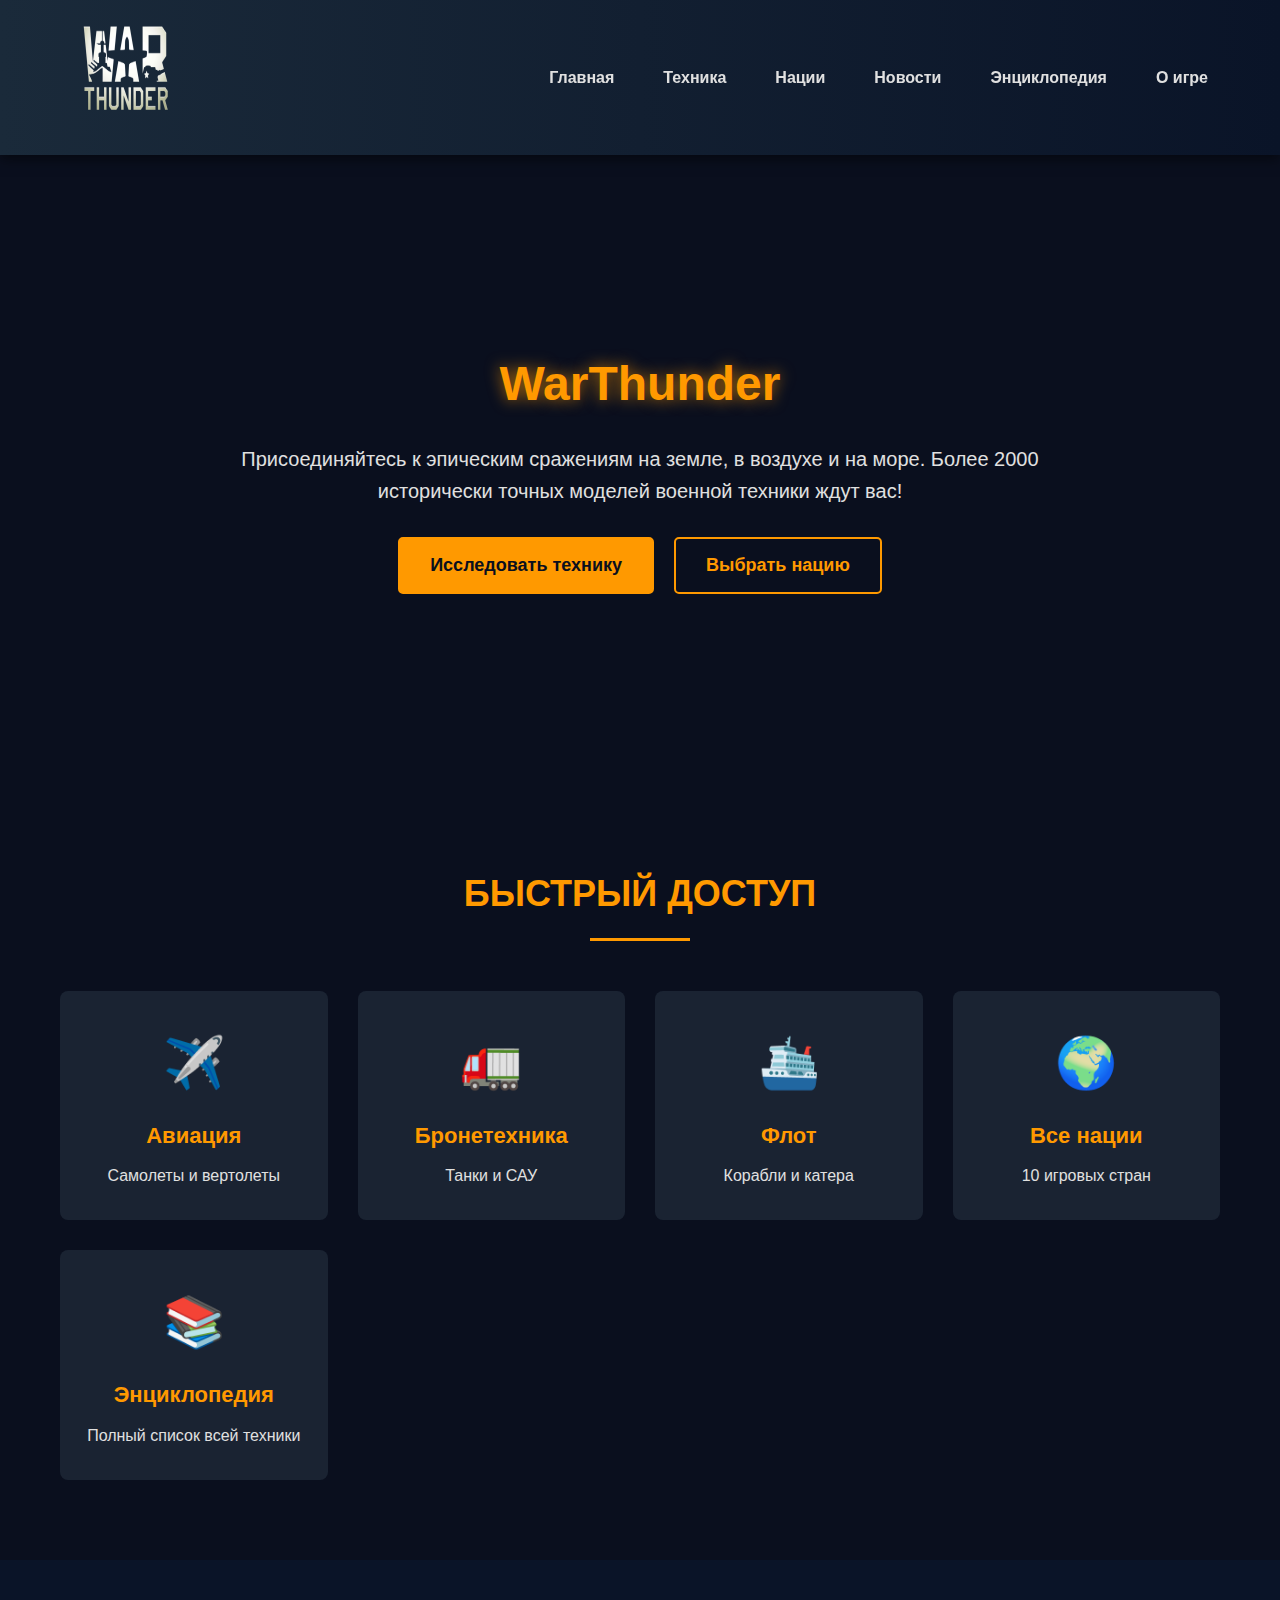
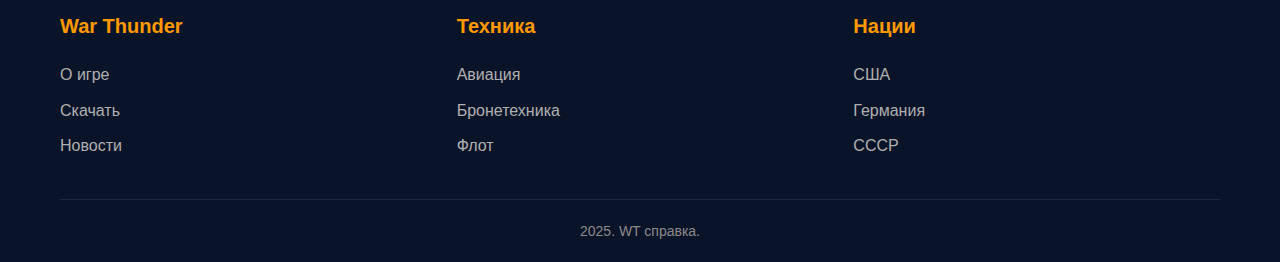
<file: index.html>
<!DOCTYPE html>
<html lang="ru">
<head>
    <meta charset="UTF-8">
    <meta name="viewport" content="width=device-width, initial-scale=1.0">
    <title>War Thunder - Главная страница</title>
    <link rel="stylesheet" href="style.css">
    <link rel="icon" type="image/png" href="image/maxresdefault.png">
</head>
<body>
    <!-- Шапка -->
    <header>
        <div class="container">
            <div class="header-content">
                <div class="logo">
                    <img src="image/maxresdefault.png" class="logowt">
                    <div class="logo-icon"></div>
                </div>
                <nav>
                    <ul>
                        <li><a href="index.html">Главная</a></li>
                        <li><a href="technique.html">Техника</a></li>
                        <li><a href="nations.html">Нации</a></li>
                        <li><a href="news.html">Новости</a></li>
                        <li><a href="aviation-wiki.html">Энциклопедия</a></li>
                        <li><a href="about.html">О игре</a></li>
                    </ul>
                </nav>
            </div>
        </div>
    </header>

    <!-- Герой секция -->
    <section class="hero">
        <div class="container">
            <div class="hero-content">
                <h2>WarThunder</h2>
                <p>Присоединяйтесь к эпическим сражениям на земле, в воздухе и на море. Более 2000 исторически точных моделей военной техники ждут вас!</p>
                <div class="button-group">
                    <a href="technique.html" class="btn">Исследовать технику</a>
                    <a href="nations.html" class="btn btn-secondary">Выбрать нацию</a>
                </div>
            </div>
        </div>
    </section>

    <!-- Быстрый доступ -->
    <section class="quick-access">
        <div class="container">
            <h2 class="section-title">БЫСТРЫЙ ДОСТУП</h2>
            <div class="access-grid">
                <a href="aviation-list.html" class="access-card">
                    <div class="access-icon">✈️</div>
                    <h3>Авиация</h3>
                    <p>Самолеты и вертолеты</p>
                </a>
                <a href="tanks-list.html" class="access-card">
                    <div class="access-icon">🚛</div>
                    <h3>Бронетехника</h3>
                    <p>Танки и САУ</p>
                </a>
                <a href="fleet-list.html" class="access-card">
                    <div class="access-icon">🛳️</div>
                    <h3>Флот</h3>
                    <p>Корабли и катера</p>
                </a>
                <a href="nations.html#nation" class="access-card">
                    <div class="access-icon">🌍</div>
                    <h3>Все нации</h3>
                    <p>10 игровых стран</p>
                     <a href="aviation-wiki.html" class="access-card">
        <div class="access-icon">📚</div>
        <h3>Энциклопедия</h3>
        <p>Полный список всей техники</p>
    </a>
                </a>
            </div>
        </div>
    </section>

    <footer>
        <div class="container">
            <div class="footer-content">
                <div class="footer-column">
                    <h3>War Thunder</h3>
                    <ul>
                        <li><a href="about.html">О игре</a></li>
                        <li><a href="download.html">Скачать</a></li>
                        <li><a href="news.html">Новости</a></li>
                    </ul>
                </div>
                <div class="footer-column">
                    <h3>Техника</h3>
                    <ul>
                        <li><a href="technique.html#aviation">Авиация</a></li>
                        <li><a href="technique.html#tanks">Бронетехника</a></li>
                        <li><a href="technique.html#fleet">Флот</a></li>
                    </ul>
                </div>
                <div class="footer-column">
                    <h3>Нации</h3>
                    <ul>
                        <li><a href="nations.html#usa">США</a></li>
                        <li><a href="nations.html#germany">Германия</a></li>
                        <li><a href="nations.html#ussr">СССР</a></li>
                    </ul>
                </div>
            </div>
            <div class="copyright">
                <p> 2025. WT справка.</p>
            </div>
        </div>
    </footer>
</body>
</html>
</file>
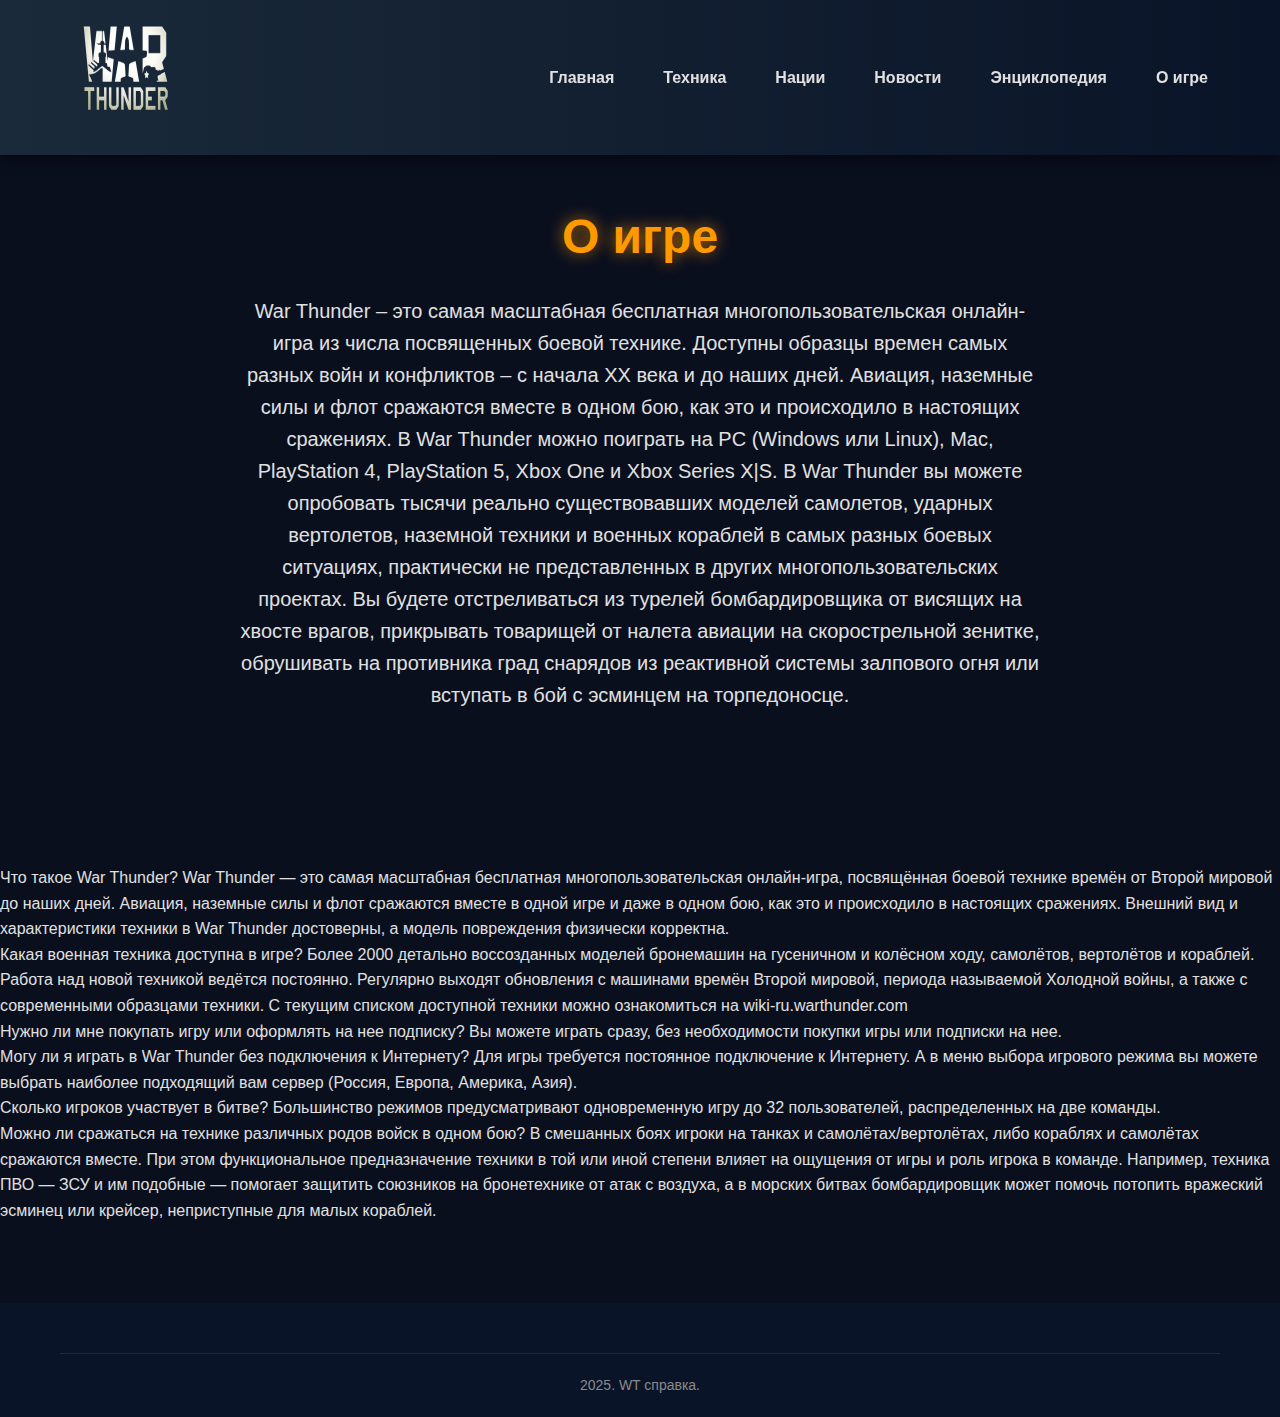
<file: about.html>
<!DOCTYPE html>
<html lang="ru">
<head>
    <meta charset="UTF-8">
    <meta name="viewport" content="width=device-width, initial-scale=1.0">
    <title>Техника - War Thunder</title>
    <link rel="stylesheet" href="style.css">
</head>
<body>
    <header>
        <div class="container">
            <div class="header-content">
                <div class="logo">
                    <img src="image/maxresdefault.png" class="logowt">
                    <div class="logo-icon"></div>
                </div>
                <nav>
                    <ul>
                        <li><a href="index.html">Главная</a></li>
                        <li><a href="technique.html">Техника</a></li>
                        <li><a href="nations.html">Нации</a></li>
                        <li><a href="news.html">Новости</a></li>
                        <li><a href="aviation-wiki.html">Энциклопедия</a></li>
                        <li><a href="about.html">О игре</a></li>
                    </ul>
                </nav>
            </div>
        </div>
    </header>

    <section class="hero">
        <div class="container">
            <div class="hero-content">
                <h2>О игре</h2>
                <p>War Thunder – это самая масштабная бесплатная многопользовательская онлайн-игра из числа посвященных боевой технике. Доступны образцы времен самых разных войн и конфликтов – с начала XX века и до наших дней. Авиация, наземные силы и флот сражаются вместе в одном бою, как это и происходило в настоящих сражениях. В War Thunder можно поиграть на PC (Windows или Linux), Mac, PlayStation 4, PlayStation 5, Xbox One и Xbox Series X|S.

В War Thunder вы можете опробовать тысячи реально существовавших моделей самолетов, ударных вертолетов, наземной техники и военных кораблей в самых разных боевых ситуациях, практически не представленных в других многопользовательских проектах. Вы будете отстреливаться из турелей бомбардировщика от висящих на хвосте врагов, прикрывать товарищей от налета авиации на скорострельной зенитке, обрушивать на противника град снарядов из реактивной системы залпового огня или вступать в бой с эсминцем на торпедоносце.</p>
            </div>
        </div>
    </section>
    <section>
        <p>Что такое War Thunder?
War Thunder — это самая масштабная бесплатная многопользовательская онлайн-игра, посвящённая боевой технике времён от Второй мировой до наших дней. Авиация, наземные силы и флот сражаются вместе в одной игре и даже в одном бою, как это и происходило в настоящих сражениях. Внешний вид и характеристики техники в War Thunder достоверны, а модель повреждения физически корректна.

<br>Какая военная техника доступна в игре?
Более 2000 детально воссозданных моделей бронемашин на гусеничном и колёсном ходу, самолётов, вертолётов и кораблей. Работа над новой техникой ведётся постоянно. Регулярно выходят обновления с машинами времён Второй мировой, периода называемой Холодной войны, а также с современными образцами техники.
С текущим списком доступной техники можно ознакомиться на wiki-ru.warthunder.com

<br>Нужно ли мне покупать игру или оформлять на нее подписку?
Вы можете играть сразу, без необходимости покупки игры или подписки на нее.

<br>Могу ли я играть в War Thunder без подключения к Интернету?
Для игры требуется постоянное подключение к Интернету. А в меню выбора игрового режима вы можете выбрать наиболее подходящий вам сервер (Россия, Европа, Америка, Азия).

<br>Сколько игроков участвует в битве?
Большинство режимов предусматривают одновременную игру до 32 пользователей, распределенных на две команды.

<br>Можно ли сражаться на технике различных родов войск в одном бою?
В смешанных боях игроки на танках и самолётах/вертолётах, либо кораблях и самолётах сражаются вместе. При этом функциональное предназначение техники в той или иной степени влияет на ощущения от игры и роль игрока в команде. Например, техника ПВО — ЗСУ и им подобные — помогает защитить союзников на бронетехнике от атак с воздуха, а в морских битвах бомбардировщик может помочь потопить вражеский эсминец или крейсер, неприступные для малых кораблей.</p>
    </section>
    <footer>
        <div class="container">
            <div class="copyright">
                <p> 2025. WT справка.</p>
            </div>
        </div>
    </footer>
</body>
</html>
</file>
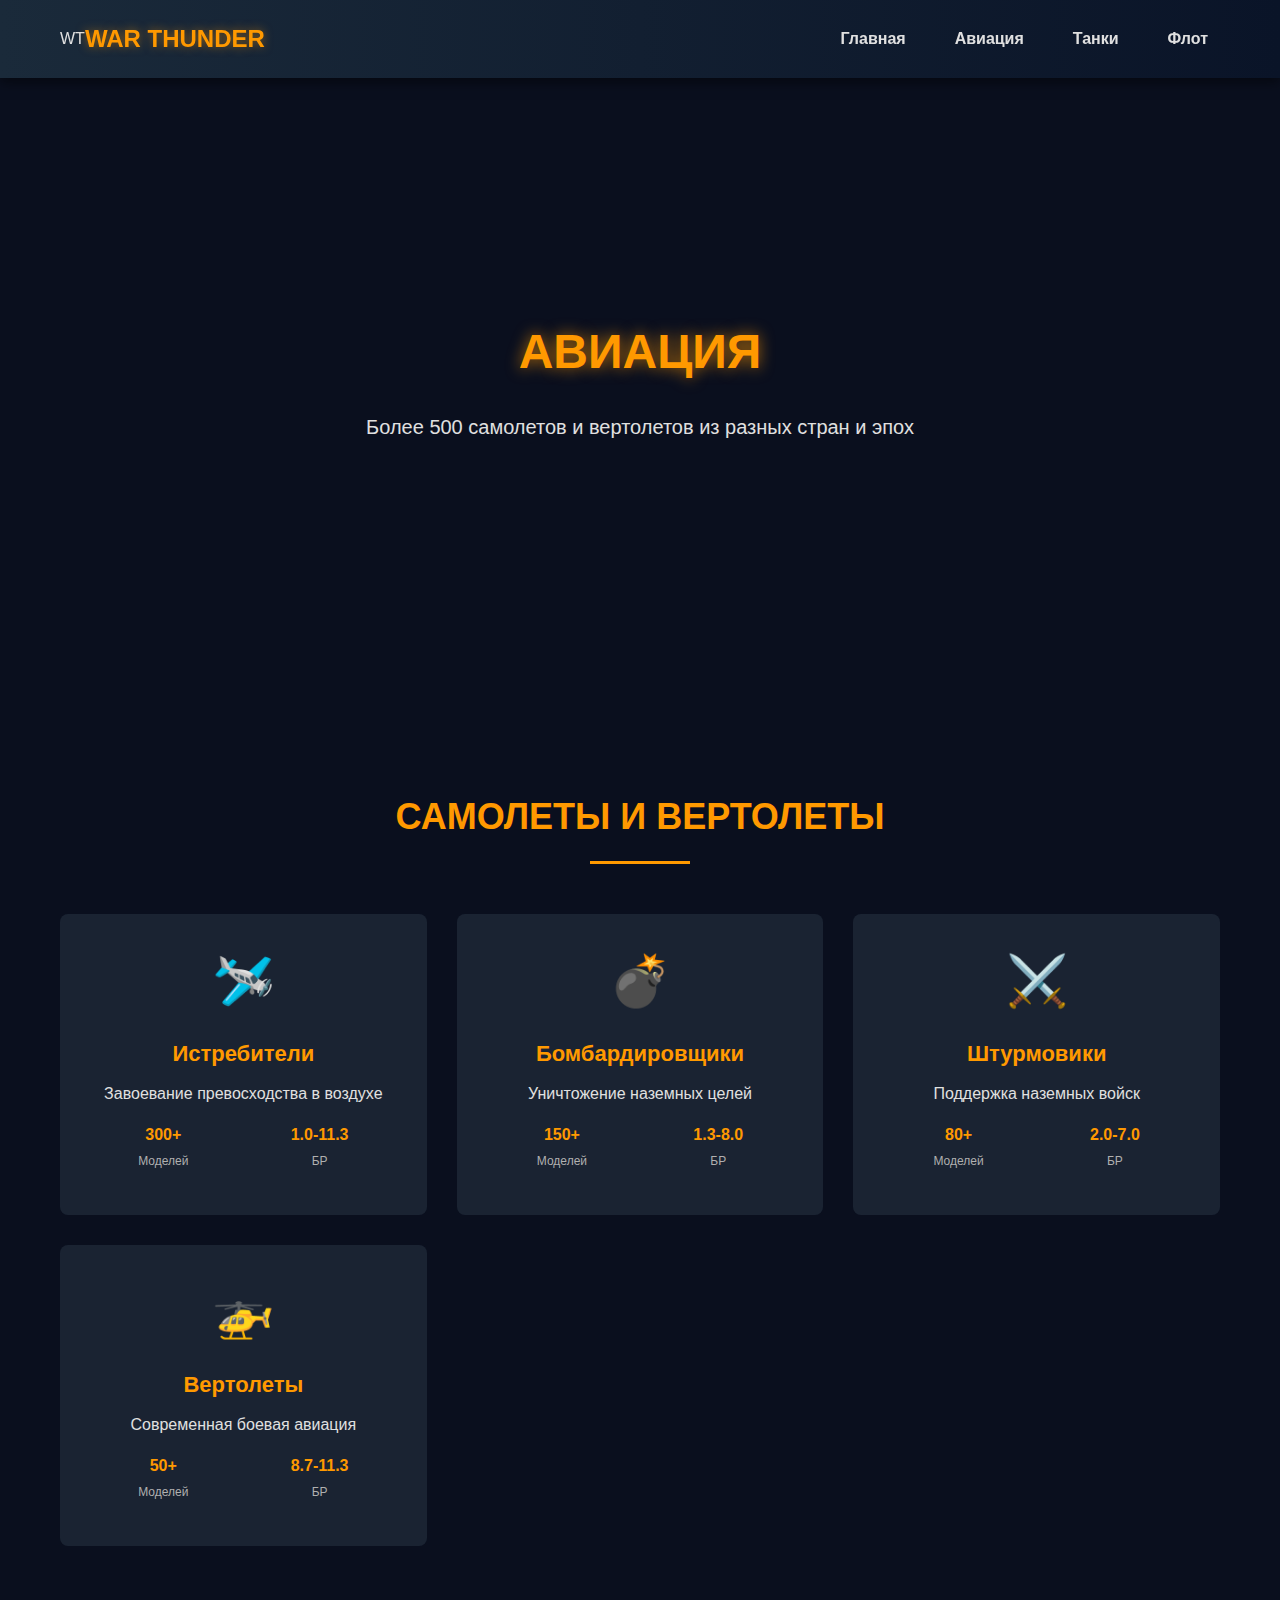
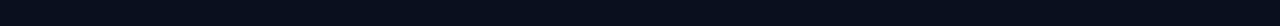
<file: aviation-list.html>
<!DOCTYPE html>
<html lang="ru">
<head>
    <meta charset="UTF-8">
    <meta name="viewport" content="width=device-width, initial-scale=1.0">
    <title>Авиация - War Thunder</title>
    <link rel="stylesheet" href="style.css">
    <style>
        .technique-grid {
            display: grid;
            grid-template-columns: repeat(auto-fit, minmax(300px, 1fr));
            gap: 30px;
            margin-top: 40px;
        }
        
        .technique-card {
            background-color: #1a2332;
            border-radius: 8px;
            padding: 25px;
            text-align: center;
            transition: all 0.3s ease;
            border: 2px solid transparent;
            cursor: pointer;
        }
        
        .technique-card:hover {
            transform: translateY(-5px);
            border-color: #ff9900;
            background-color: #233044;
        }
        
        .technique-icon {
            font-size: 50px;
            margin-bottom: 15px;
        }
        
        .technique-card h3 {
            font-size: 22px;
            margin-bottom: 10px;
            color: #ff9900;
        }
        
        .technique-stats {
            display: flex;
            justify-content: space-around;
            margin: 15px 0;
        }
        
        .technique-stat {
            text-align: center;
        }
        
        .stat-value {
            display: block;
            font-size: 16px;
            font-weight: bold;
            color: #ff9900;
        }
        
        .stat-label {
            font-size: 12px;
            color: #b0b0b0;
        }
    </style>
</head>
<body>
    <header>
        <div class="container">
            <div class="header-content">
                <div class="logo">
                    <div class="logo-icon">WT</div>
                    <h1>WAR THUNDER</h1>
                </div>
                <nav>
                    <ul>
                        <li><a href="index.html">Главная</a></li>
                        <li><a href="aviation-list.html">Авиация</a></li>
                        <li><a href="tanks-list.html">Танки</a></li>
                        <li><a href="fleet-list.html">Флот</a></li>
                    </ul>
                </nav>
            </div>
        </div>
    </header>

    <section class="hero">
        <div class="container">
            <div class="hero-content">
                <h2>АВИАЦИЯ</h2>
                <p>Более 500 самолетов и вертолетов из разных стран и эпох</p>
            </div>
        </div>
    </section>

    <section>
        <div class="container">
            <h2 class="section-title">САМОЛЕТЫ И ВЕРТОЛЕТЫ</h2>
            <div class="technique-grid">
                <!-- Истребители -->
                <div class="technique-card" onclick="window.location.href='vehicle-details.html?vehicle=истребители'">
                    <div class="technique-icon">🛩️</div>
                    <h3>Истребители</h3>
                    <p>Завоевание превосходства в воздухе</p>
                    <div class="technique-stats">
                        <div class="technique-stat">
                            <span class="stat-value">300+</span>
                            <span class="stat-label">Моделей</span>
                        </div>
                        <div class="technique-stat">
                            <span class="stat-value">1.0-11.3</span>
                            <span class="stat-label">БР</span>
                        </div>
                    </div>
                </div>

                <!-- Бомбардировщики -->
                <div class="technique-card" onclick="window.location.href='vehicle-details.html?vehicle=бомбардировщики'">
                    <div class="technique-icon">💣</div>
                    <h3>Бомбардировщики</h3>
                    <p>Уничтожение наземных целей</p>
                    <div class="technique-stats">
                        <div class="technique-stat">
                            <span class="stat-value">150+</span>
                            <span class="stat-label">Моделей</span>
                        </div>
                        <div class="technique-stat">
                            <span class="stat-value">1.3-8.0</span>
                            <span class="stat-label">БР</span>
                        </div>
                    </div>
                </div>

                <!-- Штурмовики -->
                <div class="technique-card" onclick="window.location.href='vehicle-details.html?vehicle=штурмовики'">
                    <div class="technique-icon">⚔️</div>
                    <h3>Штурмовики</h3>
                    <p>Поддержка наземных войск</p>
                    <div class="technique-stats">
                        <div class="technique-stat">
                            <span class="stat-value">80+</span>
                            <span class="stat-label">Моделей</span>
                        </div>
                        <div class="technique-stat">
                            <span class="stat-value">2.0-7.0</span>
                            <span class="stat-label">БР</span>
                        </div>
                    </div>
                </div>

                <!-- Вертолеты -->
                <div class="technique-card" onclick="window.location.href='vehicle-details.html?vehicle=вертолеты'">
                    <div class="technique-icon">🚁</div>
                    <h3>Вертолеты</h3>
                    <p>Современная боевая авиация</p>
                    <div class="technique-stats">
                        <div class="technique-stat">
                            <span class="stat-value">50+</span>
                            <span class="stat-label">Моделей</span>
                        </div>
                        <div class="technique-stat">
                            <span class="stat-value">8.7-11.3</span>
                            <span class="stat-label">БР</span>
                        </div>
                    </div>
                </div>
            </div>
        </div>
    </section>
</body>
</html>
</file>
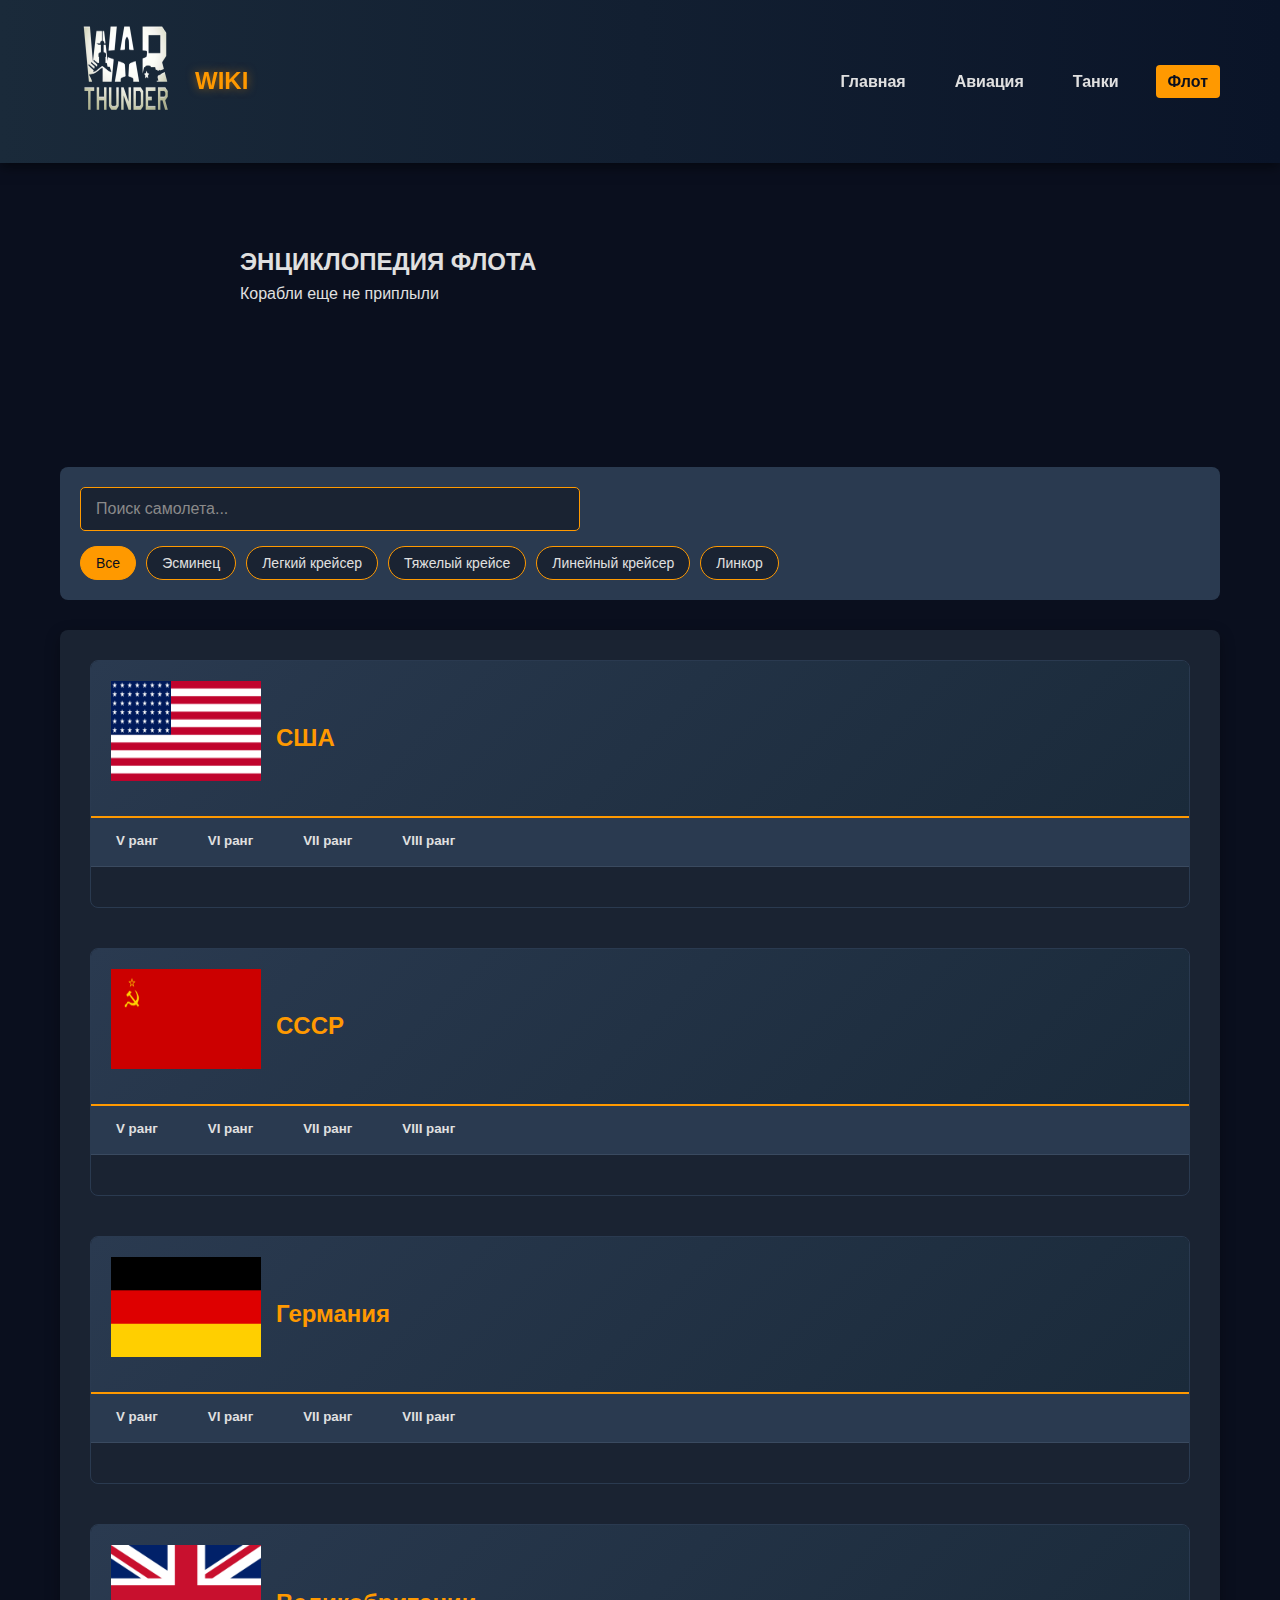
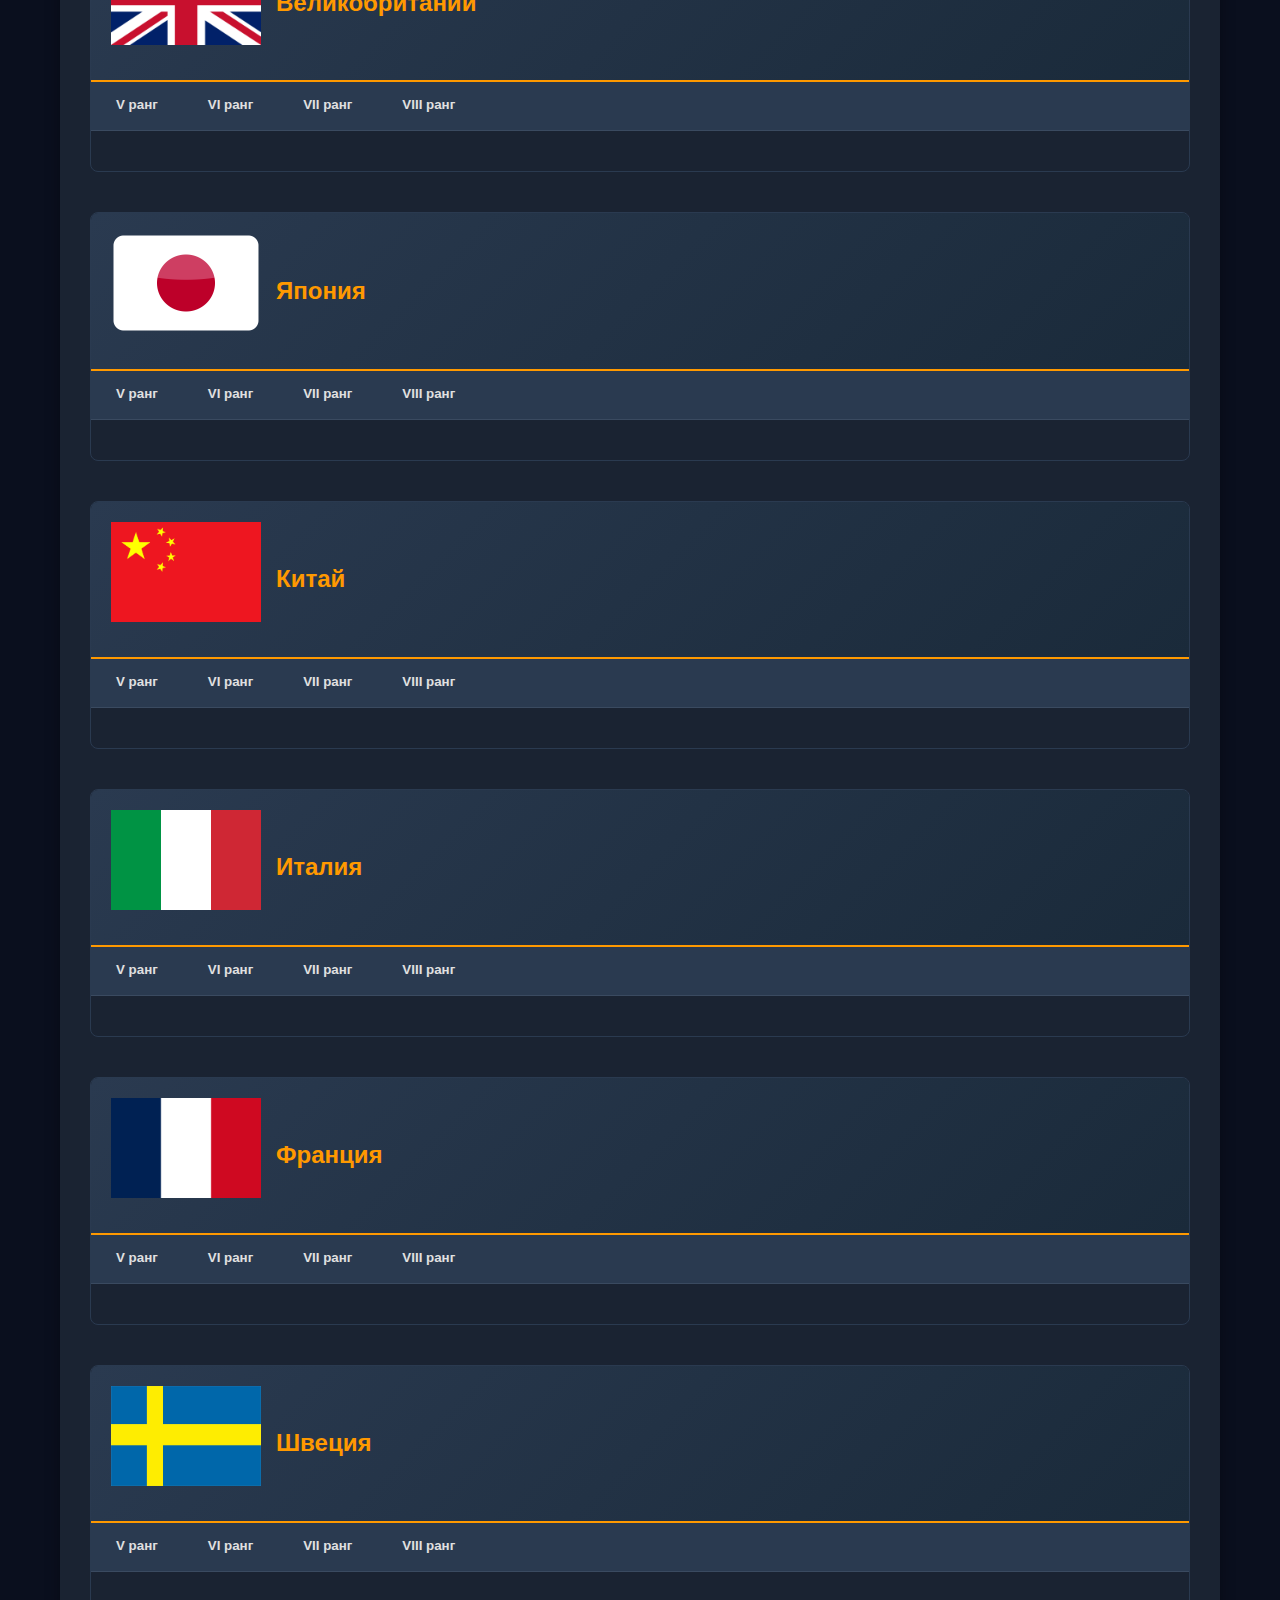
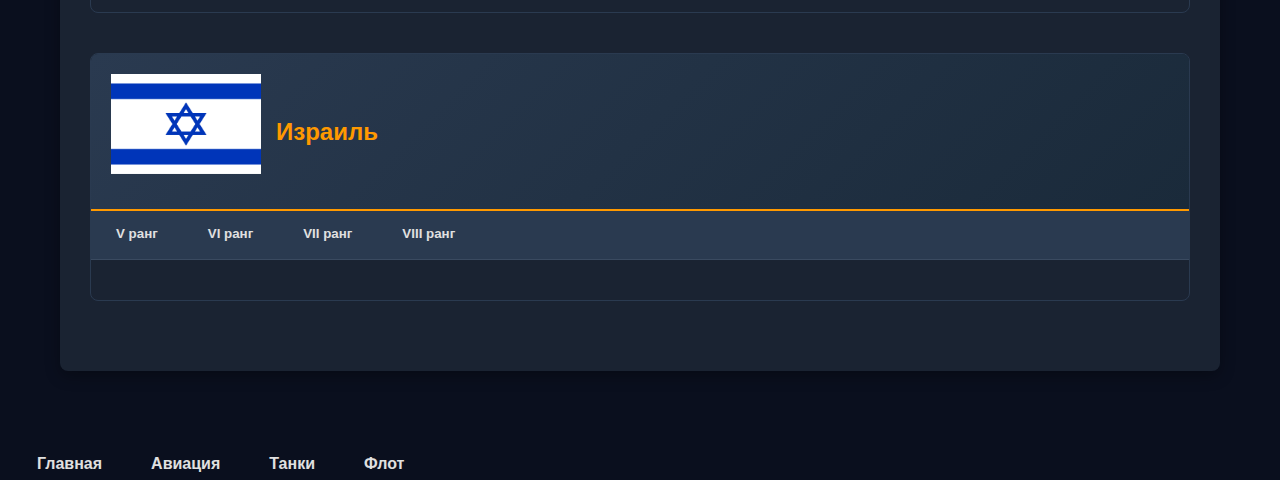
<file: fleet-wiki.html>
<!DOCTYPE html>
<html lang="ru">
<head>
    <meta charset="UTF-8">
    <meta name="viewport" content="width=device-width, initial-scale=1.0">
    <title>Авиация - War Thunder Wiki</title>
    <link rel="stylesheet" href="style.css">
    <link rel="icon" type="image/png" href="image/maxresdefault.png">
    <style>
        .wiki-container {
            background-color: #1a2332;
            border-radius: 8px;
            padding: 30px;
            margin-top: 30px;
            box-shadow: 0 5px 15px rgba(0, 0, 0, 0.3);
        }
        
        .nation-section {
            margin-bottom: 40px;
            border: 1px solid #2a3a50;
            border-radius: 8px;
            overflow: hidden;
        }
        
        .nation-header {
            background: linear-gradient(135deg, #2a3a50, #1a2a3a);
            padding: 20px;
            border-bottom: 2px solid #ff9900;
        }
        
        .nation-title {
            display: flex;
            align-items: center;
            gap: 15px;
            color: #ff9900;
            font-size: 24px;
            margin: 0;
        }
        .nation-flag {
            font-size: 32px;
        }
        
        .era-tabs {
            display: flex;
            background-color: #2a3a50;
            border-bottom: 1px solid #3a4a60;
            flex-wrap: wrap;
        }
        
        .era-tab {
            padding: 15px 25px;
            background: none;
            border: none;
            color: #e0e0e0;
            cursor: pointer;
            transition: all 0.3s ease;
            border-bottom: 3px solid transparent;
            font-weight: bold;
        }
        
        .era-tab:hover {
            background-color: #3a4a60;
        }
        
        .era-tab.active {
            background-color: #3a4a60;
            border-bottom-color: #ff9900;
            color: #ff9900;
        }
        
        .era-content {
            display: none;
            padding: 20px;
        }
        
        .era-content.active {
            display: block;
        }
        
        .vehicle-grid {
            display: grid;
            grid-template-columns: repeat(auto-fill, minmax(200px, 1fr));
            gap: 15px;
        }
        
        .vehicle-card {
            background-color: #2a3a50;
            border-radius: 6px;
            padding: 15px;
            text-align: center;
            transition: all 0.3s ease;
            border: 1px solid transparent;
            cursor: pointer;
        }
        
        .vehicle-card:hover {
            transform: translateY(-3px);
            border-color: #ff9900;
            background-color: #334663;
        }
        
        .vehicle-image {
            width: 100%;
            height: 80px;
            background-color: #3a4a60;
            border-radius: 4px;
            margin-bottom: 10px;
            display: flex;
            align-items: center;
            justify-content: center;
            font-size: 24px;
            color: #8a8a8a;
        }
        
        .vehicle-name {
            color: #ff9900;
            font-weight: bold;
            font-size: 14px;
            margin-bottom: 5px;
        }
        
        .vehicle-br {
            color: #e0e0e0;
            font-size: 12px;
            margin-bottom: 5px;
        }
        
        .vehicle-type {
            color: #8a8a8a;
            font-size: 11px;
        }
        
        .search-section {
            background-color: #2a3a50;
            padding: 20px;
            border-radius: 8px;
            margin-bottom: 30px;
        }
        
        .search-box {
            width: 100%;
            max-width: 500px;
            padding: 12px 15px;
            background-color: #1a2332;
            border: 1px solid #ff9900;
            border-radius: 5px;
            color: #e0e0e0;
            font-size: 16px;
        }
        
        .search-box::placeholder {
            color: #8a8a8a;
        }
        
        .category-filters {
            display: flex;
            gap: 10px;
            margin-top: 15px;
            flex-wrap: wrap;
        }
        
        .category-filter {
            background-color: #1a2332;
            border: 1px solid #ff9900;
            color: #e0e0e0;
            padding: 8px 15px;
            border-radius: 20px;
            cursor: pointer;
            transition: all 0.3s ease;
            font-size: 14px;
        }
        
        .category-filter.active {
            background-color: #ff9900;
            color: #0a0f1e;
        }
        
        .category-filter:hover {
            background-color: #ff9900;
            color: #0a0f1e;
        }
    </style>
</head>
<body>
    <header>
        <div class="container">
            <div class="header-content">
                <div class="logo">
                    <div class="logo-icon"><img src="image/maxresdefault.png" class="logowt"></div>
                    <h1>WIKI</h1>
                </div>
                <nav>
                    <ul>
                        <li><a href="index.html">Главная</a></li>
                        <li><a href="aviation-wiki.html">Авиация</a></li>
                        <li><a href="tanks-wiki.html">Танки</a></li>
                        <li><a href="fleet-wiki.html" style="background-color: #ff9900; color: #0a0f1e;">Флот</a></li>
                    </ul>
                </nav>
            </div>
        </div>
    </header>

    <section class="fleetwiki">
        <div class="container">
            <div class="hero-content">
                <h2>ЭНЦИКЛОПЕДИЯ ФЛОТА</h2>
                <p>Корабли еще не приплыли</p>
            </div>
        </div>
    </section>

    <section>
        <div class="container">
            <div class="search-section">
                <input type="text" class="search-box" placeholder="Поиск самолета..." id="searchInput">
                <div class="category-filters">
                    <button class="category-filter active" data-category="all">Все</button>
                    <button class="category-filter" data-category="ht">Эсминец</button>
                    <button class="category-filter" data-category="mt">Легкий крейсер</button>
                    <button class="category-filter" data-category="lt">Тяжелый крейсе</button>
                    <button class="category-filter" data-category="sau">Линейный крейсер</button>
                    <button class="category-filter" data-category="zsu">Линкор</button>
                </div>
            </div>

            <div class="wiki-container">
                <!-- США -->
              <div class="nation-section">
                    <div class="nation-header">
                        <h2 class="nation-title">
                            <span class="nation-flag"><img src="image/Flag_of_the_United_States_(1912-1959).svg.png" class="flag"></span>
                            США
                        </h2>
                    </div>
                    
                    <div class="era-tabs">
                        <button class="era-tab" data-era="usa-era5">V ранг</button>
                        <button class="era-tab" data-era="usa-era6">VI ранг</button>
                        <button class="era-tab" data-era="usa-era7">VII ранг</button>
                        <button class="era-tab" data-era="usa-era8">VIII ранг</button>
                    </div>
                    <div class="era-content"id="usa-era6">
                        <div class="vehicle-grid">
                        </div>
                    </div>
                    <div class="era-content"id="usa-era7">
                        <div class="vehicle-grid">
                        </div>
                    </div>
                    <div class="era-content active" id="usa-era8">
                        <div class="vehicle-grid">
                        
                        </div>
                    </div>
                </div>

                <!-- СССР -->
                <div class="nation-section">
                    <div class="nation-header">
                        <h2 class="nation-title">
                            <span class="nation-flag"><img src="image/Flag_of_Russian_Federation_(2022_proposal).png" class="flag"></span>
                            СССР
                        </h2>
                    </div>
                    
                    <div class="era-tabs">
                        <button class="era-tab" data-era="ussr-era5">V ранг</button>
                        <button class="era-tab" data-era="ussr-era6">VI ранг</button>
                        <button class="era-tab" data-era="ussr-era7">VII ранг</button>
                        <button class="era-tab" data-era="ussr-era8">VIII ранг</button>
                    </div>
                    <div class="era-content" id="ussr-era7">
                    </div>
                    <div class="era-content active" id="ussr-era8">
                        <div class="vehicle-grid">

                        </div>
                    </div>
                </div>

                <!-- Германия -->
                <div class="nation-section">
                    <div class="nation-header">
                        <h2 class="nation-title">
                            <span class="nation-flag"><img src="image/Flag_of_Germany.svg.png" class="flag"></span>
                            Германия
                        </h2>
                    </div>
                    
                    <div class="era-tabs">
                        <button class="era-tab" data-era="germany-era5">V ранг</button>
                        <button class="era-tab" data-era="germany-era6">VI ранг</button>
                        <button class="era-tab" data-era="germany-era7">VII ранг</button>
                        <button class="era-tab" data-era="germany-era8">VIII ранг</button>
                    </div>
                    
                    <div class="era-content active" id="germany-era8">
                        <div class="vehicle-grid">
                          
                                </div>
                        </div>
                    </div>
                    <!-- Великобритания -->
                    <div class="nation-section">
                    <div class="nation-header">
                        <h2 class="nation-title">
                            <span class="nation-flag"><img src="image/Flag_of_Great_Britain_4_by_3.png" class="flag"></span>
                            Великобритании
                        </h2>
                    </div>
                    
                    <div class="era-tabs">
                        <button class="era-tab" data-era="uk-era5">V ранг</button>
                        <button class="era-tab" data-era="uk-era6">VI ранг</button>
                        <button class="era-tab" data-era="uk-era7">VII ранг</button>
                        <button class="era-tab" data-era="uk-era8">VIII ранг</button>
                    </div>
                    
                    <div class="era-content active" id="uk-era8">
                        <div class="vehicle-grid">
                       
                        </div>
                    </div>
                    </div>
                    <!-- Япония -->
                    <div class="nation-section">
                    <div class="nation-header">
                        <h2 class="nation-title">
                            <span class="nation-flag"><img src="image/Japan_-_Rounded_Rectangle.svg.png" class="flag"></span>
                            Япония
                        </h2>
                    </div>
                    
                    <div class="era-tabs">
                        <button class="era-tab" data-era="japan-era5">V ранг</button>
                        <button class="era-tab" data-era="japan-era6">VI ранг</button>
                        <button class="era-tab" data-era="japan-era7">VII ранг</button>
                        <button class="era-tab" data-era="japank-era8">VIII ранг</button>
                    </div>
                    
                    <div class="era-content active" id="japan-era8">
                        <div class="vehicle-grid">
                       
                        </div>
                    </div>
                    </div>
                    <!-- Китай -->
                    <div class="nation-section">
                    <div class="nation-header">
                        <h2 class="nation-title">
                            <span class="nation-flag"><img src="image/Flag_of_the_People's_Republic_of_China.svg.png" class="flag"></span>
                            Китай
                        </h2>
                    </div>
                    
                    <div class="era-tabs">
                        <button class="era-tab" data-era="china-era5">V ранг</button>
                        <button class="era-tab" data-era="china-era6">VI ранг</button>
                        <button class="era-tab" data-era="china-era7">VII ранг</button>
                        <button class="era-tab" data-era="china-era8">VIII ранг</button>
                    </div>
                    
                    <div class="era-content active" id="china-era8">
                        <div class="vehicle-grid">
                       
                        </div>
                    </div>
                    </div>
                    <!-- Италия -->
                    <div class="nation-section">
                    <div class="nation-header">
                        <h2 class="nation-title">
                            <span class="nation-flag"><img src="image/Flag_of_Italy.svg.png" class="flag"></span>
                            Италия
                        </h2>
                    </div>
                    
                    <div class="era-tabs">
                        <button class="era-tab" data-era="italy-era5">V ранг</button>
                        <button class="era-tab" data-era="italy-era6">VI ранг</button>
                        <button class="era-tab" data-era="italy-era7">VII ранг</button>
                        <button class="era-tab" data-era="italy-era8">VIII ранг</button>
                    </div>
                    
                    <div class="era-content active" id="italy-era8">
                        <div class="vehicle-grid">
                       
                        </div>
                    </div>
                    </div>
                    <!-- Франция -->
                    <div class="nation-section">
                    <div class="nation-header">
                        <h2 class="nation-title">
                            <span class="nation-flag"><img src="image/Flag_of_France.svg.png" class="flag"></span>
                            Франция
                        </h2>
                    </div>
                    
                    <div class="era-tabs">
                        <button class="era-tab" data-era="french-era5">V ранг</button>
                        <button class="era-tab" data-era="french-era6">VI ранг</button>
                        <button class="era-tab" data-era="french-era7">VII ранг</button>
                        <button class="era-tab" data-era="french-era8">VIII ранг</button>
                    </div>
                    
                    <div class="era-content active" id="french-era8">
                        <div class="vehicle-grid">
                       
                        </div>
                    </div>
                    </div>
                    <!-- Швеция -->
                    <div class="nation-section">
                    <div class="nation-header">
                        <h2 class="nation-title">
                            <span class="nation-flag"><img src="image/sweden.jpg" class="flag"></span>
                            Швеция
                        </h2>
                    </div>
                    
                    <div class="era-tabs">
                        <button class="era-tab" data-era="sweeden-era5">V ранг</button>
                        <button class="era-tab" data-era="sweeden-era6">VI ранг</button>
                        <button class="era-tab" data-era="sweeden-era7">VII ранг</button>
                        <button class="era-tab" data-era="sweeden-era8">VIII ранг</button>
                    </div>
                    
                    <div class="era-content active" id="sweeden-era8">
                        <div class="vehicle-grid">
                       
                        </div>
                    </div>
                    </div>
                    <!-- Израиль -->
                    <div class="nation-section">
                    <div class="nation-header">
                        <h2 class="nation-title">
                            <span class="nation-flag"><img src="image/Flag_of_Israel.svg.png" class="flag"></span>
                            Израиль
                        </h2>
                    </div>
                    
                    <div class="era-tabs">
                        <button class="era-tab" data-era="israel-era5">V ранг</button>
                        <button class="era-tab" data-era="israel-era6">VI ранг</button>
                        <button class="era-tab" data-era="israel-era7">VII ранг</button>
                        <button class="era-tab" data-era="israel-era8">VIII ранг</button>
                    </div>
                    <div class="era-content active" id="israel-era8">
                        <div class="vehicle-grid">
                        </div>
                    </div>
                </div>
            </div>
        </div>
    </section>
    <script>
        // Табы эпох
        document.addEventListener('DOMContentLoaded', function() {
            // Переключение эпох
            const eraTabs = document.querySelectorAll('.era-tab');
            eraTabs.forEach(tab => {
                tab.addEventListener('click', function() {
                    const nationSection = this.closest('.nation-section');
                    const eraId = this.getAttribute('data-era');
                    
                    // Деактивируем все табы в этой нации
                    nationSection.querySelectorAll('.era-tab').forEach(t => t.classList.remove('active'));
                    nationSection.querySelectorAll('.era-content').forEach(c => c.classList.remove('active'));
                    
                    // Активируем выбранный
                    this.classList.add('active');
                    document.getElementById(eraId).classList.add('active');
                });
            });
            
            // Фильтрация по категориям
            const categoryFilters = document.querySelectorAll('.category-filter');
            categoryFilters.forEach(filter => {
                filter.addEventListener('click', function() {
                    const category = this.getAttribute('data-category');
                    
                    // Активная кнопка
                    categoryFilters.forEach(f => f.classList.remove('active'));
                    this.classList.add('active');
                    
                    // Фильтрация карточек
                    const allCards = document.querySelectorAll('.vehicle-card');
                    allCards.forEach(card => {
                        if (category === 'all' || card.getAttribute('data-type') === category) {
                            card.style.display = 'block';
                        } else {
                            card.style.display = 'none';
                        }
                    });
                });
            });
            
            // Поиск
            const searchInput = document.getElementById('searchInput');
            searchInput.addEventListener('input', function() {
                const searchText = this.value.toLowerCase();
                const allCards = document.querySelectorAll('.vehicle-card');
                
                allCards.forEach(card => {
                    const vehicleName = card.querySelector('.vehicle-name').textContent.toLowerCase();
                    if (vehicleName.includes(searchText)) {
                        card.style.display = 'block';
                    } else {
                        card.style.display = 'none';
                    }
                });
            });
            
            // Клик по карточке
            const vehicleCards = document.querySelectorAll('.vehicle-card');
            vehicleCards.forEach(card => {
                card.addEventListener('click', function() {
                    const vehicleName = this.querySelector('.vehicle-name').textContent;
                    const vehicleId = vehicleName.toLowerCase().replace(/\s+/g, '-');
                    window.location.href = `vehicle-details.html?vehicle=${vehicleId}`;
                });
            });
        });
    </script>
    <nav>
    <ul>
        <li><a href="index.html">Главная</a></li>
        <li><a href="aviation-wiki.html">Авиация</a></li>
        <li><a href="tanks-wiki.html" class="nav-active">Танки</a></li>
        <li><a href="fleet-wiki.html">Флот</a></li>
    </ul>
    </nav>
</body>
</html>
</file>
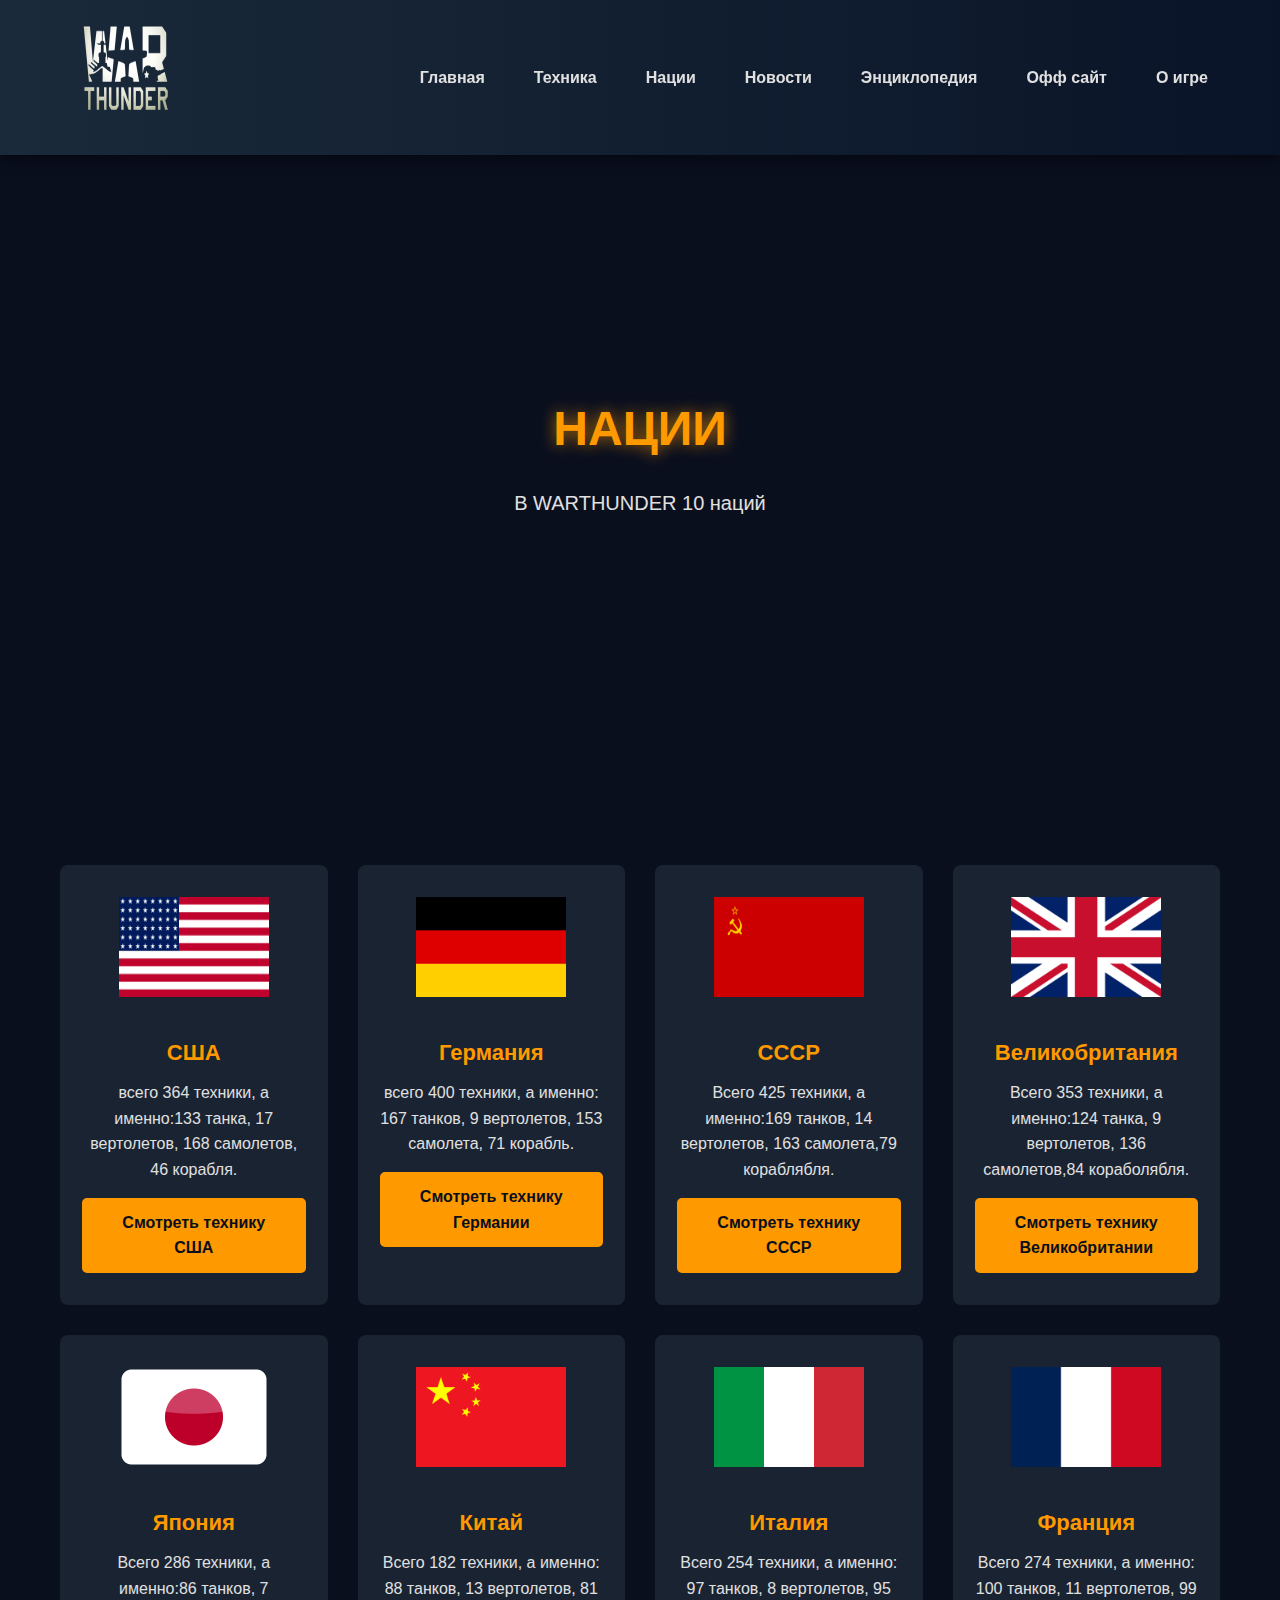
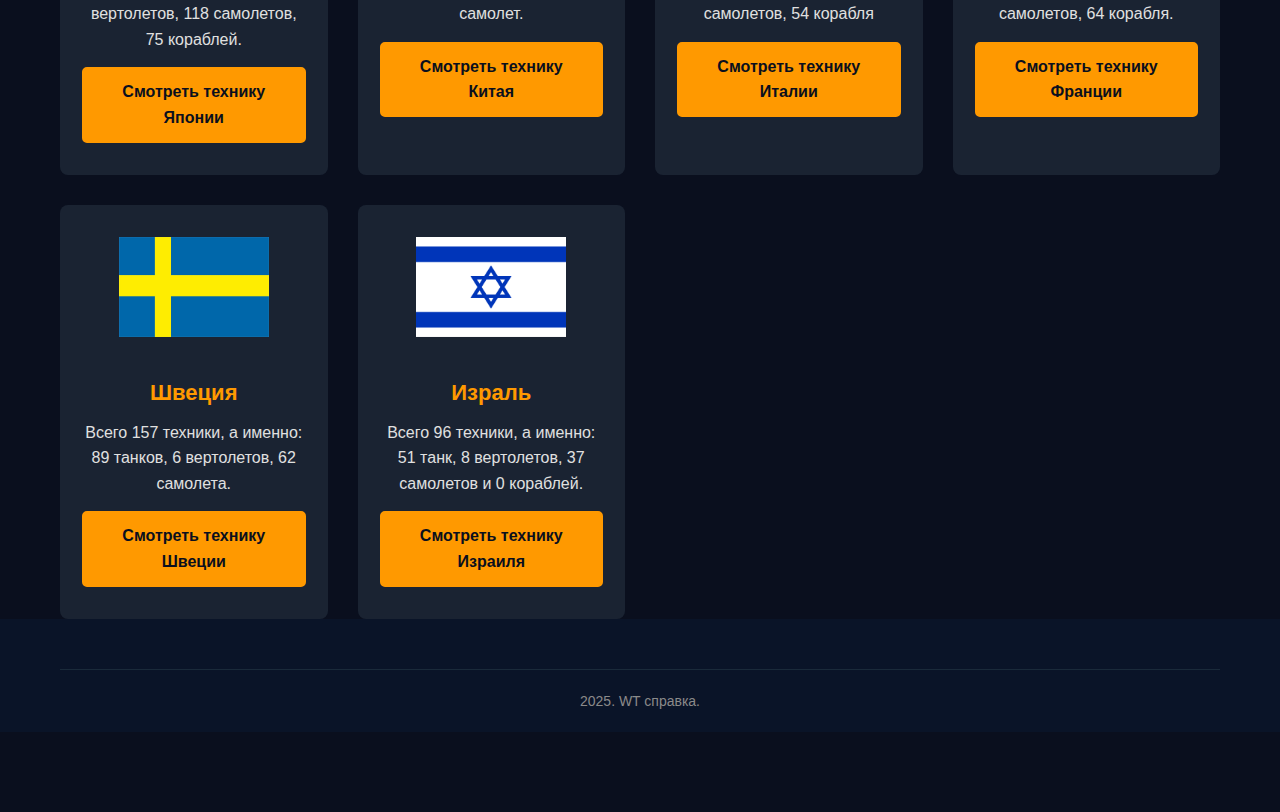
<file: nations.html>
<!DOCTYPE html>
<html lang="ru">
<head>
    <meta charset="UTF-8">
    <meta name="viewport" content="width=device-width, initial-scale=1.0">
    <title>Техника - War Thunder</title>
    <link rel="stylesheet" href="style.css">
    <link rel="icon" type="image/png" href="image/maxresdefault.png">
</head>
<body>
    <header>
        <div class="container">
            <div class="header-content">
                <div class="logo">
                    <img src="image/maxresdefault.png" class="logowt">
                    <div class="logo-icon"></div>
                </div>
                <nav>
                    <ul>
                        <li><a href="index.html">Главная</a></li>
                        <li><a href="technique.html">Техника</a></li>
                        <li><a href="nations.html">Нации</a></li>
                        <li><a href="news.html">Новости</a></li>
                        <li><a href="aviation-wiki.html">Энциклопедия</a></li>
                        <li><a href="https://warthunder.com/ru">Офф сайт</a></li>
                        <li><a href="about.html">О игре</a></li>
                    </ul>
                </nav>
            </div>
        </div>
    </header>

    <section class="hero">
        <div class="container">
            <div class="hero-content">
                <h2>НАЦИИ</h2>
                <p>В WARTHUNDER 10 наций </p>
            </div>
        </div>
    </section>
<section id="aviation">
        <div class="container">
            <div class="access-grid">
                <div class="access-card">
                    <div class="access-icon"><img src="image/Flag_of_the_United_States_(1912-1959).svg.png" class="flag"></div>
                    <h3>США</h3>
                    <p>всего 364 техники, а именно:133 танка, 17 вертолетов, 168 самолетов, 46 корабля.</p>
                    <a href="technique.html?nation=usa" class="view-technique-btn">Смотреть технику США</a>
                </div>
                <div class="access-card">
                    <div class="access-icon"><img src="image/Flag_of_Germany.svg.png" class="flag"></div>
                    <h3>Германия</h3>
                    <p>всего 400 техники, а именно: 167 танков, 9 вертолетов, 153 самолета, 71 корабль.</p>
                    <a href="technique.html?nation=germany" class="view-technique-btn">Смотреть технику Германии</a>
                </div>
                <div class="access-card">
                    <div class="access-icon"><img src="image/Flag_of_Russian_Federation_(2022_proposal).png" class="flag"></div>
                    <h3>СССР</h3>
                    <p>Всего 425 техники, а именно:169 танков, 14 вертолетов, 163 самолета,79 кораблябля.</p>
                    <a href="technique.html?nation=ussr" class="view-technique-btn">Смотреть технику СССР</a>
                </div>
                <div class="access-card">
                    <div class="access-icon"><img src="image/Flag_of_Great_Britain_4_by_3.png" class="flag"></div>
                    <h3>Великобритания</h3>
                    <p>Всего 353 техники, а именно:124 танка, 9 вертолетов, 136 самолетов,84 кораболябля.</p>
                    <a href="technique.html?nation=uk" class="view-technique-btn">Смотреть технику Великобритании</a>
                </div>
                <div class="access-card">
                    <div class="access-icon"><img src="image/Japan_-_Rounded_Rectangle.svg.png" class="flag"></div>
                    <h3>Япония</h3>
                    <p>Всего 286 техники, а именно:86 танков, 7 вертолетов, 118 самолетов, 75 кораблей.</p>
                    <a href="technique.html?nation=japan" class="view-technique-btn">Смотреть технику Японии</a>
                </div>
                <div class="access-card">
                    <div class="access-icon"><img src="image/Flag_of_the_People's_Republic_of_China.svg.png" class="flag"></div>
                    <h3>Китай</h3>
                    <p>Всего 182 техники, а именно: 88 танков, 13 вертолетов, 81 самолет.</p>
                    <a href="technique.html?nation=china" class="view-technique-btn">Смотреть технику Китая</a>
                </div>
                <div class="access-card">
                    <div class="access-icon"><img src="image/Flag_of_Italy.svg.png" class="flag"></div>
                    <h3>Италия</h3>
                    <p>Всего 254 техники, а именно: 97 танков, 8 вертолетов, 95 самолетов, 54 корабля</p>
                    <a href="technique.html?nation=usa" class="view-technique-btn">Смотреть технику Италии</a>
                </div>
                <div class="access-card">
                    <div class="access-icon"><img src="image/Flag_of_France.svg.png" class="flag"></div>
                    <h3>Франция</h3>
                    <p>Всего 274 техники, а именно: 100 танков, 11 вертолетов, 99 самолетов, 64 корабля.</p>
                    <a href="technique.html?nation=usa" class="view-technique-btn">Смотреть технику Франции</a>
                </div>
                <div class="access-card">
                    <div class="access-icon"><img src="image/sweden.jpg" class="flag"></div>
                    <h3>Швеция</h3>
                    <p>Всего 157 техники, а именно: 89 танков, 6 вертолетов, 62 самолета.</p>
                    <a href="technique.html?nation=usa" class="view-technique-btn">Смотреть технику Швеции</a>
                </div>
                <div class="access-card">
                    <div class="access-icon"><img src="image/Flag_of_Israel.svg.png" class="flag"></div>
                    <h3>Израль</h3>
                    <p>Всего 96 техники, а именно: 51 танк, 8 вертолетов, 37 самолетов и 0 кораблей.</p>
                    <a href="technique.html?nation=usa" class="view-technique-btn">Смотреть технику Израиля</a>
                </div>
            </div>
        </div>
    <footer>
        <div class="container">
            <div class="copyright">
                <p> 2025. WT справка.</p>
            </div>
        </div>
    </footer>
</body>
</html>
</file>
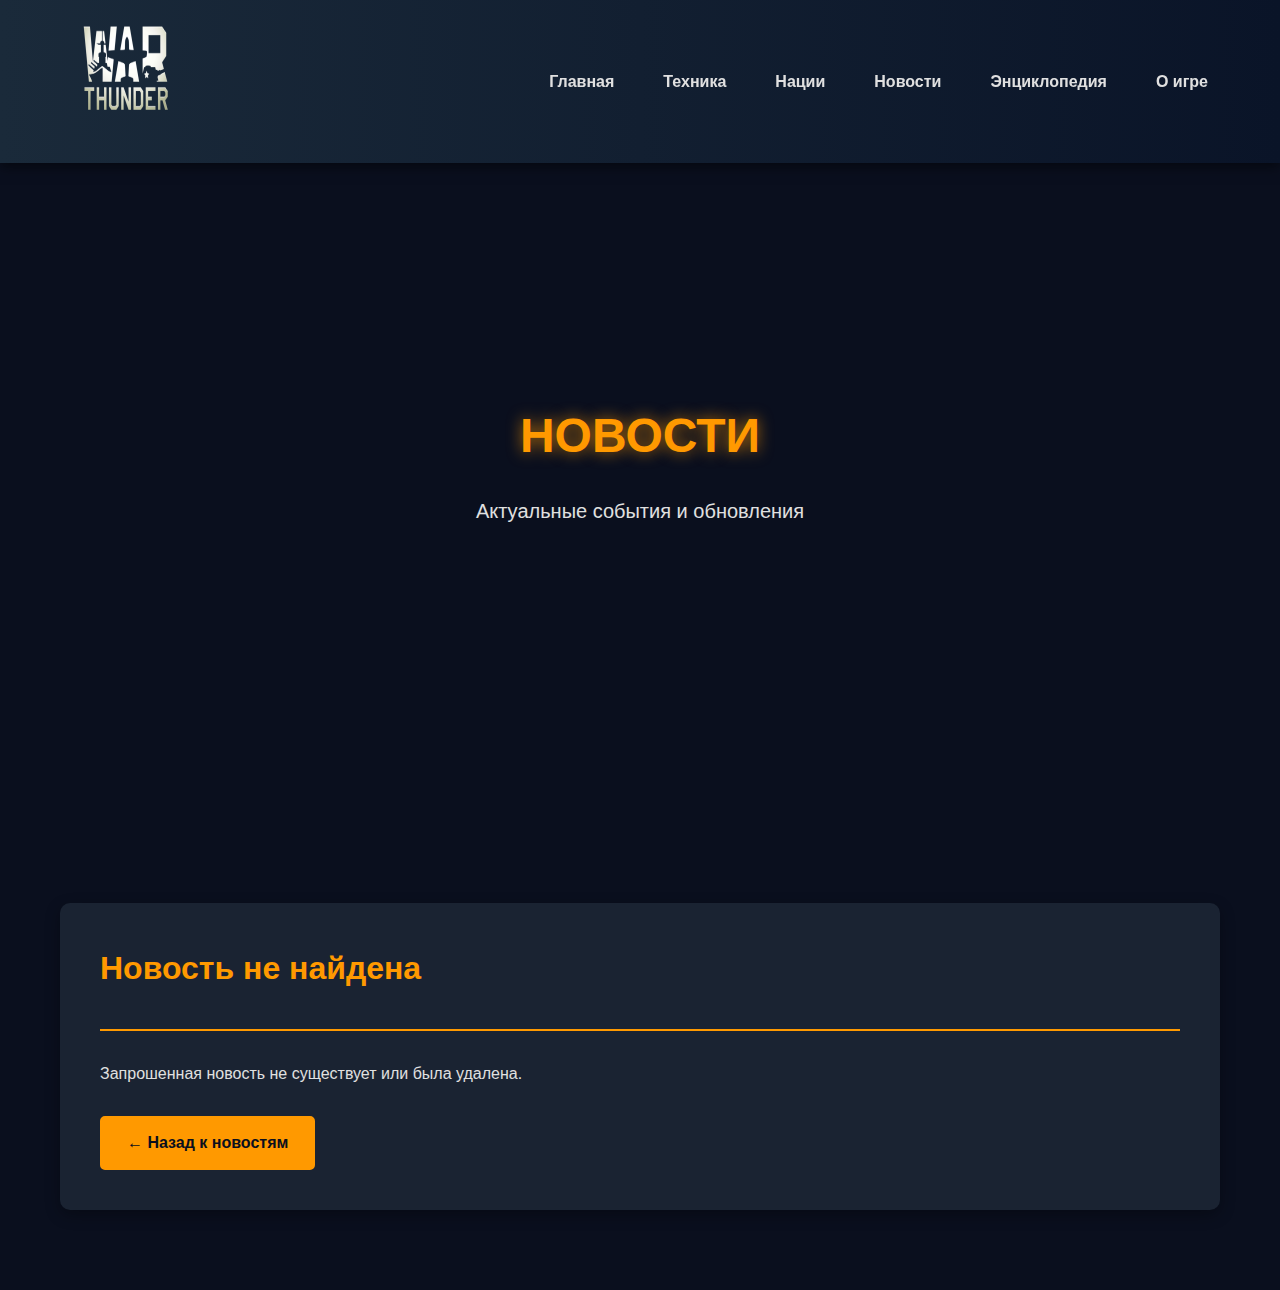
<file: news-details.html>
<!DOCTYPE html>
<html lang="ru">
<head>
    <meta charset="UTF-8">
    <meta name="viewport" content="width=device-width, initial-scale=1.0">
    <title>Новость - War Thunder</title>
    <link rel="stylesheet" href="style.css">
    <link rel="icon" type="image/png" href="image/maxresdefault.png">
    <style>
        .news-detail {
            background-color: #1a2332;
            border-radius: 10px;
            padding: 40px;
            margin-top: 30px;
            box-shadow: 0 5px 15px rgba(0, 0, 0, 0.3);
        }
        
        .news-header {
            border-bottom: 2px solid #ff9900;
            padding-bottom: 20px;
            margin-bottom: 30px;
        }
        
        .news-date {
            color: #8a8a8a;
            font-size: 14px;
            margin-bottom: 10px;
        }
        
        .news-title {
            color: #ff9900;
            font-size: 32px;
            margin-bottom: 15px;
        }
        
        .news-image {
            width: 100%;
            height: 535px;
            background-color: #2a3a50;
            border-radius: 8px;
            margin: 30px 0;
            display: flex;
            align-items: center;
            justify-content: center;
            font-size: 48px;
            color: #8a8a8a;
        }
        
        .news-content {
            line-height: 1.8;
            color: #e0e0e0;
            font-size: 16px;
        }
        
        .news-content p {
            margin-bottom: 20px;
        }
        
        .back-btn {
            display: inline-flex;
            align-items: center;
            gap: 8px;
            background-color: #ff9900;
            color: #0a0f1e;
            padding: 12px 25px;
            border-radius: 5px;
            text-decoration: none;
            font-weight: bold;
            margin-top: 30px;
            transition: all 0.3s ease;
            border: 2px solid #ff9900;
        }
        
        .back-btn:hover {
            background-color: transparent;
            color: #ff9900;
        }
        .attention{
            width: 1080px;
            height: 80px;
            background-color: #2a3a50;
            border-radius: 6px;
            margin: 30px 0;
            align-items: center;
            justify-content: center;
            font-size: 20px;
            color: #8a8a8a;
            -webkit-text-fill-color: aliceblue;
        }
        .nametech{
             width: 1080px;
            height: 40px;
            background-color: #3b4c63;
            border-radius: 6px;
            margin: 30px 0;
            align-items: center;
            justify-content: center;
            font-size: 20px;
            color: #8a8a8a;
            -webkit-text-fill-color: aliceblue;
        }
        .techphoto{
            width: 400px;
            height: 250px;
        }
        .videlenie{
             color: #ffffff;
            font-size: 32px;
            margin-bottom: 15px;
        }
    </style>
</head>
<body>
    <header>
        <div class="container">
            <div class="header-content">
                <div class="logo">
                    <div class="logo-icon"><img src="image/maxresdefault.png" class="logowt"></div>
                </div>
                <nav>
                    <ul>
                        <li><a href="index.html">Главная</a></li>
                        <li><a href="technique.html">Техника</a></li>
                        <li><a href="nations.html">Нации</a></li>
                        <li><a href="news.html">Новости</a></li>
                        <li><a href="aviation-wiki.html">Энциклопедия</a></li>
                        <li><a href="about.html">О игре</a></li>
                    </ul>
                </nav>
            </div>
        </div>
    </header>

    <section class="hero">
        <div class="container">
            <div class="hero-content">
                <h2 id="news-main-title">НОВОСТИ</h2>
                <p id="news-subtitle">Актуальные события и обновления</p>
            </div>
        </div>
    </section>

    <section>
        <div class="container">
            <div class="news-detail">
                <div id="news-content">
                    <!-- Сюда загрузится контент новости -->
                </div>
                <a href="index.html" class="back-btn">← Назад к новостям</a>
            </div>
        </div>
    </section>

    <script>
        // База данных новостей
        const newsDatabase = {
            '1': {
                title: 'Встречайте крупное обновление «Остриё копья»!',
                date: '11 мая 2025',
                image: '🔥',
                content: `
                    <div class="news-header">
                        <div class="news-date">14 ноября 2025</div>
                        <h1 class="news-title">Встречайте «Остриё копья» — четвёртое крупное обновление War Thunder 2025 года!</h1>
                    </div>
                    
                    <div class="news-image"><img src="image/940x530_news_spearhead_4ca11efdb742381df25722afc393ee23.jpg" class-"newsphoto"></div>
                    
                    <div class="news-content">
                        <p>«Остриё копья» готово предложить множество новой техники для разных стилей игры. Тут и шустрый британский истребитель Hawk 200, и голландский Fokker D.XXIII (23) для любителей Второй мировой. Франция получает современный лёгкий танк EBRC Jaguar, а Великобритания приветствует Chieftain 900 с более мощным двигателем. Список полковой техники США пополняет уникальный AH-56 Cheyenne, в то время как флоты нескольких стран расширятся с прибытием могучих кораблей с крупнокалиберными орудиями. И, наконец, «Сталинград» и «Карпаты» внешне преобразились, сохранив привычный ландшафт!</p>
                        
                        <h3 style="color: #ff9900; margin: 25px 0 15px 0;">Бронетехника: французская кошка, классика Второй мировой и первая полковая техника Италии!</h3>
                        <p>«Остриё копья» представляет лёгкий танк, прямо сейчас находящийся на службе Франции, — EBRC Jaguar. Эта кошка может наброситься на врагов и уничтожить их 40-мм пушкой и тандемными ПТУРами!
                            </p>
                        <div style="display: flex; justify-content: space-between; align-items: center; text-align: center; flex-wrap: wrap;">
                            <div style="flex: 1; min-width: 200px; margin: 10px;">
                            <img src="image/ebrcjaguar.jpg" class="newsphoto" alt="ebrcjaguar">
                            <p class="nametech"><strong>EBRC Jaguar</strong></p>
                        </div>
                        <p>В линейку Италии прибыла первая полковая техника — C13/TUA с ПТУР I-TOW. А любителей китайских лёгких танков порадует мобильный CM34, вооружённый 30-мм пушкой Bushmaster с бронебойным оперённым подкалиберным снарядом с отделяющимся поддоном!</p>
                        <div style="display: flex; justify-content: space-between; align-items: center; text-align: center; flex-wrap: wrap;">
                            <div style="flex: 2; min-width: 200px; margin: 8px;">
                                <img src="image/c13tua.jpg" class="techphoto" alt="C13/TUA">
                                <p><strong>C13/TUA</strong>(полковая техника)</p>
                            </div>
                            <div style="flex: 1; min-width: 200px; margin: 10px;">
                                <img src="image/cm34.jpg" class="techphoto" alt="CM34">
                                <p><strong>CM34</strong></p>
                            </div>
                        </div>
                    </div>
                    <p>Линейка британских танков Chieftain пополнилась новым другом — Chieftain 900! Это фактически Chieftain Mk 5 с двигателем на 900 л.с., лазерным дальномером и металлической облицовкой спереди — отличное дополнение к предыдущим танкам Chieftain.</p>
                    <div style="display: flex; justify-content: space-between; align-items: center; text-align: center; flex-wrap: wrap;">
                            <div style="flex: 1; min-width: 200px; margin: 10px;">
                            <img src="image/chieftain900.jpg" class="newsphoto" alt="Chieftain 900">
                            <p class="nametech"><strong>Chieftain 900</strong></p>
                        </div>
                    </div>
                    <p>Модель классического Tiger II была обновлена — теперь она выглядит куда более детализировано! А линейку советской бронетехники IV ранга пополнил Т-34-85 (СТП) с уникальной для «тридцатьчетвёрок» особенностью — стабилизатором!</p>
                    <div style="display: flex; justify-content: space-between; align-items: center; text-align: center; flex-wrap: wrap;">
                        <div style="flex: 2; min-width: 200px; margin: 8px;">
                            <img src="image/tiger2.jpg" class="techphoto" alt="C13/TUA">
                            <p><strong>Tiger II</strong> (обновление модели)</p>
                        </div>
                        <div style="flex: 2; min-width: 200px; margin: 10px;">
                            <img src="image/t34stp.jpg" class="techphoto" alt="CM34">
                            <p><strong>T-34-85</strong> (СТП)</p>
                        </div>
                    </div>
                    <div class="access-grid">
                    <div class="nation-section">
                        <h2 class="news-title">США</h2>
                        <ul class="tech-list">
                            <li class="tech-item">
                                <div class="tech-name">LVT(A)(1) (M24)</div>
                                <div class="tech-note">(премиумный)</div>
                            </li>
                        </ul>
                    </div>
                    <div class="nation-section">
                        <h2 class="news-title">СССР</h2>
                        <ul class="tech-list">
                            <li class="tech-item">
                                <div class="tech-name">БТР-82AT</div>
                            </li>
                            <li class="tech-item">
                                <div class="tech-name">T-34-85 (CTП)</div>
                            </li>
                        </ul>
                    </div>

                    <div class="nation-section">
                        <h2 class="news-title">Китай</h2>
                        <ul class="tech-list">
                            <li class="tech-item">
                                <div class="tech-name">CM34</div>
                            </li>
                            <li class="tech-item">
                                <div class="tech-name">Oplot-M (Пакистан)</div>
                                <div class="tech-note">(полковая техника)</div>
                            </li>
                        </ul>
                    </div>

                    <div class="nation-section">
                        <h2 class="news-title">Италия</h2>
                        <ul class="tech-list">
                            <li class="tech-item">
                                <div class="tech-name">C13/TUA</div>
                                <div class="tech-note">(полковая техника)</div>
                            </li>
                        </ul>
                    </div>

                    <div class="nation-section">
                        <h2 class="news-title">Франция</h2>
                        <ul class="tech-list">
                            <li class="tech-item">
                                <div class="tech-name">EBRC Jaguar</div>
                            </li>
                        </ul>
                    </div>

                    <div class="nation-section">
                        <h2 class="news-title">Израиль</h2>
                        <ul class="tech-list">
                            <li class="tech-item">
                                <div class="tech-name">Bardelas/60mm HVMS</div>
                            </li>
                        </ul>
                    </div>

                    <div class="nation-section">
                        <h2 class="news-title">Великобритания</h2>
                        <ul class="tech-list">
                            <li class="tech-item">
                                <div class="tech-name">Chieftain 900</div>
                            </li>
                        </ul>
                    </div>
                    </div>
                </div>
                <div class="videlenie">
                <p><strong>Новая модель:</strong></p>
                </div>
                <ul>
                    <li><strong>Tiger II</strong> - полностью обновлена модель.</li>
                    <li><strong>Tiger II (Sla. 16)</strong> - использована обновлённая модель серийного Tiger II, в дальнейшем для соответствия используемому двигателю будет доработана крыша МТО.</li>    
                </ul>
                <h3 style="color: #ff9900; margin: 25px 0 15px 0;">Самолёты: хищная птица, голладнский Fokker, премиумные наборы и бомбардировочный Mosquito!</h3>
                <div style="display: flex; justify-content: space-between; align-items: center; text-align: center; flex-wrap: wrap;">
                        <div style="flex: 1; min-width: 200px; margin: 10px;">
                        <img src="image/samoleti.jpg" class="newsphoto" alt="ФОТО">
                    </div>
                </div>
                <p>Встречайте группу из британских Hawk 200 и 200 RDA — быстрых, манёвренных и отлично вооружённых: на выбор 1000-фунтовые бомбы, НАР, УРВП и УРВВ AIM-9L, а также новинка в игре — ракеты Sea Eagle, способные нанести колоссальный урон вражеским кораблям! А Hawk 200 RDA также может запускать ракеты Skyflash.</p>
                <div style="display: flex; justify-content: space-between; align-items: center; text-align: center; flex-wrap: wrap;">
                        <div style="flex: 1; min-width: 200px; margin: 10px;">
                        <img src="image/hawk200.jpg" class="newsphoto" alt="Hawk 200">
                        <p class="nametech"><strong>Hawk 200</strong></p>
                    </div>
                </div>
                <p>Советский авиапарк пополнился венесуэльским Су-30МК2 AMV, доступным в составе премиумного набора. Он может похвастаться отличными ЛТХ, нашлемной системой целеуказания и индикации и широким арсеналом продвинутого вооружения — отличный выбор для тех, кто играет на топовых самолётах и хочет быстро продвинуться по дереву развития советской авиации!</p>
                <div style="display: flex; justify-content: space-between; align-items: center; text-align: center; flex-wrap: wrap;">
                    <div style="flex: 1; min-width: 200px; margin: 10px;">
                        <img src="image/su30mk2.jpg" class="newsphoto" alt="Су-30МК2 AMV">
                        <p class="nametech"><strong>Су-30МК2 AMV</strong> (в составе набора)</p>
                    </div>
                </div>
                <p>Авиапарк Китая пополнился исследуемым JH-7 и JH-7A Prototype в составе премиумного набора. У обоих прекрасный ассортимент вооружения и контрмер; JH-7 доступны противокорабельные ракеты, а JH-7A Prototype — управляемое штурмовое вооружение и до 4 продвинутых УРВВ.</p>
                <br>
                <p>Также в обновлении «Остриё копья» появится ещё один самолёт Нидерландов — Fokker D.XXIII (23). У этого самолёта времён Второй мировой два двигателя и два пропеллера — толкающий и тянущий. Вооружён он 13,2-мм пулемётами — отличный уникальный самолёт, способный принести немало воздушных побед!</p>
                <div style="display: flex; justify-content: space-between; align-items: center; text-align: center; flex-wrap: wrap;">
                    <div style="flex: 2; min-width: 200px; margin: 8px;">
                        <img src="image/jh-7.jpg" class="techphoto" alt="JH-7">
                        <p><strong>JH-7</strong>(полковая техника)</p>
                    </div>
                    <div style="flex: 2; min-width: 200px; margin: 10px;">
                        <img src="image/fokkerd23.jpg" class="techphoto" alt="Fokker D.XXIII (23) (Нидерланды)">
                        <p><strong>Fokker D.XXIII (23) (Нидерланды)</strong></p>
                    </div>
                </div>
                <p>Британия получила в качестве полковой техники бомбардировочную версию классического «Москита». Он лишён курсового или защитного вооружения, так что нужно быстро залететь, сбросить «подарочки» с подвесов — и быстро смотаться. Этот самолёт имеет доступ к внушительной бомбе-«печеньке» (английское название 4000-фн бомбы — Cookie), так что одним точным попаданием вы можете уничтожить многих противников сразу!</p>
                <div style="display: flex; justify-content: space-between; align-items: center; text-align: center; flex-wrap: wrap;">
                    <div style="flex: 1; min-width: 200px; margin: 10px;">
                        <img src="image/mosquito.jpg" class="newsphoto" alt="Mosquito B.Mk.XVI">
                        <p class="nametech"><strong>Mosquito B.Mk.XVI</strong> (полковая техника) (в составе набора)</p>
                    </div>
                </div>
                <div class="access-grid">
                    <div class="nation-section">
                        <h2 class="news-title">США</h2>
                        <ul class="tech-list">
                            <li class="tech-item">
                                <div class="tech-name">F-15C Golden Eagle</div>
                                <div class="tech-note">(премиумный)</div>
                            </li>
                        </ul>
                    </div>
                    <div class="nation-section">
                        <h2 class="news-title">СССР</h2>
                        <ul class="tech-list">
                            <li class="tech-item">
                                <div class="tech-name"><strong>Су-30МК2 AMV</strong>(в составе набора)</div>
                            </li>
                        </ul>
                    </div>

                    <div class="nation-section">
                        <h2 class="news-title">Германия</h2>
                        <ul class="tech-list">
                            <li class="tech-item">
                                <div class="tech-name"><strong>Tornado IDS SLE</strong></div>
                            </li>
                        </ul>
                    </div>

                    <div class="nation-section">
                        <h2 class="news-title">Великобритания</h2>
                        <ul class="tech-list">
                            <li class="tech-item">
                                <div class="tech-name"><strong>Hawk 200</strong></div>
                            </li>
                            <li class="tech-item">
                                <div class="tech-name"><strong>Hawk 200 RDA</strong></div>
                            </li>
                            <li class="tech-item">
                                <div class="tech-name"><strong>Mosquito B.Mk.XVI</strong></div>
                                <div class="tech-note">(полковая техника)</div>
                            </li>
                        </ul>
                    </div>

                    <div class="nation-section">
                        <h2 class="news-title">Франция</h2>
                        <ul class="tech-list">
                            <li class="tech-item">
                                <div class="tech-name">Fokker D.XXIII (23) (Нидерланды)</div>
                            </li>
                        </ul>
                    </div>

                    <div class="nation-section">
                        <h2 class="news-title">Израиль</h2>
                        <ul class="tech-list">
                            <li class="tech-item">
                                <div class="tech-name"><strong>M.D.450B (29)</strong>(премиумный)</div>
                            </li>
                        </ul>
                    </div>

                    <div class="nation-section">
                        <h2 class="news-title">Италия</h2>
                        <ul class="tech-list">
                            <li class="tech-item">
                                <div class="tech-name"><strong>MB-326K</strong></div>
                            </li>
                        </ul>
                    </div>
                    <div class="nation-section">
                        <h2 class="news-title">Швеция</h2>
                        <ul class="tech-list">
                            <li class="tech-item">
                                <div class="tech-name"><strong>F-16AM (Норвегия)</strong></div>
                            </li>
                        </ul>
                    </div>
                    <div class="nation-section">
                        <h2 class="news-title">Китай</h2>
                        <ul class="tech-list">
                            <li class="tech-item">
                                <div class="tech-name"><strong>JH-7A Prototype (в составе набора)</strong></div>
                                <div class="tech-note">(в составе набора)</div>
                            </li>
                            <li class="tech-item">
                                <div class="tech-name"><strong>JH-7</strong></div>
                            </li>
                        </ul>
                    </div>
                    </div>
                </div>
                `
            },
            '2': {
                title: 'Киберспортивный турнир War Thunder',
                date: '10 мая 2023',
                image: '🏆',
                content: `
                    <div class="news-header">
                        <div class="news-date">10 мая 2023</div>
                        <h1 class="news-title">Киберспортивный турнир War Thunder</h1>
                    </div>
                    
                    <div class="news-image">🏆</div>
                    
                    <div class="news-content">
                        <p>Регистрация на киберспортивный турнир War Thunder открыта! Призовой фонд составляет $50,000.</p>
                        
                        <h3 style="color: #ff9900; margin: 25px 0 15px 0;">Детали турнира:</h3>
                        <ul style="margin-left: 20px; margin-bottom: 20px;">
                            <li>Дата проведения: 15-30 июня 2023</li>
                            <li>Формат: 5х5, режим "Захват"</li>
                            <li>Призовой фонд: $50,000</li>
                            <li>Регистрация до: 10 июня 2023</li>
                        </ul>
                        
                        <p>Для участия необходимо собрать команду из 5 игроков и зарегистрироваться на официальном сайте турнира.</p>
                    </div>
                `
            },
            '3': {
                title: 'Получите R400 в событии «Быстрый и опасный»',
                date: '14 ноября 2025',
                image: '🎯',
                content: `
                    <div class="news-header">
                        <div class="news-date">14 ноября 2025</div>
                        <h1 class="news-title">Скорость и боевая мощь — ключевые характеристики многих машин в War Thunder. Экспериментальный лёгкий танк R400, созданный в Германии в 1986 году, — одна из них. Получите его, а также тематические немецкие декали и декоратор в нашем новом танковом событии «Быстрый и опасный»!</h1>
                    </div>
                    
                    <div class="news-image"><img src="image/1920x1080_event_r400_logo_7c72a121c2bfec52bb3104e388474806.jpg" class="newsphoto"></div>
                    
                    <div class="news-content">
                        <div style="display: flex; justify-content: space-between; align-items: center; text-align: center; flex-wrap: wrap;">
                            <div style="flex: 1; min-width: 200px; margin: 10px;">
                            <img src="image/r400.jpg" class="newsphoto" alt="R400">
                            <p class="nametech">R400 – акционный лёгкий танк Германии VI ранга</p>
                        </div>
                    </div>
                        <p>R400 — экспериментальная боевая бронированная машина, выполненная по колёсной схеме 6х6. Кроме выдающейся скорости, на уровне лучших образцов бронетехники в War Thunder, R400 отличается высокой огневой мощью. Основным вооружением R400 станет проверенная в сотнях тысяч игровых сражений 105-мм пушка семейства L7, точная и скорострельная, а система управления огнём включает стабилизатор, лазерный дальномер и тепловизор. В боеукладках машины вы найдёте кумулятивные, бронебойно-фугасные («хэши») и два вида оперённых бронебойных снарядов, в том числе отличный DM33 с пробитием более 400 мм бронестали. R400 отлично покажет себя как в городских боях, где важны скорость реакции и хорошие параметры пробития брони, так и в роли разведчика-снайпера благодаря своей скорости, тепловизору и хорошей настильности орудия.</p>
                            <div style="display: flex; justify-content: space-between; align-items: center; text-align: center; flex-wrap: wrap;">
                                <div style="flex: 1; min-width: 200px; margin: 10px;">
                                    <img src="image/decalr400.png" class="decal" alt="Шеврон R400">
                                    <p><strong>Декаль «Шеврон «R400»</strong></p>
                                </div>
                                <div style="flex: 1; min-width: 200px; margin: 10px;">
                                    <img src="image/decal2r400.png" class="decal" alt="Эмблема">
                                    <p><strong>Декаль «Эмблема панцерьетерей Бундесвера»</strong></p>
                                </div>
                                <div style="flex: 1; min-width: 200px; margin: 10px;">
                                    <img src="image/decal3r400.png" class="decal" alt="Винтовка">
                                    <p><strong>Декоратор «Экспериментальная штурмовая винтовка (Германия)»</strong></p>
                                </div>
                            </div>
                        <p>Также в числе призов события — трофей, в котором можно найти:
                        <ul>
                            <li>50 000 — 100 000 Серебряных львов</li>
                            <li>Усилители СЛ и ОИ</li>
                            <li>Случайные пари и приказы</li>
                            <li>Универсальные дублёры (1-3 шт.)</li>
                            <li>Случайный камуфляж на приобретённую технику любого типа</li>
                            <li>1 день премиум-аккаунта</li>
                        </ul>
                        <h2>Как получить призы</h2>
                        <p>
                            "Каждый этап открывается за"
                            <strong>35 000 очков миссии</strong>
                            " и приносит новую награду."
                        </p>
                        <p>
                            Зарабатывать очки миссии можно в наземных сражениях от III ранга в Аркадном, Реалистичном и Симуляторном режимах. Количество очков миссии для выполнения задания зависит от режима игры и максимального ранга техники, использованной в бою. Множитель заработка очков указан в описании задания.
Зарабатывать очки можно и на наградной технике событий I-II ранга. Такая техника в карточке имеет название события, в котором была получена.
                        </p>
                        <h2>
                            Награды выдаются за определённое количество пройденных этапов
                        </h2>
                        <ul>
                            <li><strong>За 1 этап:</strong> трофей со случайной наградой</li>
                            <li><strong>За 2 этапа:</strong> одна из призовых декалей</li>
                            <li><strong>За 3 этапа:</strong> трофей со случайной наградой</li>
                            <li><strong>За 4 этапа:</strong> одна из призовых декалей</li>
                            <li><strong>За 5 этапов:</strong> трофей со случайной наградой</li>
                            <li><strong>За 6 этапов:</strong> декоратор «Экспериментальная штурмовая винтовка (Германия)»</li>
                            <li><strong>За 7 этапов:</strong> неторгуемый купон на R400</li>
                        </ul>
                        <h2>
                            Улучшение купона
                        </h2>
                        <p>При прохождении 7 этапов вы получаете неторгуемый купон на технику, использовав который, вы сразу получите указанную технику на свой аккаунт. Если вы не хотите использовать технику, а планируете продать купон на бирже, вам нужен предмет «Улучшение купона».<br>После получения «Улучшения купона» Вы можете конвертировать неторгуемый купон на технику в торгуемый и продать его на бирже. Торгуемый купон станет доступен для продажи через 6 суток с момента его создания.</p>
                        <p>
                            Предмет «Улучшение купона» действителен до 14:00 МСК 8 декабря. До этого времени вы можете использовать его по прямому назначению или обменять на Военные облигации, иначе он пропадёт из вашего инвентаря.<br>Предмет «Улучшение купона» действителен до 14:00 МСК 8 декабря. До этого времени вы можете использовать его по прямому назначению или обменять на Военные облигации, иначе он пропадёт из вашего инвентаря.
                        </p>
                        <div class = "attention">
                            <p><strong>Предмет «Улучшение купона» зарабатывается параллельно этапам на всём протяжении события с 19 ноября (14:00 МСК) по 3 декабря (14:00 МСК) за 600 000 очков миссии.</strong></p>
                        </div>
                        <p>
                            Отслеживать прогресс выполнения этапов и получения «Улучшение купона» можно, кликнув на «Никнейм → Достижения → Быстрый и опасный». Если вы не успели закончить этап вовремя — до <strong>8 декабря</strong> в окне достижений вы сможете за Золотые орлы приобрести прохождение этапов и получить соответствующие призы.
                        </p>
                    </div>
                `
            }
        };
        document.addEventListener('DOMContentLoaded', function() {
            const urlParams = new URLSearchParams(window.location.search);
            const newsId = urlParams.get('id');
            
            if (newsId && newsDatabase[newsId]) {
                const news = newsDatabase[newsId];
                document.getElementById('news-content').innerHTML = news.content;
                document.getElementById('news-main-title').textContent = news.title;
            } else {
                document.getElementById('news-content').innerHTML = `
                    <div class="news-header">
                        <h1 class="news-title">Новость не найдена</h1>
                    </div>
                    <p>Запрошенная новость не существует или была удалена.</p>
                `;
            }
        });
    </script>
</body>
</html>
</file>
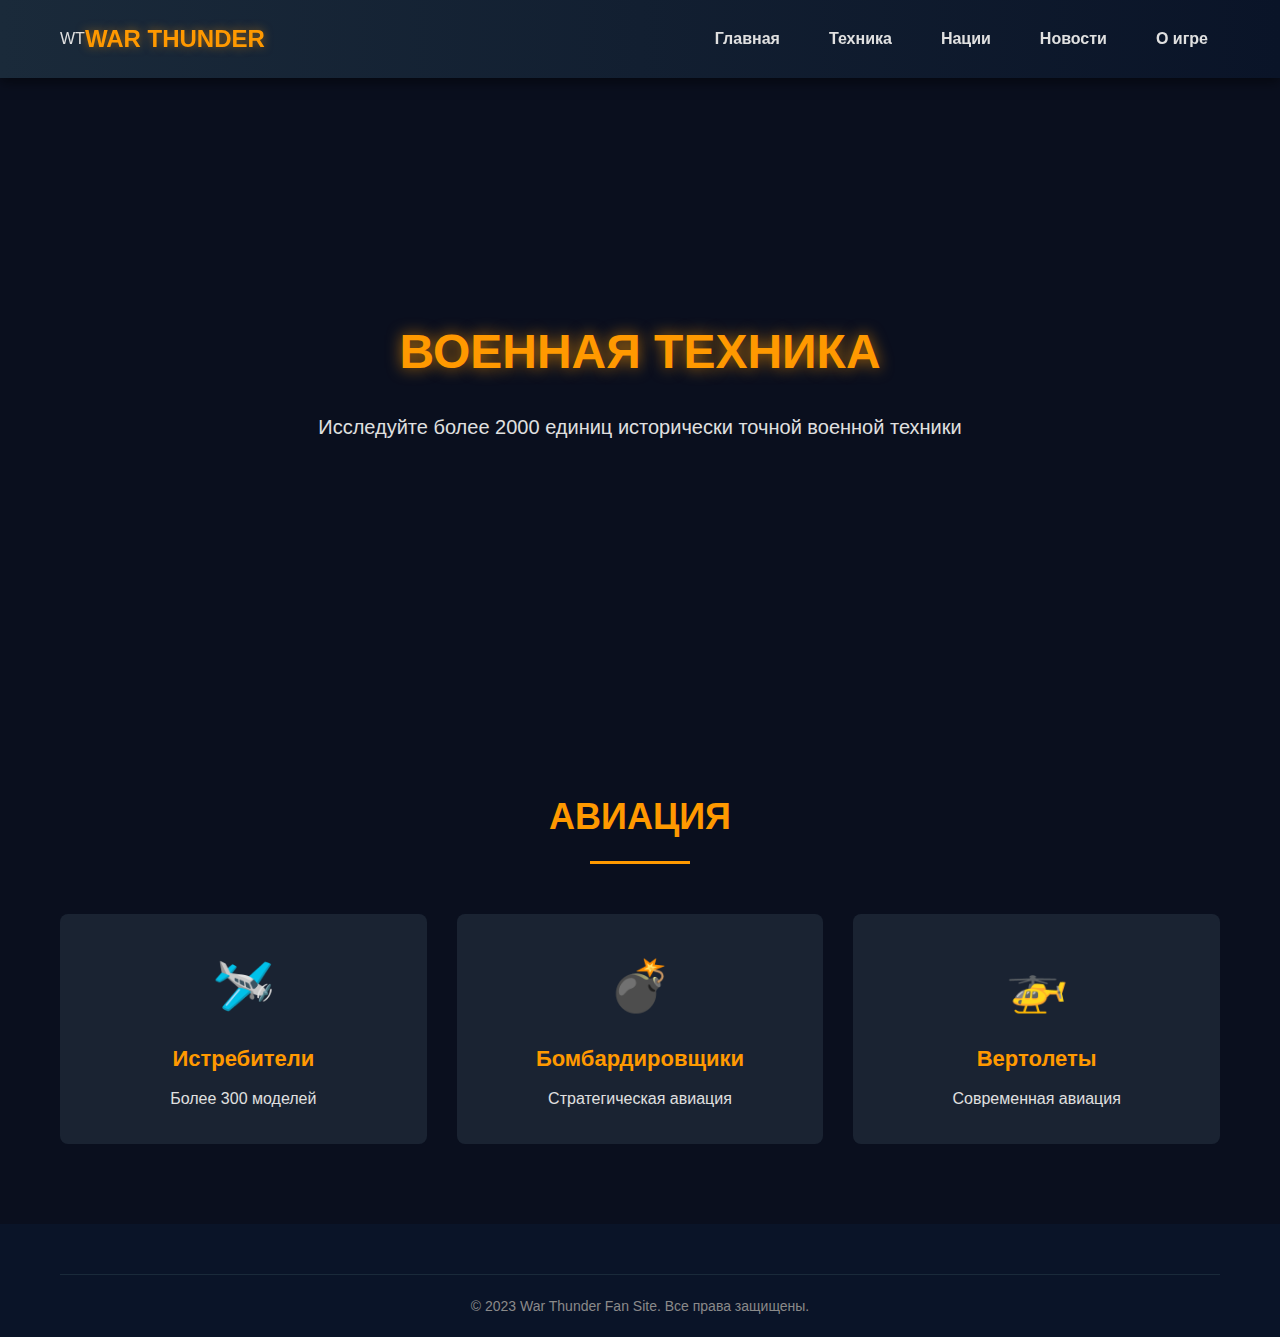
<file: news.html>
<!DOCTYPE html>
<html lang="ru">
<head>
    <meta charset="UTF-8">
    <meta name="viewport" content="width=device-width, initial-scale=1.0">
    <title>Техника - War Thunder</title>
    <link rel="stylesheet" href="style.css">
</head>
<body>
    <header>
        <div class="container">
            <div class="header-content">
                <div class="logo">
                    <div class="logo-icon">WT</div>
                    <h1>WAR THUNDER</h1>
                </div>
                <nav>
                    <ul>
                        <li><a href="index.html">Главная</a></li>
                        <li><a href="technique.html">Техника</a></li>
                        <li><a href="nations.html">Нации</a></li>
                        <li><a href="news.html">Новости</a></li>
                        <li><a href="about.html">О игре</a></li>
                    </ul>
                </nav>
            </div>
        </div>
    </header>

    <section class="hero">
        <div class="container">
            <div class="hero-content">
                <h2>ВОЕННАЯ ТЕХНИКА</h2>
                <p>Исследуйте более 2000 единиц исторически точной военной техники</p>
            </div>
        </div>
    </section>

    <section id="aviation">
        <div class="container">
            <h2 class="section-title">АВИАЦИЯ</h2>
            <div class="access-grid">
                <div class="access-card">
                    <div class="access-icon">🛩️</div>
                    <h3>Истребители</h3>
                    <p>Более 300 моделей</p>
                </div>
                <div class="access-card">
                    <div class="access-icon">💣</div>
                    <h3>Бомбардировщики</h3>
                    <p>Стратегическая авиация</p>
                </div>
                <div class="access-card">
                    <div class="access-icon">🚁</div>
                    <h3>Вертолеты</h3>
                    <p>Современная авиация</p>
                </div>
            </div>
        </div>
    </section>

    <footer>
        <div class="container">
            <div class="copyright">
                <p>&copy; 2023 War Thunder Fan Site. Все права защищены.</p>
            </div>
        </div>
    </footer>
</body>
</html>
</file>
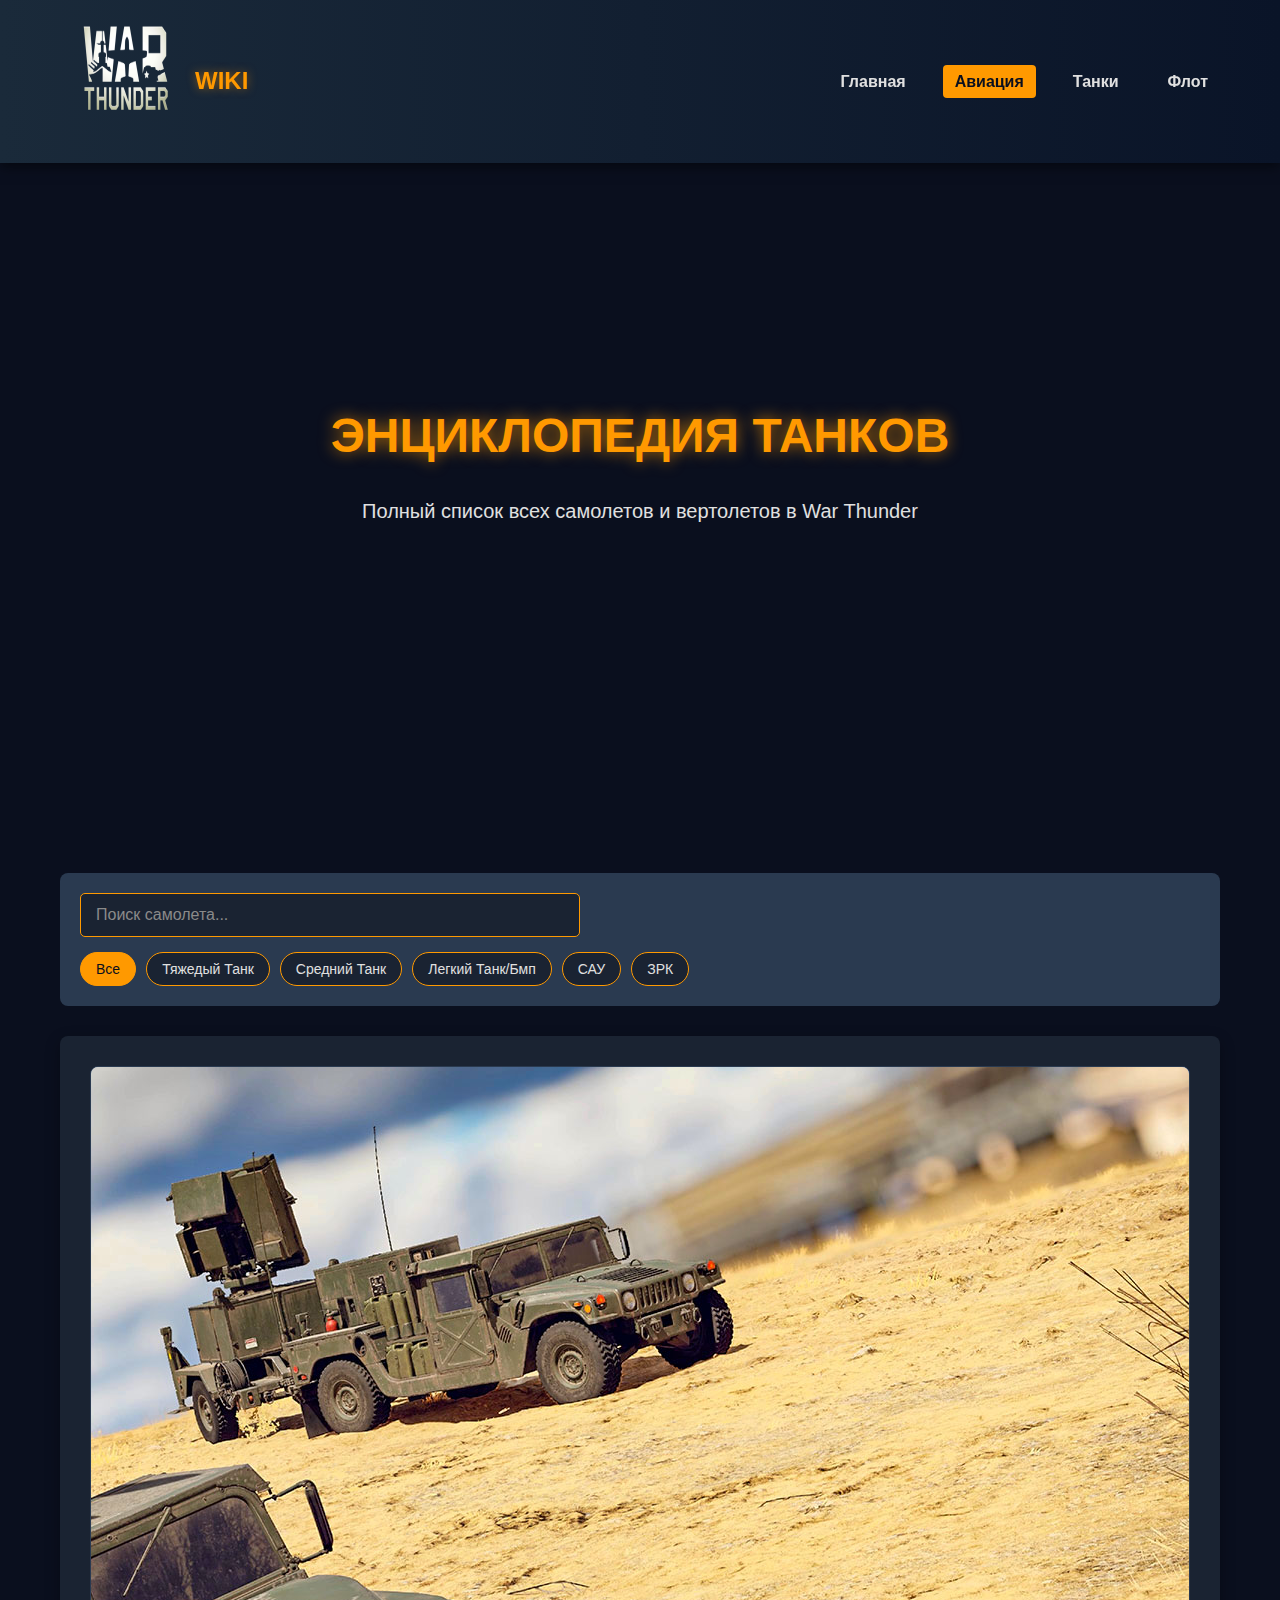
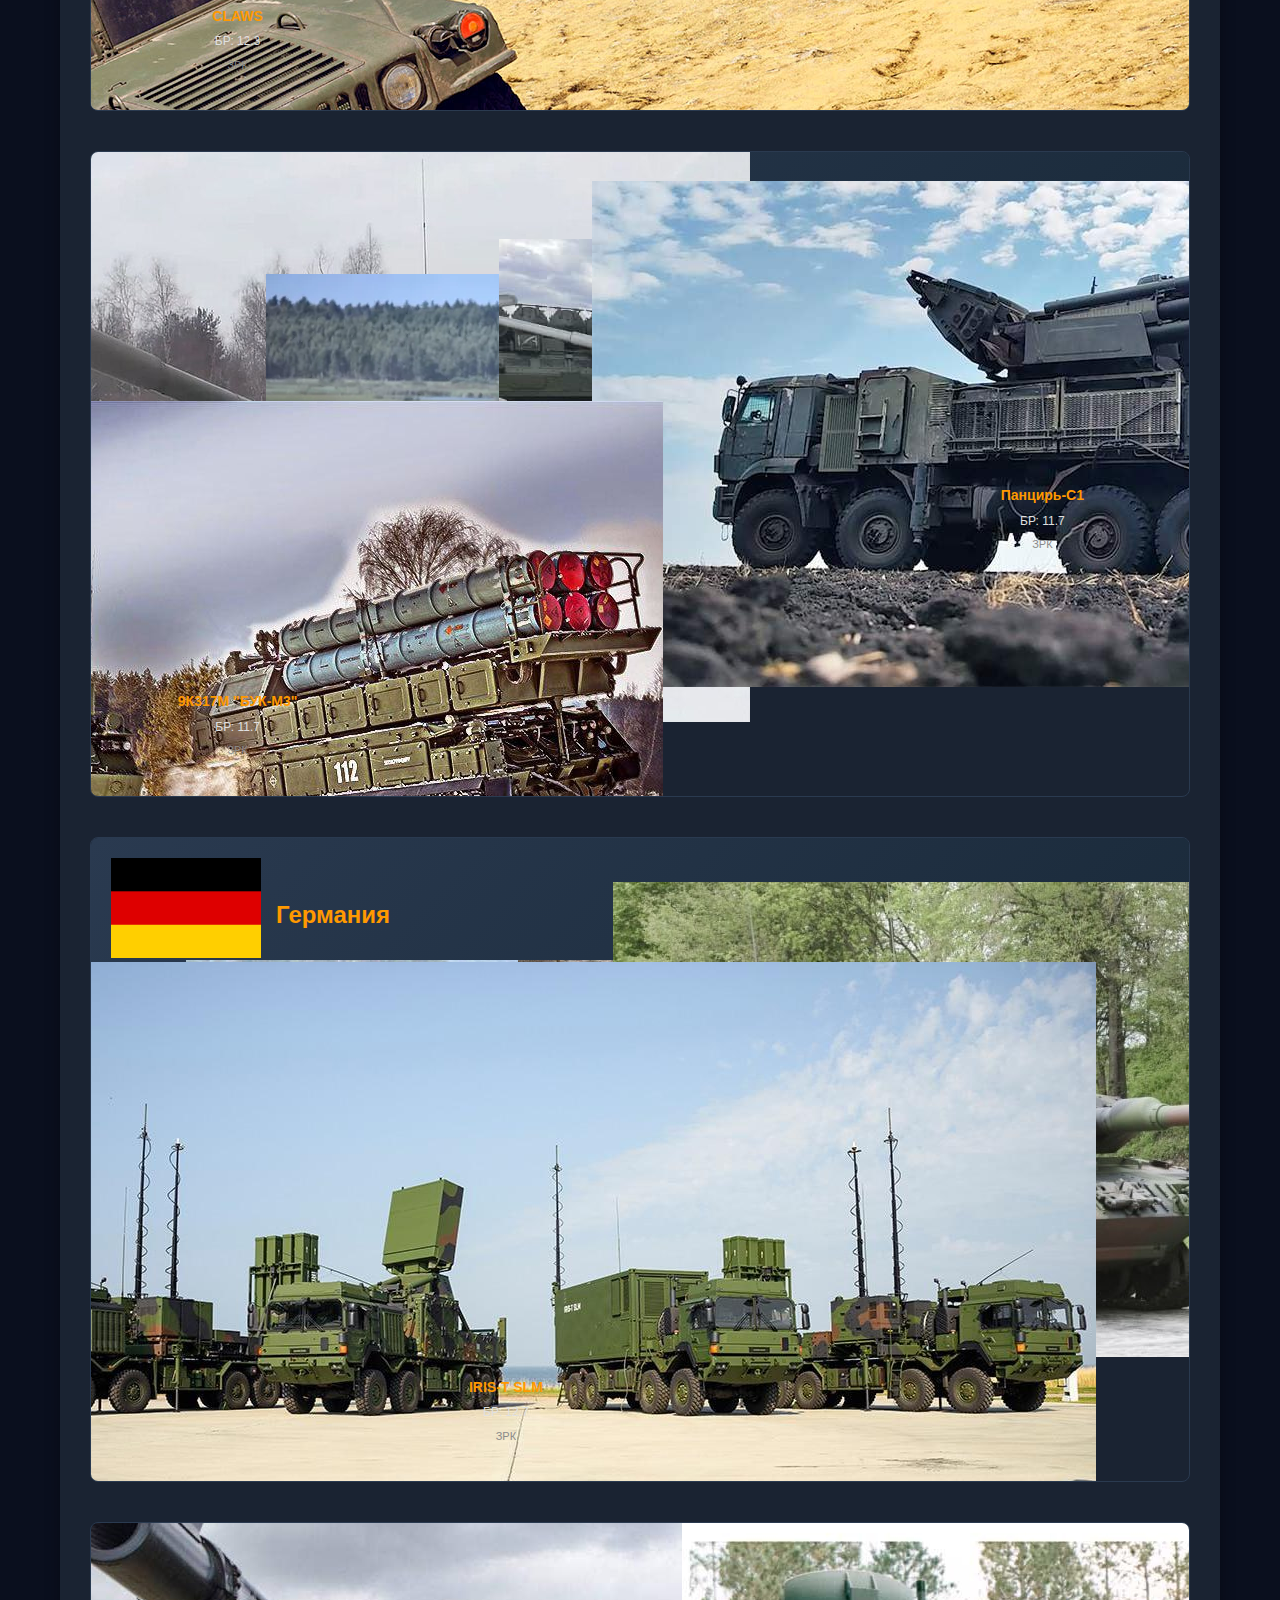
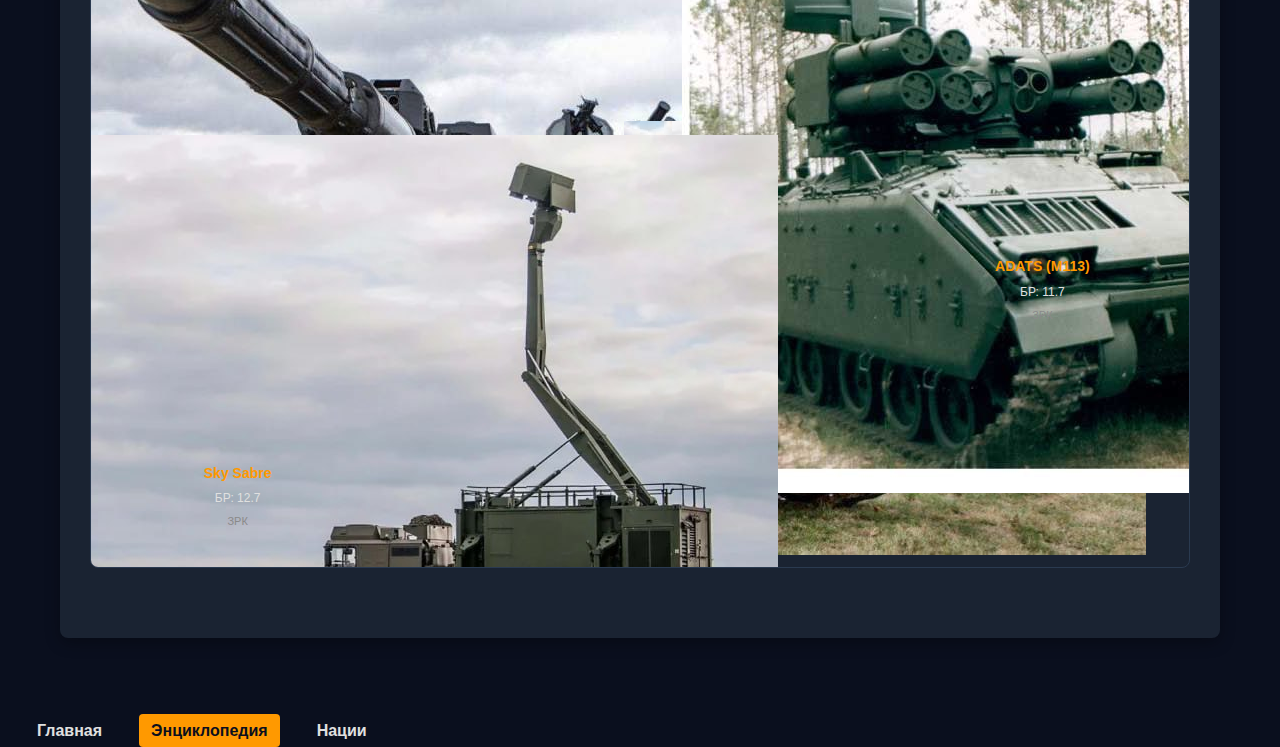
<file: tanks-wiki.html>
<!DOCTYPE html>
<html lang="ru">
<head>
    <meta charset="UTF-8">
    <meta name="viewport" content="width=device-width, initial-scale=1.0">
    <title>Авиация - War Thunder Wiki</title>
    <link rel="stylesheet" href="style.css">
    <style>
        .wiki-container {
            background-color: #1a2332;
            border-radius: 8px;
            padding: 30px;
            margin-top: 30px;
            box-shadow: 0 5px 15px rgba(0, 0, 0, 0.3);
        }
        
        .nation-section {
            margin-bottom: 40px;
            border: 1px solid #2a3a50;
            border-radius: 8px;
            overflow: hidden;
        }
        
        .nation-header {
            background: linear-gradient(135deg, #2a3a50, #1a2a3a);
            padding: 20px;
            border-bottom: 2px solid #ff9900;
        }
        
        .nation-title {
            display: flex;
            align-items: center;
            gap: 15px;
            color: #ff9900;
            font-size: 24px;
            margin: 0;
        }
        
        .nation-flag {
            font-size: 32px;
        }
        
        .era-tabs {
            display: flex;
            background-color: #2a3a50;
            border-bottom: 1px solid #3a4a60;
            flex-wrap: wrap;
        }
        
        .era-tab {
            padding: 15px 25px;
            background: none;
            border: none;
            color: #e0e0e0;
            cursor: pointer;
            transition: all 0.3s ease;
            border-bottom: 3px solid transparent;
            font-weight: bold;
        }
        
        .era-tab:hover {
            background-color: #3a4a60;
        }
        
        .era-tab.active {
            background-color: #3a4a60;
            border-bottom-color: #ff9900;
            color: #ff9900;
        }
        
        .era-content {
            display: none;
            padding: 20px;
        }
        
        .era-content.active {
            display: block;
        }
        
        .vehicle-grid {
            display: grid;
            grid-template-columns: repeat(auto-fill, minmax(200px, 1fr));
            gap: 15px;
        }
        
        .vehicle-card {
            background-color: #2a3a50;
            border-radius: 6px;
            padding: 15px;
            text-align: center;
            transition: all 0.3s ease;
            border: 1px solid transparent;
            cursor: pointer;
        }
        
        .vehicle-card:hover {
            transform: translateY(-3px);
            border-color: #ff9900;
            background-color: #334663;
        }
        
        .vehicle-image {
            width: 100%;
            height: 80px;
            background-color: #3a4a60;
            border-radius: 4px;
            margin-bottom: 10px;
            display: flex;
            align-items: center;
            justify-content: center;
            font-size: 24px;
            color: #8a8a8a;
        }
        
        .vehicle-name {
            color: #ff9900;
            font-weight: bold;
            font-size: 14px;
            margin-bottom: 5px;
        }
        
        .vehicle-br {
            color: #e0e0e0;
            font-size: 12px;
            margin-bottom: 5px;
        }
        
        .vehicle-type {
            color: #8a8a8a;
            font-size: 11px;
        }
        
        .search-section {
            background-color: #2a3a50;
            padding: 20px;
            border-radius: 8px;
            margin-bottom: 30px;
        }
        
        .search-box {
            width: 100%;
            max-width: 500px;
            padding: 12px 15px;
            background-color: #1a2332;
            border: 1px solid #ff9900;
            border-radius: 5px;
            color: #e0e0e0;
            font-size: 16px;
        }
        
        .search-box::placeholder {
            color: #8a8a8a;
        }
        
        .category-filters {
            display: flex;
            gap: 10px;
            margin-top: 15px;
            flex-wrap: wrap;
        }
        
        .category-filter {
            background-color: #1a2332;
            border: 1px solid #ff9900;
            color: #e0e0e0;
            padding: 8px 15px;
            border-radius: 20px;
            cursor: pointer;
            transition: all 0.3s ease;
            font-size: 14px;
        }
        
        .category-filter.active {
            background-color: #ff9900;
            color: #0a0f1e;
        }
        
        .category-filter:hover {
            background-color: #ff9900;
            color: #0a0f1e;
        }
    </style>
</head>
<body>
    <header>
        <div class="container">
            <div class="header-content">
                <div class="logo">
                    <div class="logo-icon"><img src="image/maxresdefault.png" class="logowt"></div>
                    <h1>WIKI</h1>
                </div>
                <nav>
                    <ul>
                        <li><a href="index.html">Главная</a></li>
                        <li><a href="aviation-wiki.html" style="background-color: #ff9900; color: #0a0f1e;">Авиация</a></li>
                        <li><a href="tanks-wiki.html">Танки</a></li>
                        <li><a href="fleet-wiki.html">Флот</a></li>
                    </ul>
                </nav>
            </div>
        </div>
    </header>

    <section class="hero">
        <div class="container">
            <div class="hero-content">
                <h2>ЭНЦИКЛОПЕДИЯ ТАНКОВ</h2>
                <p>Полный список всех самолетов и вертолетов в War Thunder</p>
            </div>
        </div>
    </section>

    <section>
        <div class="container">
            <div class="search-section">
                <input type="text" class="search-box" placeholder="Поиск самолета..." id="searchInput">
                <div class="category-filters">
                    <button class="category-filter active" data-category="all">Все</button>
                    <button class="category-filter" data-category="ht">Тяжедый Танк</button>
                    <button class="category-filter" data-category="mt">Средний Танк</button>
                    <button class="category-filter" data-category="lt">Легкий Танк/Бмп</button>
                    <button class="category-filter" data-category="sau">САУ</button>
                    <button class="category-filter" data-category="zsu">ЗРК</button>
                </div>
            </div>

            <div class="wiki-container">
                <!-- США -->
              <div class="nation-section">
                    <div class="nation-header">
                        <h2 class="nation-title">
                            <span class="nation-flag"><img src="image/Flag_of_the_United_States_(1912-1959).svg.png" class="flag"></span>
                            США
                        </h2>
                    </div>
                    
                    <div class="era-tabs">
                        <button class="era-tab" data-era="usa-era5">V эра</button>
                        <button class="era-tab" data-era="usa-era6">VI эра</button>
                        <button class="era-tab" data-era="usa-era7">VII эра</button>
                        <button class="era-tab" data-era="usa-era8">VIII эра</button>
                    </div>
                    <div class="era-content"id="usa-era6">
                        <div class="vehicle-grid">
                            
                        </div>
                    </div>
                    <div class="era-content"id="usa-era7">
                        <div class="vehicle-grid">
                        
                        </div>
                    </div>
                    <div class="era-content active" id="usa-era8">
                        <div class="vehicle-grid">
                            <div class="vehicle-card" data-type="mt">
                                <div class="vehicle-image"><img src="image/abrams1a2.jpg" class="f16"></div>
                                <div class="vehicle-name">M1A2 Abrams</div>
                                <div class="vehicle-br">БР: 12.0</div>
                                <div class="vehicle-type">Средний Танк</div>
                            </div>

                            <div class="vehicle-card" data-type="mt">
                                <div class="vehicle-image"><img src="image/abramssep.jpg" class="f16"></div>
                                <div class="vehicle-name">M1A2 SEP</div>
                                <div class="vehicle-br">БР: 12.7</div>
                                <div class="vehicle-type">Средний Танк</div>
                            </div>
                            <div class="vehicle-card" data-type="mt">
                                <div class="vehicle-image"><img src="image/m1a2sepv2.jpg" class="f16"></div>
                                <div class="vehicle-name">M1A2 SEP V2</div>
                                <div class="vehicle-br">БР: 12.7</div>
                                <div class="vehicle-type">Средний Танк</div>
                            </div>
                            <div class="vehicle-card" data-type="zsu">
                                <div class="vehicle-image"><img src="image/adats.jpg" class="f16"></div>
                                <div class="vehicle-name">ADATS</div>
                                <div class="vehicle-br">БР: 11.7</div>
                                <div class="vehicle-type">ЗРК</div>
                            </div>
                            <div class="vehicle-card" data-type="zsu">
                                <div class="vehicle-image"><img src="image/claws.jpg" class="f16"></div>
                                <div class="vehicle-name">CLAWS</div>
                                <div class="vehicle-br">БР: 12.3</div>
                                <div class="vehicle-type">ЗРК</div>
                            </div>
                        </div>
                    </div>
                </div>

                <!-- СССР -->
                <div class="nation-section">
                    <div class="nation-header">
                        <h2 class="nation-title">
                            <span class="nation-flag"><img src="image/Flag_of_Russian_Federation_(2022_proposal).png" class="flag"></span>
                            СССР
                        </h2>
                    </div>
                    
                    <div class="era-tabs">
                        <button class="era-tab" data-era="ussr-era5">V ранг</button>
                        <button class="era-tab" data-era="ussr-era6">VI ранг</button>
                        <button class="era-tab" data-era="ussr-era7">VII ранг</button>
                        <button class="era-tab" data-era="ussr-era8">VIII ранг</button>
                    </div>
                    <div class="era-content" id="ussr-era7">
                    </div>
                    <div class="era-content active" id="ussr-era8">
                        <div class="vehicle-grid">
                            <div class="vehicle-card" data-type="mt">
                                <div class="vehicle-image"><img src="image/t72b3a.jpg" class="f16"></div>
                                <div class="vehicle-name">Т-72Б3А</div>
                                <div class="vehicle-br">БР: 12.3</div>
                                <div class="vehicle-type">Средний Танк</div>
                            </div>
                            <div class="vehicle-card" data-type="mt">
                                <div class="vehicle-image"><img src="image/T90M.webp" class="f16"></div>
                                <div class="vehicle-name">Т-90М</div>
                                <div class="vehicle-br">БР: 12.7</div>
                                <div class="vehicle-type">Средний Танк</div>
                            </div>
                            <div class="vehicle-card" data-type="mt">
                                <div class="vehicle-image"><img src="image/t80bvm.jpg" class="f16"></div>
                                <div class="vehicle-name">Т-80БВМ</div>
                                <div class="vehicle-br">БР: 12.7</div>
                                <div class="vehicle-type">Средний Танк</div>
                            </div>
                            <div class="vehicle-card" data-type="zsu">
                                <div class="vehicle-image"><img src="image/pantsir.jpg" class="pantsir"></div>
                                <div class="vehicle-name">Панцирь-С1</div>
                                <div class="vehicle-br">БР: 11.7</div>
                                <div class="vehicle-type">ЗРК</div>
                            </div>

                            <div class="vehicle-card" data-type="zsu">
                                <div class="vehicle-image"><img src="image/bukm3.jpg" class="f16"></div>
                                <div class="vehicle-name">9К317М "БУК-М3"</div>
                                <div class="vehicle-br">БР: 11.7</div>
                                <div class="vehicle-type">ЗРК</div>
                            </div>
                        </div>
                    </div>
                </div>

                <!-- Германия -->
                <div class="nation-section">
                    <div class="nation-header">
                        <h2 class="nation-title">
                            <span class="nation-flag"><img src="image/Flag_of_Germany.svg.png" class="flag"></span>
                            Германия
                        </h2>
                    </div>
                    
                    <div class="era-tabs">
                        <button class="era-tab" data-era="germany-era5">V ранг</button>
                        <button class="era-tab" data-era="germany-era6">VI ранг</button>
                        <button class="era-tab" data-era="germany-era7">VII ранг</button>
                        <button class="era-tab" data-era="germany-era8">VIII ранг</button>
                    </div>
                    
                    <div class="era-content active" id="germany-era8">
                        <div class="vehicle-grid">
                            <div class="vehicle-card" data-type="mt">
                                <div class="vehicle-image"><img src="image/2a5.jpg" class="f16"></div>
                                    <div class="vehicle-name">Leopard 2 A5</div>
                                    <div class="vehicle-br">БР: 12.0</div>
                                    <div class="vehicle-type">Средний Танк</div>
                                </div>
                                <div class="vehicle-card" data-type="mt">
                                    <div class="vehicle-image"><img src="image/2a6.jpg" class="pantsir"></div>
                                    <div class="vehicle-name">Leopard 2A6</div>
                                    <div class="vehicle-br">БР: 12.3</div>
                                    <div class="vehicle-type">Средний Танк</div>
                                </div>
                                <div class="vehicle-card" data-type="mt">
                                    <div class="vehicle-image"><img src="image/2pso.jpg" class="pantsir"></div>
                                    <div class="vehicle-name">Leopard 2 PSO</div>
                                    <div class="vehicle-br">БР: 12.7</div>
                                    <div class="vehicle-type">Средний Танк</div>
                                </div>
                                <div class="vehicle-card" data-type="mt">
                                    <div class="vehicle-image"><img src="image/2a7v.jpg" class="pantsir"></div>
                                    <div class="vehicle-name">Leopard 2 A7V</div>
                                    <div class="vehicle-br">БР: 12.7</div>
                                    <div class="vehicle-type">Средний Танк</div>
                                </div>
                                <div class="vehicle-card" data-type="zsu">
                                    <div class="vehicle-image"><img src="image/FRR.jpg" class="f16"></div>
                                    <div class="vehicle-name">FlaRakRad</div>
                                    <div class="vehicle-br">БР: 11.7</div>
                                    <div class="vehicle-type">ЗРК</div>
                                </div>
                                <div class="vehicle-card" data-type="zsu">
                                    <div class="vehicle-image"><img src="image/iris.jpg" class="f16"></div>
                                    <div class="vehicle-name">IRIS-T SLM</div>
                                    <div class="vehicle-br">БР: 12.7</div>
                                    <div class="vehicle-type">ЗРК</div>
                                </div>
                        </div>
                    </div>
                </div>
                <!-- Великобритания -->
                <div class="nation-section">
                    <div class="nation-header">
                        <h2 class="nation-title">
                            <span class="nation-flag"><img src="image/Flag_of_Great_Britain_4_by_3.png" class="flag"></span>
                            Великобритании
                        </h2>
                    </div>
                    
                    <div class="era-tabs">
                        <button class="era-tab" data-era="uk-era5">V ранг</button>
                        <button class="era-tab" data-era="uk-era6">VI ранг</button>
                        <button class="era-tab" data-era="uk-era7">VII ранг</button>
                        <button class="era-tab" data-era="uk-era8">VIII ранг</button>
                    </div>
                    
                    <div class="era-content active" id="uk-era8">
                        <div class="vehicle-grid">
                        <div class="vehicle-card" data-type="mt">
                            <div class="vehicle-image"><img src="image/challenger3td.jpg" class="f16"></div>
                            <div class="vehicle-name">Challenger 3 TD</div>
                            <div class="vehicle-br">БР: 12.0</div>
                            <div class="vehicle-type">Средний Танк</div>
                        </div>

                        <div class="vehicle-card" data-type="mt">
                            <div class="vehicle-image"><img src="image/blacknight.jpg" class="pantsir"></div>
                            <div class="vehicle-name">Black Night</div>
                            <div class="vehicle-br">БР: 12.7</div>
                            <div class="vehicle-type">Средний Танк</div>
                        </div>

                        <div class="vehicle-card" data-type="mt">
                            <div class="vehicle-image"><img src="image/challenger2e.jpg" class="pantsir"></div>
                            <div class="vehicle-name">Challenger 2E</div>
                            <div class="vehicle-br">БР: 12.7</div>
                            <div class="vehicle-type">Средний Танк</div>
                        </div>

                        <div class="vehicle-card" data-type="zsu">
                            <div class="vehicle-image"><img src="image/adatsuk.jpg" class="f16"></div>
                            <div class="vehicle-name">ADATS (M113)</div>
                            <div class="vehicle-br">БР: 11.7</div>
                            <div class="vehicle-type">ЗРК</div>
                        </div>

                        <div class="vehicle-card" data-type="zsu">
                            <div class="vehicle-image"><img src="image/skysabre.jpg" class="pantsir"></div>
                            <div class="vehicle-name">Sky Sabre</div>
                            <div class="vehicle-br">БР: 12.7</div>
                            <div class="vehicle-type">ЗРК</div>
                        </div>
                    </div>
            </div>
        </div>
    </section>
    <script>
        // Табы эпох
        document.addEventListener('DOMContentLoaded', function() {
            // Переключение эпох
            const eraTabs = document.querySelectorAll('.era-tab');
            eraTabs.forEach(tab => {
                tab.addEventListener('click', function() {
                    const nationSection = this.closest('.nation-section');
                    const eraId = this.getAttribute('data-era');
                    
                    // Деактивируем все табы в этой нации
                    nationSection.querySelectorAll('.era-tab').forEach(t => t.classList.remove('active'));
                    nationSection.querySelectorAll('.era-content').forEach(c => c.classList.remove('active'));
                    
                    // Активируем выбранный
                    this.classList.add('active');
                    document.getElementById(eraId).classList.add('active');
                });
            });
            
            // Фильтрация по категориям
            const categoryFilters = document.querySelectorAll('.category-filter');
            categoryFilters.forEach(filter => {
                filter.addEventListener('click', function() {
                    const category = this.getAttribute('data-category');
                    
                    // Активная кнопка
                    categoryFilters.forEach(f => f.classList.remove('active'));
                    this.classList.add('active');
                    
                    // Фильтрация карточек
                    const allCards = document.querySelectorAll('.vehicle-card');
                    allCards.forEach(card => {
                        if (category === 'all' || card.getAttribute('data-type') === category) {
                            card.style.display = 'block';
                        } else {
                            card.style.display = 'none';
                        }
                    });
                });
            });
            
            // Поиск
            const searchInput = document.getElementById('searchInput');
            searchInput.addEventListener('input', function() {
                const searchText = this.value.toLowerCase();
                const allCards = document.querySelectorAll('.vehicle-card');
                
                allCards.forEach(card => {
                    const vehicleName = card.querySelector('.vehicle-name').textContent.toLowerCase();
                    if (vehicleName.includes(searchText)) {
                        card.style.display = 'block';
                    } else {
                        card.style.display = 'none';
                    }
                });
            });
            
            // Клик по карточке
            const vehicleCards = document.querySelectorAll('.vehicle-card');
            vehicleCards.forEach(card => {
                card.addEventListener('click', function() {
                    const vehicleName = this.querySelector('.vehicle-name').textContent;
                    const vehicleId = vehicleName.toLowerCase().replace(/\s+/g, '-');
                    window.location.href = `vehicle-details.html?vehicle=${vehicleId}`;
                });
            });
        });
    </script>
    <nav>
    <ul>
        <li><a href="index.html">Главная</a></li>
        <li><a href="aviation-wiki.html" style="background-color: #ff9900; color: #0a0f1e;">Энциклопедия</a></li>
        <li><a href="nations.html">Нации</a></li>
    </ul>
</nav>
</body>
</html>
</file>
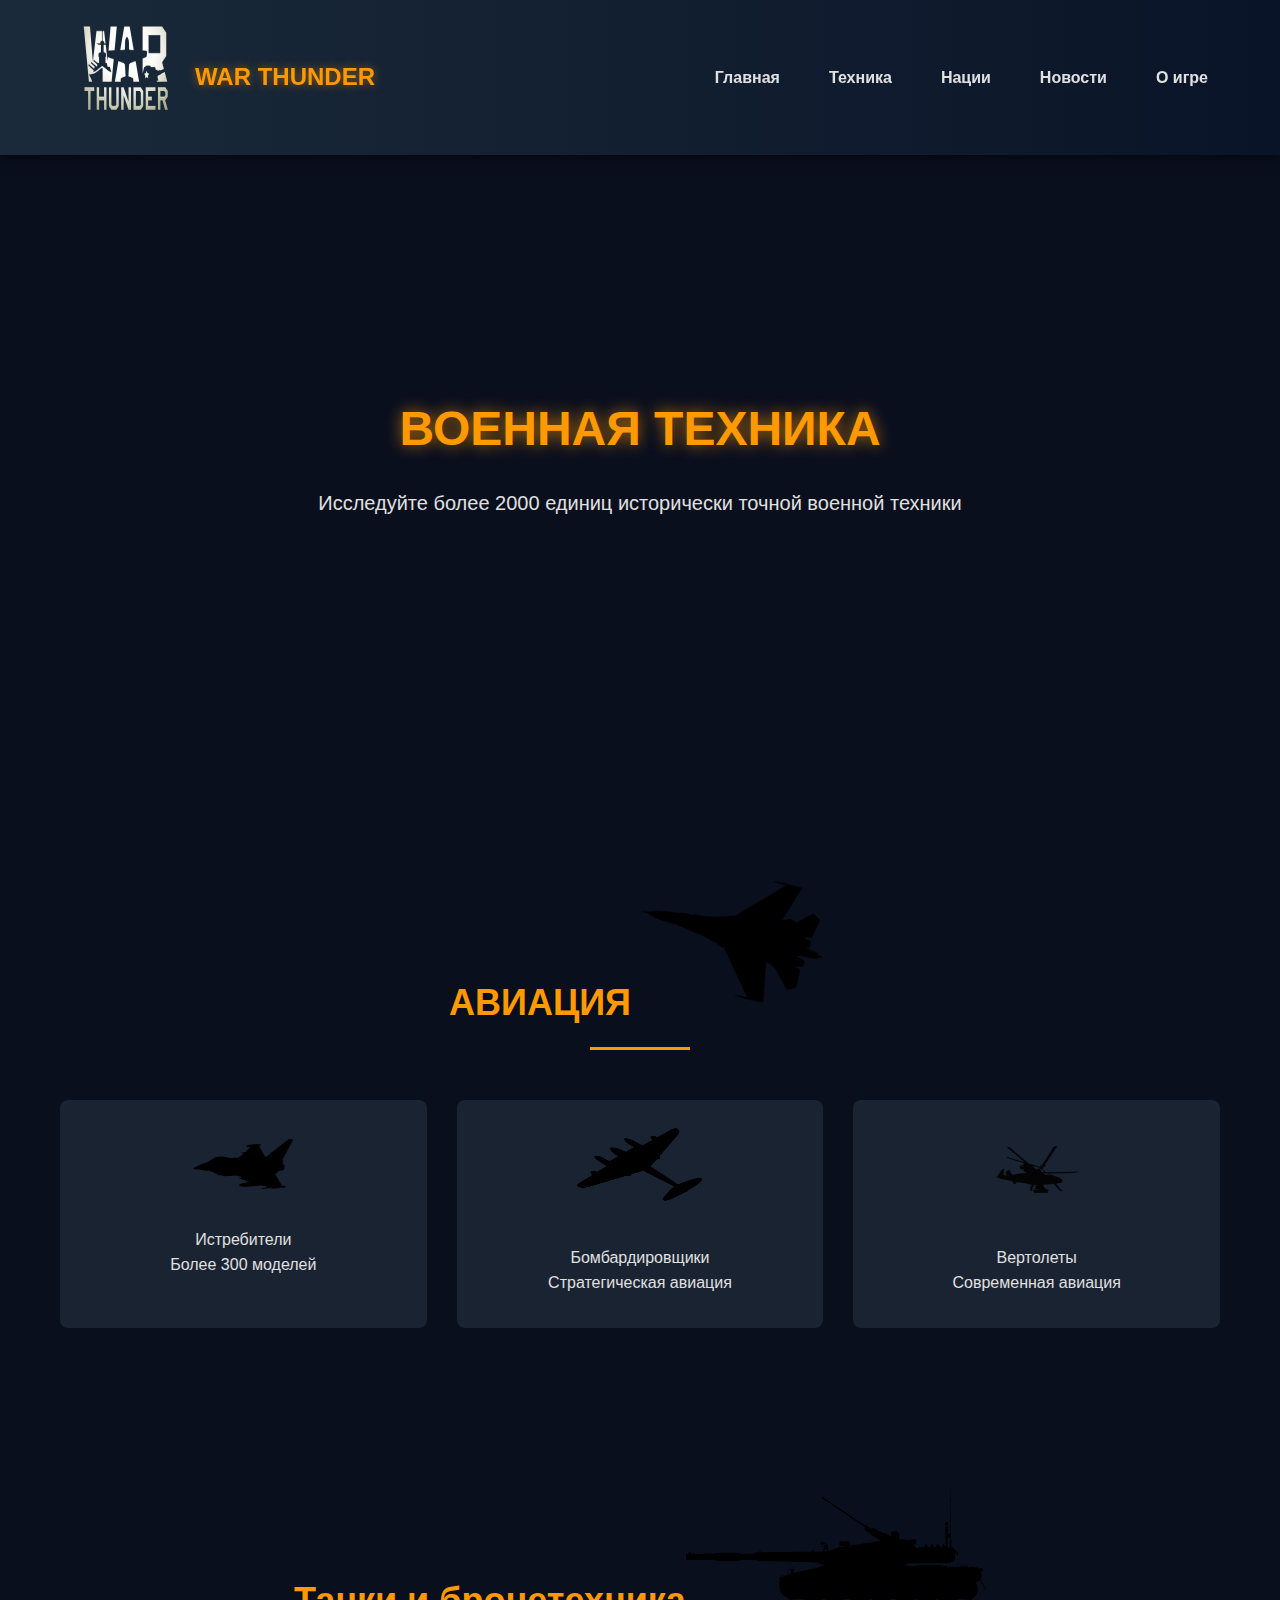
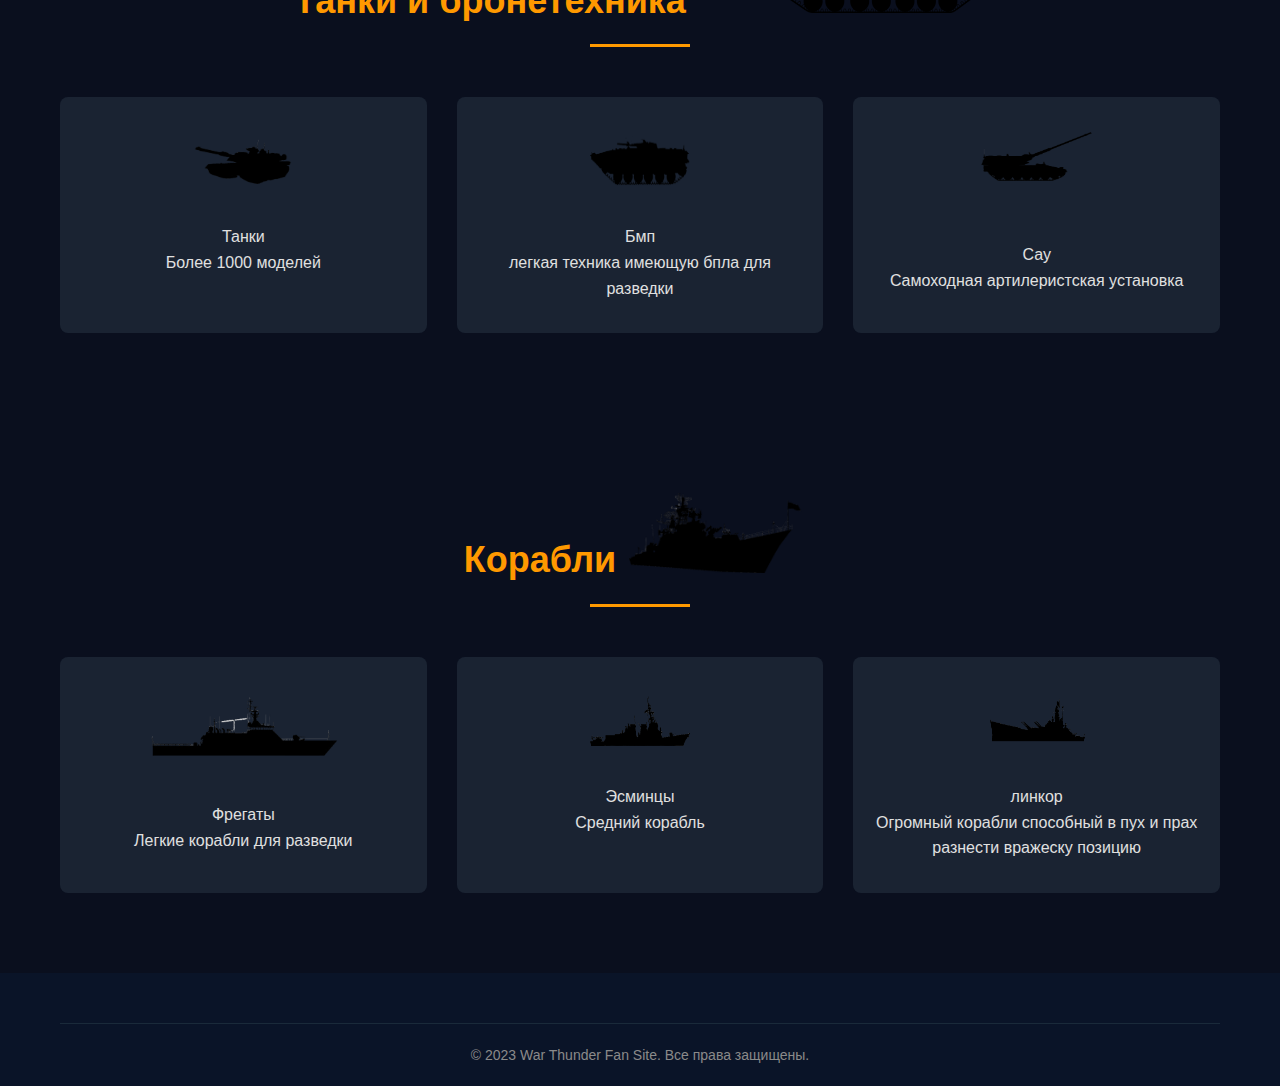
<file: technique.html>
<!DOCTYPE html>
<html lang="ru">
<head>
    <meta charset="UTF-8">
    <meta name="viewport" content="width=device-width, initial-scale=1.0">
    <title>Техника - War Thunder</title>
    <link rel="stylesheet" href="style.css">
</head>
<body>
    <header>
        <div class="container">
            <div class="header-content">
                <div class="logo">
                    <img src="image/maxresdefault.png" class="logowt">
                    <div class="logo-icon"></div>
                    <h1>WAR THUNDER</h1>
                </div>
                <nav>
                    <ul>
                        <li><a href="index.html">Главная</a></li>
                        <li><a href="technique.html">Техника</a></li>
                        <li><a href="nations.html">Нации</a></li>
                        <li><a href="news.html">Новости</a></li>
                        <li><a href="about.html">О игре</a></li>
                    </ul>
                </nav>
            </div>
        </div>
    </header>

    <section class="hero">
        <div class="container">
            <div class="hero-content">
                <h2>ВОЕННАЯ ТЕХНИКА</h2>
                <p>Исследуйте более 2000 единиц исторически точной военной техники</p>
            </div>
        </div>
    </section>

    <section id="aviation">
        <div class="container">
            <h2 class="section-title">АВИАЦИЯ<img src="image/Sukhoi_Su-27_silhouette.svg.png" class="air"></h2>
            <div class="access-grid">
                <div class="access-card">
                    <div class="access-icon"><img src="image/96-961742_fighter-plane-silhouette-portable-network-graphics.png" class="tank_logo"></div>
                    <h3>Истребители</h3>
                    <p>Более 300 моделей</p>
                </div>
                <div class="access-card">
                    <div class="access-icon"><img src="image/i (6).png" class="bomb"></div>
                    <h3>Бомбардировщики</h3>
                    <p>Стратегическая авиация</p>
                </div>
                <div class="access-card">
                    <div class="access-icon"><img src="image/i (7).png" class="vert"></div>
                    <h3>Вертолеты</h3>
                    <p>Современная авиация</p>
                </div>
            </div>
        </div>
    </section>
 <section id="tanks">
        <div class="container">
            <h2 class="section-title">Танки и бронетехника<img src="image/pngwing-com-(21).png" class="tank"></h2>
            <div class="access-grid">
                <div class="access-card">
                    <div class="access-icon"><img src="image/i (5)-no-bg-preview (carve.photos).png" class="tank_logo"></div>
                    <h3>Танки</h3>
                    <p>Более 1000 моделей</p>
                </div>
                <div class="access-card">
                    <div class="access-icon"><img src="image/bmp_1.png" class="tank_logo"></div>
                    <h3>Бмп</h3>
                    <p>легкая техника имеющую бпла для разведки</p>
                </div>
                <div class="access-card">
                    <div class="access-icon"><img src="image/self-propelled-howitzer-silhouette-raised-barrel-m-no-bg-preview (carve.photos).png" class="sau"></div>
                    <h3>Сау</h3>
                    <p>Самоходная артилеристская установка</p>
                </div>
            </div>
        </div>
    </section>
     <section id="fleet">
        <div class="container">
            <h2 class="section-title">Корабли<img src="image/i-_4_-no-bg-preview (carve.photos).png" class="water"></h2>
            <div class="access-grid">
                <div class="access-card">
                    <div class="access-icon"><img src="image/oborona-2012-11_img9502-no-bg-preview (carve.photos).png" class="fregat"></div>
                    <h3>Фрегаты</h3>
                    <p>Легкие корабли для разведки</p>
                </div>
                <div class="access-card">
                    <div class="access-icon"><img src="image/i (8)-no-bg-preview (carve.photos).png" class="tank_logo"></div>
                    <h3>Эсминцы</h3>
                    <p>Средний корабль</p>
                </div>
                <div class="access-card">
                    <div class="access-icon"><img src="image/i (9)-no-bg-preview (carve.photos).png" class="tank_logo"></div>
                    <h3>линкор</h3>
                    <p>Огромный корабли способный в пух и прах разнести вражеску позицию</p>
                </div>
            </div>
        </div>
    </section>
    <footer>
        <div class="container">
            <div class="copyright">
                <p>&copy; 2023 War Thunder Fan Site. Все права защищены.</p>
            </div>
        </div>
    </footer>
<script>
// Обработка выбора нации
document.addEventListener('DOMContentLoaded', function() {
    const urlParams = new URLSearchParams(window.location.search);
    const nation = urlParams.get('nation');
    
    if (nation) {
        // Показываем технику выбранной нации
        showNationTechnique(nation);
    }
});

function showNationTechnique(nation) {
    const nationTitles = {
        'usa': 'HSTV-L,M1A1 HC,M1A2 SEP V2, CLAWS,M1128',
        'germany': 'PUMA VJTF, LEOPARD 2K, LEOPARD 2A7V, IRIS-T SLM, WIESEL 1A2', 
        'ussr': 'Т-90М, Т-80БВМ, 2С25М, Хризантема-С, 9К317М"БУК-М3"',
        'uk': 'Challenger 2E, Black Night, Vickers Mk.7, Desert Warior, Sky Sabre, VFM5, Rooikat MTTD',
        'japan': 'TKX(P), Type10, TKX, Type 16, Tan-SAM Kai, BM Oplot-T',
        'china': 'VT4A1, ZTZ99A, CS/SA5 ZBD04A',
        'italy': 'Centauro I 120, Ariete AMV, FSAF SAMP/T, Freccia, Leopard 2A7HU',
        'french': 'Vextra 105, Leclerc AZUR, Leopard 2A6NL, FSAF SAMPT/T(MAMBA), EBRC Jaguar',
        'sweeden':'CV 90120-T, Strc 122B+, Elde 98, CV 90 Mk.4, Leopard 2A6',
        'israel':'Sabra Mk.1, Merkava Mk.4M, SPYDER, Namer Tsrikhon',
    };
    
    // Обновляем заголовок
    const title = document.querySelector('.hero h2');
    if (title && nationTitles[nation]) {
        title.textContent = nationTitles[nation];
    }
    
    // Можно добавить фильтрацию техники по нации
    console.log('Показать технику для:', nation);
}
</script>
<script>
// Сделать названия техники кликабельными
document.addEventListener('DOMContentLoaded', function() {
    // Добавляем ссылки на карточки техники
    const techniqueCards = document.querySelectorAll('.access-card, .vehicle-item');
    
    techniqueCards.forEach(card => {
        const title = card.querySelector('h3');
        if (title) {
            const techniqueName = title.textContent.toLowerCase().replace(/\s+/g, '-');
            const link = document.createElement('a');
            link.href = `vehicle-details.html?vehicle=${techniqueName}`;
            link.style.color = 'inherit';
            link.style.textDecoration = 'none';
            link.innerHTML = title.innerHTML;
            title.parentNode.replaceChild(link, title);
        }
    });
});
</script>
</body>
</html>
</file>
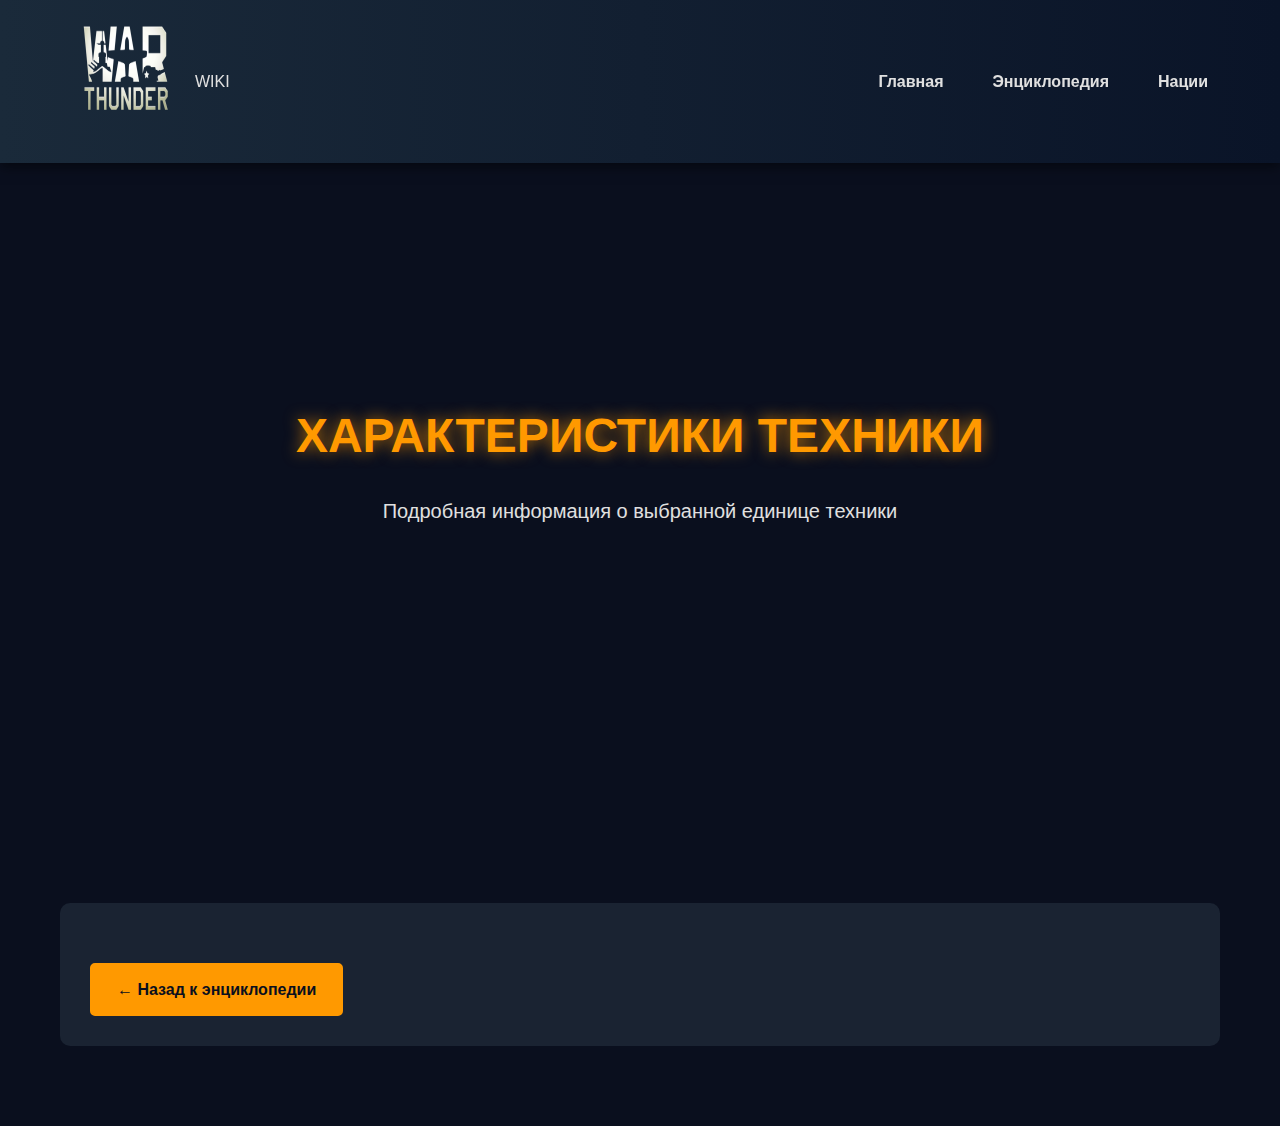
<file: vehicle-details.html>
<!DOCTYPE html>
<html lang="ru">
<head>
    <meta charset="UTF-8">
    <meta name="viewport" content="width=device-width, initial-scale=1.0">
    <title>Характеристики техники - War Thunder</title>
    <link rel="stylesheet" href="style.css">
    <link rel="icon" type="image/png" href="image/maxresdefault.png">
    <style>
        .vehicle-details {
            background-color: #1a2332;
            border-radius: 10px;
            padding: 30px;
            margin-top: 30px;
        }
        
        .vehicle-header {
            display: flex;
            align-items: flex-start;
            gap: 30px;
            margin-bottom: 30px;
            padding-bottom: 20px;
            border-bottom: 2px solid #ff9900;
        }
        
        .vehicle-image-large {
            width: 300px;
            height: 200px;
            background: linear-gradient(135deg, #2a3a50, #3a4a60);
            border-radius: 8px;
            display: flex;
            align-items: center;
            justify-content: center;
            font-size: 48px;
            color: #8a8a8a;
            flex-shrink: 0;
        }
        
        .vehicle-title-section h1 {
            color: #ff9900;
            margin-bottom: 10px;
            font-size: 28px;
        }
        
        .vehicle-subtitle {
            color: #e0e0e0;
            font-size: 18px;
            margin-bottom: 15px;
        }
        
        .vehicle-tags {
            display: flex;
            gap: 10px;
            flex-wrap: wrap;
        }
        
        .vehicle-tag {
            background: #2a3a50;
            padding: 5px 12px;
            border-radius: 15px;
            font-size: 14px;
        }
        
        .vehicle-tag.br {
            background: #ff9900;
            color: #0a0f1e;
            font-weight: bold;
        }
        
        .info-sections {
            display: grid;
            grid-template-columns: 1fr 1fr;
            gap: 30px;
            margin: 30px 0;
        }
        
        .info-section {
            background-color: #2a3a50;
            padding: 25px;
            border-radius: 8px;
        }
        
        .section-title {
            color: #ff9900;
            margin-bottom: 20px;
            font-size: 20px;
            border-bottom: 1px solid #ff9900;
            padding-bottom: 5px;
        }
        
        .specs-grid {
            display: grid;
            gap: 12px;
        }
        
        .spec-item {
            display: flex;
            justify-content: space-between;
            padding: 8px 0;
            border-bottom: 1px solid #3a4a60;
        }
        
        .spec-name {
            color: #b0b0b0;
        }
        
        .spec-value {
            color: #ff9900;
            font-weight: bold;
            text-align: right;
        }
        
        .armament-list {
            display: grid;
            gap: 10px;
        }
        
        .armament-item {
            display: flex;
            justify-content: space-between;
            padding: 8px 0;
            border-bottom: 1px solid #3a4a60;
        }
        
        .history-section {
            background-color: #2a3a50;
            padding: 25px;
            border-radius: 8px;
            margin-top: 30px;
        }
        
        .history-text {
            line-height: 1.6;
            color: #e0e0e0;
        }
        
        .back-btn {
            display: inline-flex;
            align-items: center;
            gap: 8px;
            background-color: #ff9900;
            color: #0a0f1e;
            padding: 12px 25px;
            border-radius: 5px;
            text-decoration: none;
            font-weight: bold;
            margin-top: 30px;
            transition: all 0.3s ease;
            border: 2px solid #ff9900;
        }
        
        .back-btn:hover {
            background-color: transparent;
            color: #ff9900;
        }
        
        @media (max-width: 768px) {
            .vehicle-header {
                flex-direction: column;
            }
            
            .vehicle-image-large {
                width: 100%;
                height: 150px;
            }
            
            .info-sections {
                grid-template-columns: 1fr;
            }
        }
    </style>
</head>
<body>
    <header>
        <div class="container">
            <div class="header-content">
                <div class="logo">
                    <div class="logo-icon"><img src="image/maxresdefault.png" class="logowt"></div>
                    <h1></h1>WIKI</h1>
                </div>
                <nav>
                    <ul>
                        <li><a href="index.html">Главная</a></li>
                        <li><a href="aviation-wiki.html">Энциклопедия</a></li>
                        <li><a href="nations.html">Нации</a></li>
                    </ul>
                </nav>
            </div>
        </div>
    </header>

    <section class="hero">
        <div class="container">
            <div class="hero-content">
                <h2 id="page-title">ХАРАКТЕРИСТИКИ ТЕХНИКИ</h2>
                <p id="page-subtitle">Подробная информация о выбранной единице техники</p>
            </div>
        </div>
    </section>

    <section>
        <div class="container">
            <div class="vehicle-details">
                <div id="vehicle-content">
                    <!-- Сюда загрузится информация о технике -->
                </div>
                <a href="aviation-wiki.html" class="back-btn">← Назад к энциклопедии</a>
            </div>
        </div>
    </section>

    <script>
        // База данных техники с полной информацией
        const vehicleDatabase = {
            'f-16a-block-15-adf-fighting-falcon': {
                title: 'F-16A Block 15 ADF Fighting Falcon',
                subtitle: 'Многоцелевой истребитель ПВО',
                image:'<img src="image/f-16a-adf.jpg" class="infovehlogo">',
                nation: 'США',
                type: 'Реактивный Истребитель',
                br: '12.3',
                era: 'VIII',
                year: '1986',
                
                // Лётно-технические характеристики
                specifications: {
                    'Экипаж': '1 пилот',
                    'Длина': '15.06 м',
                    'Размах крыла': '9.96 м',
                    'Высота': '5.09 м',
                    'Площадь крыла': '27.87 м²',
                    'Масса пустого': '7,270 кг',
                    'Нормальная взлётная масса': '11,130 кг',
                    'Максимальная взлётная масса': '19,190 кг',
                    'Двигатель': '1 × ТРДДФ F100-PW-220',
                    'Тяга': '1 × 10,600 кгс',
                    'Тяга на форсаже': '1 × 14,670 кгс'
                },
                
                // Лётные характеристики
                performance: {
                    'Максимальная скорость': '2,175 км/ч (М=2.05)',
                    'Крейсерская скорость': '1,470 км/ч',
                    'Боевой радиус': '550 км',
                    'Практическая дальность': '1,740 км',
                    'Практический потолок': '15,240 м',
                    'Скороподъёмность': '254 м/с',
                    'Нагрузка на крыло': '431 кг/м²',
                    'Тяговооружённость': '0.95'
                },
                
                // Вооружение
                armament: {
                    'Пушка': '1 × 20 мм M61A1 Vulcan (500 снарядов)',
                    'Точки подвески': '9 узлов (до 7,700 кг)',
                    'Управляемые ракеты': 'AIM-9L Sidewinder, AIM-120 AMRAAM',
                    'Бомбы': 'Mk 82, Mk 84, кассетные бомбы',
                    'Подвесные контейнеры': 'AN/ALQ-131, LANTIRN'
                },
                
                // Дополнительные системы
                systems: {
                    'БРЛС': 'AN/APG-66(V)2A',
                    'Оборудование': 'ИЛС, GPS/INS, TACAN',
                    'Система РЭБ': 'AN/ALQ-184, AN/ALE-40'
                },
                
                // Историческая справка
                history: `F-16A Block 15 ADF (Air Defense Fighter) - специализированная модификация истребителя F-16 Fighting Falcon, разработанная для сил ПВО Национальной гвардии США. 

Основные отличия от базовой версии:
• Улучшенная РЛС AN/APG-66(V)2A с увеличенной дальностью обнаружения
• Возможность применения ракет AIM-120 AMRAAM
• Усиленная конструкция планера
• Модернизированная система связи

Самолёт поступил на вооружение в 1986 году и активно использовался для защиты воздушного пространства США. Модификация ADF отличалась улучшенными возможностями перехвата воздушных целей и увеличенным временем патрулирования.`
            },
            
            'f-16a-fighting-falcon':{
            title:'F-16A Fighting Falcon',
            subtitle:'американский однодвигательный многоцелевой истребитель четвёртого поколения. Разработан компанией General Dynamics (сейчас Lockheed Martin) для ВВС США',
            image: '<img src="image/image/f-16a-adf.jpg" class="infovehlogo">',
            video: 'videos/f-16a-fighting-falcon.mp4',
            nation: 'США',
            type: 'Реактивный Истребитель',
            br: '13.3',
            era: 'VIII',
            year: '1974',
             specifications: {
                    'Экипаж': '1 пилот',
                    'Длина': '15.06 м',
                    'Размах крыла': '9.45 м',
                    'Высота': '4.88 м',
                    'Площадь крыла': '27.87 м²',
                    'Масса пустого': '8,910 кг',
                    'Нормальная взлётная масса': '14,548 кг',
                    'Максимальная взлётная масса': '21,772 кг',
                    'Двигатель': '1 × Pratt & Whitney F-100-PW-200',
                    'Тяга': '1 × 10,600 кгс',
                    'Тяга на форсаже': '1 × 14,670 кгс'
                },
                performance: {
                    'Максимальная скорость': '2,156 км/ч (М=2.05)',
                    'Крейсерская скорость': '1,470 км/ч',
                    'Боевой радиус': '550 км',
                    'Практическая дальность': '1,740 км',
                    'Практический потолок': '15,240 м',
                    'Скороподъёмность': '305 м/с',
                    'Нагрузка на крыло': '394 кг/м²',
                    'Тяговооружённость': '0.95'
                },
                 armament: {
                    'Пушка': '1 × 20 мм M61A1 Vulcan (511 снарядов)',
                    'Точки подвески': '9 узлов (до 7,700 кг)',
                    'Управляемые ракеты': 'AIM-9L Sidewinder, AIM-120 AMRAAM',
                    'Бомбы': 'Mk 82, Mk 84, кассетные бомбы',
                    'Подвесные контейнеры': 'AN/ALQ-131, LANTIRN'
                },
                systems: {
                    'БРЛС': 'AN/APG-66(V)2A',
                    'Оборудование': 'ИЛС, GPS/INS, TACAN',
                    'Система РЭБ': 'AN/ALQ-184, AN/ALE-40'
                },
                history:'Разработка истребителя велась на конкурсной основе в рамках программы по разработке лёгкого истребителя для ВВС США Light Weight Fighter[англ.] (LWF), объявление которой состоялось 6 января 1972 года, а в феврале были получены шесть аванпроектов от пяти авиастроительных компаний: Northrop с двумя проектами, Boeing, General Dynamics, Lockheed и LTV по одному проекту от каждой. Рассмотрение аванпроектов завершилось в марте, тогда же были объявлены финалисты — General Dynamics (YF-16) и Northrop (YF-17), с которыми 14 апреля были заключены контракты на проведение опытно-конструкторских работ на сумму $39,1 и $38 млн соответственно. Практически одновременно с ВВС свои программы велись ВМС США по созданию многоцелевого палубного истребителя-штурмовика Naval Fighter Attack Experimental[англ.] (VFAX) и палубного истребителя-перехватчика Air Combat Fighter (ACF), в которой друг другу противостояли General Dynamics и Northrop, наработки которых пригодились в программе LWF. 12 октября командование ВВС одобрило заимствование наработок из программы флота. За основу для прототипов LWF двумя командами были взяты модели самолётов YF-16 и YF-17 соответственно, технические проекты которых с технико-экономическим обоснованием были представлены вниманию жюри конкурса 2 декабря 1972 года. К 1974 году финалисты конкурса LWF образовали две индустриальные команды: тандем LTV/General Dynamics (опытные прототипы Vought 1600, Vought 1601, Vought 1602, YF-16) с одной стороны и McDonnell Douglas/Northrop (MDC 267, YF-17) с другой. 2 октября 1974 года между участниками команд были подписаны соглашения о сотрудничестве. 13 января 1975 года командование ВВС объявило победителя конкурса прототипов — General Dynamics, опытный прототип которой получил индекс YF-16. ВМС, в свою очередь, избрали победителем McDonnell Douglas (получивший индекс YF-18)[14][15].'
            },
            'f-16c-block-50fighting-falcon':{
                title:'F-16C Block 50Fighing',
                subtitle:'американский многоцелевой истребитель 4 поколения, являющийся дальнейшим развитием истребителя F-16',
                image: '<img src="image/f16c.jpg" class="infovehlogo">',
                nation:'США',
                type: 'Реактивный Истребитель',
                br: '13.7',
                era: 'VIII',
                year: '1991',
                    specifications: {
                    'Экипаж': '1 пилот',
                    'Длина': '15.1 м',
                    'Размах крыла': '9.4 м',
                    'Высота': '5.09 м',
                    'Площадь крыла': '27.87 м²',
                    'Масса пустого': '8,273 кг',
                    'Нормальная взлётная масса': '14,548 кг',
                    'Максимальная взлётная масса': '21,772 кг',
                    'Двигатель': '1 × General Electric F110-GE-129',
                    'Тяга': '1 × 6.960 кгс',
                    'Тяга на форсаже': '1 × 11.480 кгс'
                },
                performance: {
                    'Максимальная скорость': '2,178 км/ч на высоте 12.200 м (М=2.05)',
                    'Крейсерская скорость': '1,470 км/ч',
                    'Боевой радиус': '550 км',
                    'Практическая дальность': '1,740 км',
                    'Практический потолок': '15,240 м',
                    'Скороподъёмность': '~275 м/с',
                    'Нагрузка на крыло': '781,2 кг/м²',
                    'Тяговооружённость': '1.03'
                },
                armament: {
                    'Пушка': '1 × 20 мм M61A1 Vulcan (511 снарядов)',
                    'Точки подвески': '9 узлов (до 7,700 кг)',
                    'Управляемые ракеты': 'AIM-9L Sidewinder, AIM-120 AMRAAM, AIM-7M Sparrow',
                    'Бомбы': 'Mk 82, Mk 84,GBU-12/31/38/62/64, кассетные бомбы',
                    'Подвесные контейнеры': 'AN/ALQ-131, LANTIRN'
                },
                 systems: {
                    'БРЛС': 'AN/APG-68(V)7',
                    'Оборудование': 'ИЛС, GPS/INS, TACAN',
                    'Система РЭБ': 'AN/ALQ-184, AN/ALE-40'
                },
                history: 'Разработка истребителя велась на конкурсной основе в рамках программы по разработке лёгкого истребителя для ВВС США Light Weight Fighter[англ.] (LWF), объявление которой состоялось 6 января 1972 года, а в феврале были получены шесть аванпроектов от пяти авиастроительных компаний: Northrop с двумя проектами, Boeing, General Dynamics, Lockheed и LTV по одному проекту от каждой. Рассмотрение аванпроектов завершилось в марте, тогда же были объявлены финалисты — General Dynamics (YF-16) и Northrop (YF-17), с которыми 14 апреля были заключены контракты на проведение опытно-конструкторских работ на сумму $39,1 и $38 млн соответственно. Практически одновременно с ВВС свои программы велись ВМС США по созданию многоцелевого палубного истребителя-штурмовика Naval Fighter Attack Experimental[англ.] (VFAX) и палубного истребителя-перехватчика Air Combat Fighter (ACF), в которой друг другу противостояли General Dynamics и Northrop, наработки которых пригодились в программе LWF. 12 октября командование ВВС одобрило заимствование наработок из программы флота. За основу для прототипов LWF двумя командами были взяты модели самолётов YF-16 и YF-17 соответственно, технические проекты которых с технико-экономическим обоснованием были представлены вниманию жюри конкурса 2 декабря 1972 года. К 1974 году финалисты конкурса LWF образовали две индустриальные команды: тандем LTV/General Dynamics (опытные прототипы Vought 1600, Vought 1601, Vought 1602, YF-16) с одной стороны и McDonnell Douglas/Northrop (MDC 267, YF-17) с другой. 2 октября 1974 года между участниками команд были подписаны соглашения о сотрудничестве. 13 января 1975 года командование ВВС объявило победителя конкурса прототипов — General Dynamics, опытный прототип которой получил индекс YF-16. ВМС, в свою очередь, избрали победителем McDonnell Douglas (получивший индекс YF-18)[14][15].'
            },
            'f-15a-eagle':{
            title:'F-15A Eagle',
            subtitle:' — американский всепогодный истребитель четвёртого поколения, разработанный компанией McDonnell Douglas. Впервые поднялся в воздух 27 июля 1972 года, серийные машины появились в 1974 году, на вооружение принят в 1976 году.',
            image: '<img src="image/f15a.jpg" class="infovehlogo">',
                nation:'США',
                type: 'Реактивный Истребитель',
                br: '13.7',
                era: 'VIII',
                year: '1972',
                specifications: {
                    'Экипаж': '1 пилот',
                    'Длина': '19,43 м',
                    'Размах крыла': '13,05 м',
                    'Высота': '5.63 м',
                    'Площадь крыла': '56,6 м²',
                    'Масса пустого': '12.700 кг',
                    'Нормальная взлётная масса': '18.820 кг',
                    'Максимальная взлётная масса': '30.845 кг',
                    'Двигатель': '2 × Pratt & Whitney F100-PW-100',
                    'Тяга': '2 × 6.655 кгс',
                    'Тяга на форсаже': '2 × 10.810 кгс'
            },
             performance: {
                    'Максимальная скорость': '2.650 км/ч на высоте 11.000 м (М=2.05)',
                    'Крейсерская скорость': '1.488 км/ч',
                    'Боевой радиус': '1900 км',
                    'Практическая дальность': '1.967 км',
                    'Практический потолок': '20.000 м',
                    'Скороподъёмность': '254 м/с',
                    'Нагрузка на крыло': '358 кг/м²',
                    'Тяговооружённость': '1.04'
                },
                armament: {
                    'Пушка': '1 × 20 мм M61A1 Vulcan (511 снарядов)',
                    'Точки подвески': '9 узлов (до 7,700 кг)',
                    'Управляемые ракеты': 'AIM-9L Sidewinder, AIM-7F/M Sparrow',
                    'Бомбы': 'Mk 82, Mk 84,GBU-8, кассетные бомбы',
                },
                systems: {
                    'БРЛС': 'AN/APG-63 PSP',
                    'Оборудование': 'ИЛС, GPS/INS, TACAN',
                    'Система РЭБ': 'AN/ALQ-184, AN/ALE-40'
                },
                 history:' американский тяжёлый всепогодный истребитель четвёртого поколения[4]. Предназначен для завоевания превосходства в воздухе.Разработка самолёта была завершена в 1972 году; передан в эксплуатацию в 1976 году. Применялся на Ближнем Востоке, в Персидском заливе и Югославии. Истребитель F-15C Eagle останется в ВВС США до 2025-26 года. F-15E/EX продолжат службу дальше.'
            },
            'f-15c-msip-2':{
                title:'F-15C MSIP 2',
                subtitle:' — американский всепогодный истребитель четвёртого поколения, разработанный компанией McDonnell Douglas. Впервые поднялся в воздух 27 июля 1972 года, серийные машины появились в 1974 году, на вооружение принят в 1976 году.',
                image: '<img src="image/f15c.jpg" class="infovehlogo">',
                nation:'США',
                type: 'Реактивный Истребитель',
                br: '13.7',
                era: 'VIII',
                year: '1972',
                specifications: {
                    'Экипаж': '1 пилот',
                    'Длина': '19,43 м',
                    'Размах крыла': '13,05 м',
                    'Высота': '5.63 м',
                    'Площадь крыла': '56,6 м²',
                    'Масса пустого': '12.100 кг',
                    'Нормальная взлётная масса': '20.240 кг',
                    'Максимальная взлётная масса': '30.844 кг',
                    'Двигатель': '2 × Pratt & Whitney F100-PW-220',
                    'Тяга': '2 × 6.230 кгс',
                    'Тяга на форсаже': '2 × 8360 кгс'
                },
                performance: {
                   'Максимальная скорость': '2.650 км/ч на высоте 11.000 м (М=2.05)',
                    'Крейсерская скорость': '1.488 км/ч',
                    'Боевой радиус': '1900 км',
                    'Практическая дальность': '1.967 км',
                    'Практический потолок': '20.000 м',
                    'Скороподъёмность': '254 м/с',
                    'Нагрузка на крыло': '358 кг/м²',
                    'Тяговооружённость': '1.04'
                },
                armament: {
                    'Пушка': '1 × 20 мм M61A1 Vulcan (511 снарядов)',
                    'Точки подвески': '9 узлов (до 7,700 кг)',
                    'Управляемые ракеты': 'AIM-9L/M/X Sidewinder, AIM-120 AMRAAM, AIM-7F/M Sparrow',
                    'Бомбы': 'Mk 82, Mk 84,GBU-8, кассетные бомбы',
                },
                systems: {
                    'БРЛС': 'AN/APG-63(V)1',
                    'Оборудование': 'ИЛС, GPS/INS,TEWS',
                    'Система РЭБ': 'AN/ALR-56C RWR'
                },
                history:'McDonnell Douglas F-15 Eagle - американский двухмоторный всепогодный истребитель, разработанный компанией McDonnell Douglas (ныне входит в состав Boeing). После рассмотрения предложений Военно-воздушные силы США (USAF) в 1969 году выбрали проект McDonnell Douglas, чтобы удовлетворить потребность армии в специализированном истребителе для обеспечения превосходства в воздухе. Первый полет Eagle состоялся в июле 1972 года, а на вооружение он поступил в 1976 году. Это один из самых успешных современных истребителей, на счету которого 104 победы и ни одного поражения в воздушных боях, при этом большинство уничтожений было совершено израильскими ВВС.[3][4] Eagle экспортировался во многие страны, включая Израиль, Японию и Саудовскую Аравию. Хотя изначально F-15 задумывался исключительно как истребитель превосходства в воздухе, его конструкция включала в себя дополнительные возможности для наземных атак, которые в значительной степени не использовались. Она оказалась достаточно гибкой, и позднее был разработан усовершенствованный всепогодный истребитель F-15E Strike Eagle, который поступил на вооружение в 1989 году и экспортировался в несколько стран. Для зарубежных заказчиков было выпущено несколько дополнительных модификаций Eagle и Strike Eagle, продолжается производство усовершенствованных вариантов.F-15 был основным истребителем для завоевания превосходства в воздухе ВВС США и многочисленных союзников США в конце холодной войны, заменив F-4 Phantom II. Впервые "Игл" был использован в боевых действиях израильскими ВВС в 1979 году и активно участвовал в Ливанской войне 1982 года. На вооружении ВВС США самолет участвовал в боевых действиях в войне в Персидском заливе в 1991 году и конфликте вокруг Югославии. ВВС США начали заменять свои истребители F-15 для обеспечения превосходства в воздухе на F-22 Raptor в 2000-х годах. Однако сокращение закупок привело к списанию оставшихся F-15C/D, в основном в составе Национальной гвардии, до 2026 года и вынудило вооруженные силы дополнить F-22 усовершенствованным вариантом Eagle, F-15EX, для поддержания достаточного количества истребителей для обеспечения превосходства в воздухе. Истребители F-15 по-прежнему состоят на вооружении многих стран.'
            },

             'f-15c-golden-eagle':{
                title:'F-15C Golden Eagle',
                subtitle:' — американский всепогодный истребитель четвёртого поколения, разработанный компанией McDonnell Douglas. Впервые поднялся в воздух 27 июля 1972 года, серийные машины появились в 1974 году, на вооружение принят в 1976 году.',
                image: '<img src="image/f15cge.jpg" class="infovehlogo">',
                nation:'США',
                type: 'Реактивный Истребитель',
                br: '13.7',
                era: 'VIII',
                year: '1972',
                specifications: {
                    'Экипаж': '1 пилот',
                    'Длина': '19,43 м',
                    'Размах крыла': '13,05 м',
                    'Высота': '5.63 м',
                    'Площадь крыла': '56,6 м²',
                    'Масса пустого': '12.100 кг',
                    'Нормальная взлётная масса': '20.240 кг',
                    'Максимальная взлётная масса': '30.844 кг',
                    'Двигатель': '2 × Pratt & Whitney F100-PW-220',
                    'Тяга': '2 × 6.230 кгс',
                    'Тяга на форсаже': '2 × 8360 кгс'
                },
                performance: {
                    'Максимальная скорость': '2.650 км/ч на высоте 11.000 м (М=2.05)',
                    'Крейсерская скорость': '1.488 км/ч',
                    'Боевой радиус': '1900 км',
                    'Практическая дальность': '1.967 км',
                    'Практический потолок': '20.000 м',
                    'Скороподъёмность': '254 м/с',
                    'Нагрузка на крыло': '358 кг/м²',
                    'Тяговооружённость': '1.04'
                },
                armament: {
                    'Пушка': '1 × 20 мм M61A1 Vulcan (511 снарядов)',
                    'Точки подвески': '9 узлов (до 7,700 кг)',
                    'Управляемые ракеты': 'AIM-9L/M/X Sidewinder, AIM-120 AMRAAM, AIM-7F/M Sparrow',
                    'Бомбы': 'Mk 82, Mk 84,GBU-8, кассетные бомбы',
                },
                systems: {
                    'БРЛС': 'APG-63(V)3 с АФАР',
                    'Оборудование': 'ИЛС, GPS/INS,TEWS',
                    'Система РЭБ': 'AN/ALR-56C RWR'
                },
                history:'McDonnell Douglas F-15 Eagle - американский двухмоторный всепогодный истребитель, разработанный компанией McDonnell Douglas (ныне входит в состав Boeing). После рассмотрения предложений Военно-воздушные силы США (USAF) в 1969 году выбрали проект McDonnell Douglas, чтобы удовлетворить потребность армии в специализированном истребителе для обеспечения превосходства в воздухе. Первый полет Eagle состоялся в июле 1972 года, а на вооружение он поступил в 1976 году. Это один из самых успешных современных истребителей, на счету которого 104 победы и ни одного поражения в воздушных боях, при этом большинство уничтожений было совершено израильскими ВВС.[3][4] Eagle экспортировался во многие страны, включая Израиль, Японию и Саудовскую Аравию. Хотя изначально F-15 задумывался исключительно как истребитель превосходства в воздухе, его конструкция включала в себя дополнительные возможности для наземных атак, которые в значительной степени не использовались. Она оказалась достаточно гибкой, и позднее был разработан усовершенствованный всепогодный истребитель F-15E Strike Eagle, который поступил на вооружение в 1989 году и экспортировался в несколько стран. Для зарубежных заказчиков было выпущено несколько дополнительных модификаций Eagle и Strike Eagle, продолжается производство усовершенствованных вариантов.F-15 был основным истребителем для завоевания превосходства в воздухе ВВС США и многочисленных союзников США в конце холодной войны, заменив F-4 Phantom II. Впервые "Игл" был использован в боевых действиях израильскими ВВС в 1979 году и активно участвовал в Ливанской войне 1982 года. На вооружении ВВС США самолет участвовал в боевых действиях в войне в Персидском заливе в 1991 году и конфликте вокруг Югославии. ВВС США начали заменять свои истребители F-15 для обеспечения превосходства в воздухе на F-22 Raptor в 2000-х годах. Однако сокращение закупок привело к списанию оставшихся F-15C/D, в основном в составе Национальной гвардии, до 2026 года и вынудило вооруженные силы дополнить F-22 усовершенствованным вариантом Eagle, F-15EX, для поддержания достаточного количества истребителей для обеспечения превосходства в воздухе. Истребители F-15 по-прежнему состоят на вооружении многих стран.'
            },
            'f/a-18a-hornet':{
                title:'F/A-18A Hornet',
                subtitle:' — американский всепогодный истребитель четвёртого поколения, разработанный компанией McDonnell Douglas. Впервые поднялся в воздух 27 июля 1972 года, серийные машины появились в 1974 году, на вооружение принят в 1976 году.',
                image: '<img src="image/f18a.jpg" class="infovehlogo">',
                nation:'США',
                type: 'Реактивный Истребитель',
                br: '12.3',
                era: 'VIII',
                year: '1978',
                specifications: {
                    'Экипаж': '1 пилот',
                    'Длина': '17,1 м',
                    'Размах крыла': '12,31 м',
                    'Высота': '4.66 м',
                    'Площадь крыла': '37,16 м²',
                    'Масса пустого': '10.640 кг',
                    'Нормальная взлётная масса': '16.650 кг',
                    'Максимальная взлётная масса': '23.500 кг',
                    'Двигатель': '2 × General Electric F404',
                    'Тяга': '2 × 4.900 кгс',
                    'Тяга на форсаже': '2 × 7.260 кгс'
                },
                performance: {
                    'Максимальная скорость': '1.915 км/ч на высоте 12.190м (1,8)',
                    'Крейсерская скорость': '1.100 км/ч км/ч',
                    'Боевой радиус': '720 км',
                    'Практическая дальность': '3.300 км',
                    'Практический потолок': '15.240 м',
                    'Скороподъёмность': '254 м/с',
                    'Нагрузка на крыло': '413 кг/м²',
                    'Тяговооружённость': '1.13'
                },
                armament: {
                    'Пушка': '1 × 20 мм M61A1 Vulcan (578 снарядов)',
                    'Точки подвески': '9 узлов (до 7,700 кг)',
                    'Управляемые ракеты': 'AIM-9L/M/X Sidewinder, AIM-7F/M Sparrow',
                    'УРВП': 'AGM-65, AGM-88, AGM-84, AGM-154, AGM-158 и KEPD-350',
                },
                systems: {
                    'БРЛС': ' AN/APG-73',
                    'Оборудование': 'ИЛС,  AN/AYK-14,AN/ARN-118 TACAN',
                    'Система РЭБ': 'Boeing EA-18G Growler'
                },
                history:'Хо́рнет» (англ. Hornet [ ˈhɔːrnɪt] «шершень», заводской индекс — Model 267, общевойсковой индекс — F/A-18) — американский палубный истребитель-бомбардировщик и штурмовик, разработанный в 1970-х годах. Является основным боевым самолётом ВМС США. Состоит на вооружении ряда стран Европы, Океании и Ближнего Востока, применялся в военных операциях в Ливии, Ираке, Югославии.Классический Хорнет (legacy Hornet, версии F/A-18A, B, C, D) в ВМФ США уступил место Супер Хорнету (F/A-18E,F) во всех боевых эскадрильях. В США на март 2021 классический Хорнет остался на службе лишь в корпусе морской пехоты, а также тренировочных и экспериментальных эскадрильях.В ряде источников самолёт упоминается как F-18, однако такое обозначение было упразднено в 1982 году. Корректное обозначение самолёта в вооружённых силах США после 1982 года, согласно официальному списку обозначений летательных аппаратов DoD 4120.15-L, 12 мая 2004[2] министерства обороны США, — FA-18 (fighter attack — истребитель-штурмовик). '
            },
            'т-90м':{
                title:'Т-90М',
                subtitle:'Т-90М «Прорыв» (Объект 188М «Прорыв-3») — модернизированная версия российского основного боевого танка Т-90, принятая на вооружение в 2021 году',
                image: '<img src="image/T90M.webp" class="infovehlogo">',
                video: 'videos/Т-90М.mp4',
                nation:'СССР',
                type: 'Основной Боевой Танк',
                br: '12.7',
                era: 'VIII',
                year: '2021',
                specifications: {
                    'Экипаж': '3 человека',
                    'Длина': '6,86 м',
                    'Размах крыла': '3,8 м',
                    'Высота': '2,23 м',
                    'Длина ствола': '2,67 м²',
                    'Масса пустого': '48 тонн',
                    'Масса со снарядами': '48.663 кг',
                    'Двигатель': 'В-92С2Ф',
                    'максимальная мощность': ' 831 кВт (1130 л. с.)',
                    'максимальный крутящий момент ': '4521 Н·м'
                },
                performance: {
                    'Максимальная скорость по шоссе': '70 км/ч',
                    'Максимальная скорость по пересечённой местности': 'до 50 км/ч',
                    'Боевой радиус': 'до 5000 м',
                    'Практическая дальность с доп топливом': '700 км',
                    'Практическая дальность без дозаправки': '550 км',
                    'Разгон до максимальной скорости': 'от 0 до максимальной скорости —  30 секунд. ',
                    'Перезарядка одного типа снаряда': '6,5 секунд',
                    'Перезарядка на другой тип снаряда': '12 секунд'
                },
                armament: {
                    'Пушка': '125-мм гладкоствольную модернизированную пушку 2А46М-5 или 2А82-1М. Длина ствола — 48 калибров, боекомплект — 40 снарядов, дальность стрельбы — 3000–5000 м. 7,62-мм пулемёт Калашникова танковый.Пулемётная установка калибра 12,7-мм',
                    'Названия всех снарядов': '3БК18М,3БК18М,3БМ60 «Свинец-2»,«Инвар-М» ',
                    'Снаряды по бронированным целям': '3БМ60 «Свинец-2» — снаряд с лучшим заброневым воздействием, пробитием 578 мм и скоростью полёта до 1 660 м/с, также хорошо работает по наклонной плоскости.Инвар-М» — противотанковая управляемая ракета (ПТУР), которая используется на танке Т-90М',
                    'Снаряды по не бронированным целям': '3ОФ26 — осколочно-фугасный снаряд, содержит 5,2 кг взрывчатого вещества в тротиловом эквиваленте,3БК18М — кумулятивный снаряд, эффективен против легкобронированных целей (БМП, ЗСУ)',
                },
                systems: {
                    'Оптика': 'ПК ПАН «Соколиный глаз»',
                    'Оборудование': 'Система управления огнём «Калина».Многоканальный прицел с тепловизионным, телевизионным, визирным и дальномерным каналами, а также каналом управления ракетой.Танк защищён комбинированной противоснарядной бронёй с наполнителем в виде плоскопараллельных пластин и вставок из стали повышенной твёрдости и других материалов, также оснащён модульной динамической защитой третьего поколения.камера заднего вида, кондиционер, регулируемые кресла и антискользящее покрытие брони.',
                    'Система РЭБ': 'Датчики обнаружения лазерного облучения-Эта система защиты выпускает в угрожаемом направлении аэрозольные либо дымовые гранаты, и образовавшееся облако не позволяет противотанковым средствам поразить танк'
                },
                history:'Разработан по инициативе Уральского конструкторского бюро транспортного машиностроения в рамках НИОКР «Прорыв-3», в результате модернизации ОКР программы «Прорыв-2». Целью которой была комплексная модернизация танка, охватывающая практически все основные системы. В основу модернизации танка были положены удачные инженерно-технические решения танков Т-90АМ и Т-90СМ. Результатом работы стал танк, получивший название Т-90М. Также учли войсковой опыт эксплуатации этих машин и их недостатки. Работа по конструированию танка Т-90М «Объект 188М» стартовала в начале 2010-х годов. Впервые танк был представлен публике на международном военно-техническом форуме «Армия-2018».В 2017—2019 годах Минобороны России заключило три контракта на поставку танков Т-90М суммарным объёмом свыше 160 машин. Первые два контракта на поставку 60 машин, из которых 10 — новых и 50 — модернизированных, из Т-90 ранних модификаций. Третий контракт на модернизацию стоящих на вооружении Т-90А до уровня Т-90М. Первые машины Т-90М были переданы в ВС России весной 2020 года. В том же году танк был принят на вооружение России. В начале 2021 года УВЗ приступил к серийному производству и поставкам для нужд Минобороны России танков Т-90М'
            },
        };

        // Загрузка данных о технике
        document.addEventListener('DOMContentLoaded', function() {
            const urlParams = new URLSearchParams(window.location.search);
            const vehicleId = urlParams.get('vehicle');
            
            if (vehicleId) {
                loadVehicleDetails(vehicleId);
            }
        });

        function loadVehicleDetails(vehicleId) {
            const vehicle = vehicleDatabase[vehicleId] || {
                title: vehicleId.toUpperCase().replace(/-/g, ' '),
                subtitle: 'Многоцелевой истребитель',
                icon: '🛩️',
                nation: 'США',
                type: 'Истребитель',
                br: '12.0',
                era: 'VIII',
                year: '1980',
                specifications: {},
                performance: {},
                armament: {},
                systems: {},
                history: 'Информация о данной технике находится в разработке...'
            };

            // Обновляем заголовок страницы
            document.getElementById('page-title').textContent = vehicle.title;
            document.getElementById('page-subtitle').textContent = 'Подробные характеристики и история';

            // Создаем контент
            const content = document.getElementById('vehicle-content');
            content.innerHTML = `
                <div class="vehicle-header">
                    <div class="vehicle-image-large">${vehicle.image}</div>
                    <div class="vehicle-title-section">
                        <h1>${vehicle.title}</h1>
                        <div class="vehicle-subtitle">${vehicle.subtitle}</div>
                        <div class="vehicle-tags">
                            <span class="vehicle-tag">${vehicle.nation}</span>
                            <span class="vehicle-tag">${vehicle.type}</span>
                            <span class="vehicle-tag br">БР: ${vehicle.br}</span>
                            <span class="vehicle-tag">Ранг: ${vehicle.era}</span>
                            <span class="vehicle-tag">Год: ${vehicle.year}</span>
                        </div>
                    </div>
                </div>
                    ${vehicle.video ? `
    <div class="video-section">
        <h3 class="section-title">ВИДЕООБЗОР</h3>
        <div class="video-container">
            <iframe 
                width="100%" 
                height="400" 
                src="${vehicle.video}" 
                frameborder="0" 
                allow="accelerometer; autoplay; clipboard-write; encrypted-media; gyroscope; picture-in-picture" 
                allowfullscreen>
            </iframe>
        </div>
    </div>
    ` : ''}
    
    <div class="info-sections">
        <!-- существующие секции характеристик -->
    </div>
    
    <div class="history-section">
        <!-- существующая историческая справка -->
    </div>
                <div class="info-sections">
                    <div class="info-section">
                        <h3 class="section-title">ТЕХНИЧЕСКИЕ ХАРАКТЕРИСТИКИ</h3>
                        <div class="specs-grid">
                            ${Object.entries(vehicle.specifications).map(([key, value]) => `
                                <div class="spec-item">
                                    <span class="spec-name">${key}</span>
                                    <span class="spec-value">${value}</span>
                                </div>
                            `).join('')}
                        </div>
                    </div>
                    
                    <div class="info-section">
                        <h3 class="section-title">БОЕВЫЕ ХАРАКТЕРИСТИКИ</h3>
                        <div class="specs-grid">
                            ${Object.entries(vehicle.performance).map(([key, value]) => `
                                <div class="spec-item">
                                    <span class="spec-name">${key}</span>
                                    <span class="spec-value">${value}</span>
                                </div>
                            `).join('')}
                        </div>
                    </div>
                </div>
                
                <div class="info-sections">
                    <div class="info-section">
                        <h3 class="section-title">ВООРУЖЕНИЕ</h3>
                        <div class="armament-list">
                            ${Object.entries(vehicle.armament).map(([key, value]) => `
                                <div class="armament-item">
                                    <span class="spec-name">${key}</span>
                                    <span class="spec-value">${value}</span>
                                </div>
                            `).join('')}
                        </div>
                    </div>
                    
                    <div class="info-section">
                        <h3 class="section-title">ОБОРУДОВАНИЕ</h3>
                        <div class="specs-grid">
                            ${Object.entries(vehicle.systems).map(([key, value]) => `
                                <div class="spec-item">
                                    <span class="spec-name">${key}</span>
                                    <span class="spec-value">${value}</span>
                                </div>
                            `).join('')}
                        </div>
                    </div>
                </div>
                
                <div class="history-section">
                    <h3 class="section-title">ИСТОРИЧЕСКАЯ СПРАВКА</h3>
                    <div class="history-text">${vehicle.history}</div>
                </div>
            `;
        }
    </script>
</body>
</html>
</file>
<file: style.css>
/* Общие стили */
* {
    margin: 0;
    padding: 0;
    box-sizing: border-box;
    font-family: 'Segoe UI', Tahoma, Geneva, Verdana, sans-serif;
}

body {
    background-color: #0a0f1e;
    color: #e0e0e0;
    line-height: 1.6;
}

.container {
    max-width: 1200px;
    margin: 0 auto;
    padding: 0 20px;
}

/* Шапка */
header {
    background: linear-gradient(to right, #1a2a3a, #0a1428);
    padding: 20px 0;
    box-shadow: 0 4px 12px rgba(0, 0, 0, 0.5);
    position: sticky;
    top: 0;
    z-index: 100;
}

.header-content {
    display: flex;
    justify-content: space-between;
    align-items: center;
}

.logo {
    display: flex;
    align-items: center;
}
.logo h1 {
    font-size: 24px;
    color: #ff9900;
    text-shadow: 0 0 10px rgba(255, 153, 0, 0.5);
}

nav ul {
    display: flex;
    list-style: none;
}

nav ul li {
    margin-left: 25px;
}

nav ul li a {
    color: #e0e0e0;
    text-decoration: none;
    font-weight: 600;
    padding: 8px 12px;
    border-radius: 4px;
    transition: all 0.3s ease;
}

nav ul li a:hover {
    background-color: #ff9900;
    color: #0a0f1e;
}

/* Герой секция */
.hero {
    background: linear-gradient(rgba(10, 15, 30, 0.7), rgba(10, 15, 30, 0.9)), url('https://images.wallpapersden.com/image/download/war-thunder-video-game_bGdnaGeUmZqaraWkpJRnZWltrWZmamc.jpg') no-repeat center center/cover;
    height: 70vh;
    display: flex;
    align-items: center;
    text-align: center;
    padding: 0 20px;
}

.hero-content {
    max-width: 800px;
    margin: 0 auto;
}

.hero h2 {
    font-size: 48px;
    margin-bottom: 20px;
    color: #ff9900;
    text-shadow: 0 0 15px rgba(255, 153, 0, 0.7);
}

.hero p {
    font-size: 20px;
    margin-bottom: 30px;
}

.button-group {
    display: flex;
    gap: 20px;
    justify-content: center;
    flex-wrap: wrap;
}

.btn {
    display: inline-block;
    background-color: #ff9900;
    color: #0a0f1e;
    padding: 12px 30px;
    border-radius: 5px;
    text-decoration: none;
    font-weight: bold;
    font-size: 18px;
    transition: all 0.3s ease;
    border: 2px solid #ff9900;
}

.btn:hover {
    background-color: transparent;
    color: #ff9900;
}

.btn-secondary {
    background-color: transparent;
    color: #ff9900;
    border: 2px solid #ff9900;
}

.btn-secondary:hover {
    background-color: #ff9900;
    color: #0a0f1e;
}

/* Секции */
section {
    padding: 80px 0;
}

.section-title {
    text-align: center;
    margin-bottom: 50px;
    font-size: 36px;
    color: #ff9900;
    position: relative;
}

.section-title:after {
    content: '';
    display: block;
    width: 100px;
    height: 3px;
    background-color: #ff9900;
    margin: 15px auto;
}

/* Быстрый доступ */
.access-grid {
    display: grid;
    grid-template-columns: repeat(auto-fit, minmax(250px, 1fr));
    gap: 30px;
}

.access-card {
    background-color: #1a2332;
    border-radius: 8px;
    padding: 30px 20px;
    text-align: center;
    text-decoration: none;
    color: #e0e0e0;
    transition: all 0.3s ease;
    border: 2px solid transparent;
}

.access-card:hover {
    transform: translateY(-10px);
    border-color: #ff9900;
    background-color: #233044;
}

.access-icon {
    font-size: 50px;
    margin-bottom: 15px;
}

.access-card h3 {
    font-size: 22px;
    margin-bottom: 10px;
    color: #ff9900;
}

/* Футер */
footer {
    background-color: #0a1428;
    padding: 50px 0 20px;
}

.footer-content {
    display: grid;
    grid-template-columns: repeat(auto-fit, minmax(200px, 1fr));
    gap: 30px;
    margin-bottom: 30px;
}

.footer-column h3 {
    font-size: 20px;
    margin-bottom: 20px;
    color: #ff9900;
}

.footer-column ul {
    list-style: none;
}

.footer-column ul li {
    margin-bottom: 10px;
}

.footer-column ul li a {
    color: #b0b0b0;
    text-decoration: none;
    transition: color 0.3s ease;
}

.footer-column ul li a:hover {
    color: #ff9900;
}

.copyright {
    text-align: center;
    padding-top: 20px;
    border-top: 1px solid #1a2a3a;
    color: #8a8a8a;
    font-size: 14px;
}

/* Адаптивность */
@media (max-width: 768px) {
    .header-content {
        flex-direction: column;
        text-align: center;
    }
    
    nav ul {
        margin-top: 20px;
        flex-wrap: wrap;
        justify-content: center;
    }
    
    nav ul li {
        margin: 5px 10px;
    }
    
    .hero h2 {
        font-size: 36px;
    }
    
    .hero p {
        font-size: 18px;
    }
    
    .button-group {
        flex-direction: column;
        align-items: center;
    }
    
    .btn {
        width: 100%;
        max-width: 300px;
    }
}
.air{
width: 200px;
height: 150px;
}
.tank{
    width: 300px;
    height: 125px;
}
.water{
    width: 200px;
    height: 150ps;
}
.flag{
    width: 150px;
    height: 100px;
}
.ostrie{
    width: 500px;
    height: 200px;
}
.box{
    width: 400px;
    height: 300px ;
     position: relative;
  top:-30px;
}
.r400{
    width: 475px ;
    height: 200px;
}
.logowt{
    width: 135px;
    height: 115px;
}
.tank_logo{
    width: 100px;
    height: 50px;
}
.sau{
    width: 125px;
    height: 75px;
      position: relative;
  top:-10px;
}
.bomb{
    width: 125px;
    height: 75px ;
      position: relative;
  top:-5px;
}
.vert{
    width: 150px;
    height: 75px;
}
.fregat{
    width: 150 px;
    height: 75px;
}
.view-technique-btn {
    display: inline-block;
    background-color: #ff9900;
    color: #0a0f1e;
    padding: 10px 20px;
    border-radius: 5px;
    text-decoration: none;
    font-weight: bold;
    margin-top: 15px;
    transition: all 0.3s ease;
    border: 2px solid #ff9900;
}

.view-technique-btn:hover {
    background-color: transparent;
    color: #ff9900;
}
/* Стили для кликабельных названий техники */
.access-card h3 a, 
.vehicle-item h3 a {
    color: #ff9900 !important;
    text-decoration: none !important;
    transition: color 0.3s ease !important;
}

.access-card h3 a:hover,
.vehicle-item h3 a:hover {
    color: #ffcc80 !important;
    text-decoration: underline !important;
}
</file>
